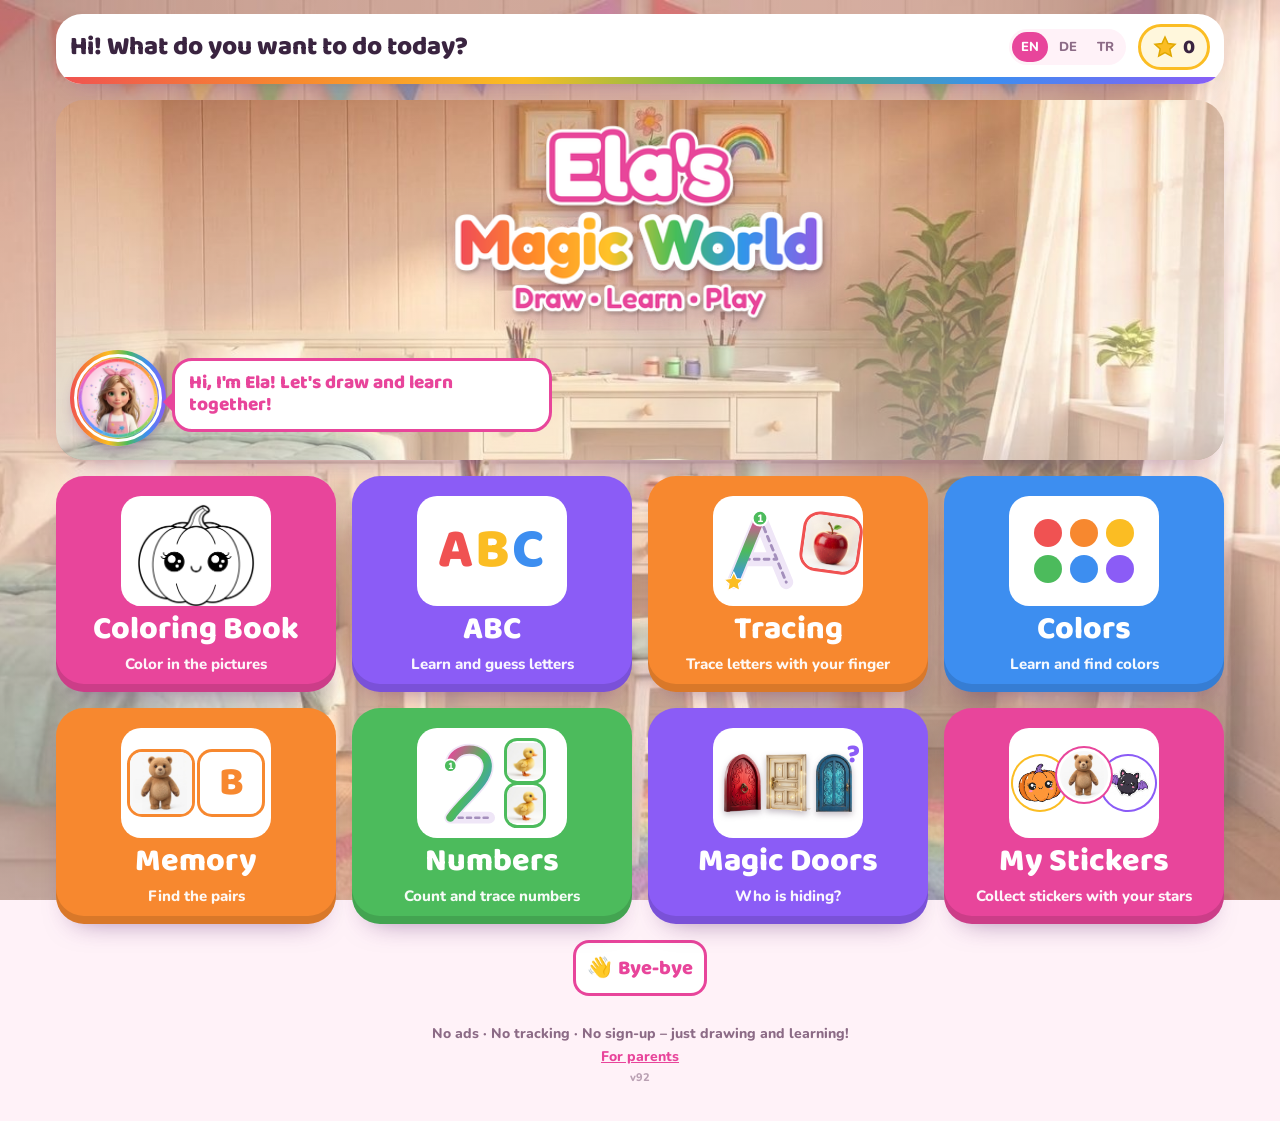
<file: index.html>
<!doctype html>
<html lang="en">
<head>
<meta charset="utf-8">
<meta name="viewport" content="width=device-width, initial-scale=1, viewport-fit=cover">
<title>Ela's Magic World</title>
<link rel="icon" href="bilder/ela-rund.png">
<link rel="stylesheet" href="schriften/schriften.css">
<link rel="stylesheet" href="gemeinsam.css?v=92">
<style>
/* Startseite: Intro-Video, dann Elas Zimmer mit Logo, Ela (mit Begrüßung), darunter große bunte Kacheln für jeden Bereich */
#intro{position:fixed;inset:0;z-index:60;background:#f6dccb;display:flex;align-items:center;justify-content:center}
#intro video{width:100%;height:100%;object-fit:cover}
@media (orientation:portrait){#intro video{height:64vh}}
#intro .go{position:absolute;left:50%;bottom:max(28px,env(safe-area-inset-bottom));transform:translateX(-50%);border:0;cursor:pointer;white-space:nowrap;
  font-family:var(--display);font-weight:800;font-size:clamp(24px,5vw,34px);color:#fff;background:var(--pink);border-radius:999px;padding:12px 34px;
  box-shadow:0 0 0 5px #fff,0 14px 30px -10px rgba(90,30,110,.6);animation:pulse 1.6s ease-in-out infinite}
#intro .skip{position:absolute;right:16px;top:max(16px,env(safe-area-inset-top));border:0;cursor:pointer;font:inherit;font-weight:800;font-size:15px;
  background:rgba(255,255,255,.85);color:var(--ink);border-radius:999px;padding:8px 16px}
@keyframes pulse{0%,100%{transform:translateX(-50%) scale(1)}50%{transform:translateX(-50%) scale(1.07)}}

.hero{position:relative;border-radius:28px;overflow:hidden;min-height:360px;display:flex;flex-direction:column;align-items:center;justify-content:space-between;gap:12px;
  padding:22px 14px 14px;background:#f6dccb url("bilder/zimmer.jpg") center 30%/cover;box-shadow:0 16px 34px -20px rgba(90,30,110,.55)}
.hero::before{content:"";position:absolute;inset:0;background:linear-gradient(180deg,rgba(255,255,255,.12),rgba(255,255,255,.5))}
.hero .logo-row{position:relative;display:flex;align-items:center;justify-content:center;gap:2px;width:100%}
.hero .logo-big{position:relative;width:min(380px,72%);height:auto;filter:drop-shadow(0 8px 14px rgba(90,30,110,.3));animation:float 3.5s ease-in-out infinite}
@keyframes float{0%,100%{transform:translateY(0) scale(1)}50%{transform:translateY(-6px) scale(1.03)}}
.hero .friends{position:relative;width:100%;display:flex;align-items:flex-end;justify-content:space-between;gap:10px}
.hero .ela{flex:1;min-width:0}
.hero .bubble{margin-bottom:14px;max-width:380px}
.friend{flex:none;border:0;padding:4px;cursor:pointer;border-radius:50%;background:var(--rainbow);box-shadow:0 8px 18px -8px rgba(90,30,110,.6)}
.hero .friend img,.hero .friend video{display:block;width:88px;height:88px;border-radius:50%;object-fit:cover;border:3px solid #fff;filter:none}
.friend.hop{animation:hop .6s ease}
@keyframes hop{0%,100%{transform:rotate(0)}25%{transform:rotate(-10deg)}75%{transform:rotate(10deg)}}
@media (max-width:600px){.hero{min-height:300px}.hero .friend img,.hero .friend video{width:62px;height:62px}.hero .bubble{font-size:15px;margin-bottom:8px}}
@media (prefers-reduced-motion:reduce){#intro .go,.hero .logo-big,.friend.hop{animation:none}}
.tiles{display:grid;grid-template-columns:repeat(auto-fill,minmax(240px,1fr));gap:16px}
.tile{position:relative;display:flex;flex-direction:column;align-items:center;gap:8px;text-decoration:none;color:#fff;border-radius:28px;padding:20px 16px 18px;
  background:var(--c);box-shadow:inset 0 -8px 0 rgba(0,0,0,.12),0 14px 28px -18px rgba(90,30,110,.6);transition:transform .15s}
.tile:hover{transform:translateY(-4px) rotate(-1deg)}
.tile .pic{width:150px;height:110px;border-radius:20px;background:#fff;display:grid;place-items:center;overflow:hidden}
.tile .pic img{max-width:90%;max-height:90%}
.tile b{font-family:var(--display);font-weight:800;font-size:32px;line-height:1}
.tile small{font-weight:800;font-size:15px;opacity:.95;text-align:center}
.tile.soon{filter:saturate(.55);cursor:default}
.tile.soon:hover{transform:none}
.badge{position:absolute;top:12px;right:12px;background:var(--yellow);color:var(--ink);font-weight:800;font-size:13px;border-radius:999px;padding:3px 10px}
.mini-abc{font-family:var(--display);font-weight:800;font-size:56px;color:var(--red);line-height:1;letter-spacing:2px}
.mini-abc span:nth-child(2){color:var(--yellow)} .mini-abc span:nth-child(3){color:var(--blue)}
.dots{display:grid;grid-template-columns:repeat(3,28px);gap:8px}
.dots i{width:28px;height:28px;border-radius:50%}
.mem-ico{display:flex;gap:8px;align-items:center}
.mini-sticker{display:flex;align-items:center}
.mini-sticker img{width:48px;height:48px;object-fit:contain;border-radius:50%;background:#fff;box-shadow:0 0 0 3px #fff,0 0 0 5px var(--yellow);margin:0 -2px}
.mini-sticker img:nth-child(1){transform:rotate(-10deg)} .mini-sticker img:nth-child(2){transform:translateY(-8px);z-index:1;box-shadow:0 0 0 3px #fff,0 0 0 5px var(--pink)} .mini-sticker img:nth-child(3){transform:rotate(9deg);box-shadow:0 0 0 3px #fff,0 0 0 5px var(--purple)}
.mini-tueren{position:relative;display:flex;gap:5px;align-items:flex-end}
.mini-tueren img{height:58px;width:auto;filter:drop-shadow(0 3px 3px rgba(58,36,64,.3))}
.mini-tueren b{position:absolute;right:-8px;top:-12px;font-size:26px;font-family:var(--display);font-weight:800;color:var(--purple);line-height:1}
.bye-box{display:flex;justify-content:center}
.bye{background:#fff;color:var(--pink);font-family:var(--display);font-size:20px;box-shadow:inset 0 0 0 3px var(--pink)}
.mem-ico img,.mem-ico b{width:62px;height:62px;border-radius:12px;box-shadow:0 0 0 3px var(--orange)}
.mem-ico b{display:grid;place-items:center;font-family:var(--display);font-size:40px;color:var(--orange);background:#fff}
.mini-spur{position:relative;display:flex;align-items:center;gap:2px}
/* Numbers-Kachel: halb nachgespurte 2 + zwei Enten zum Zählen (Zählen und Nachspuren) – bewusst ohne Bewegung */
.mini-zahl{display:flex;align-items:center;gap:6px}
.mini-zahl svg{width:64px;height:86px}
.mini-zahl .enten{display:flex;flex-direction:column;gap:4px}
.mini-zahl .enten img{width:40px;height:40px;object-fit:contain;border-radius:10px;box-shadow:0 0 0 3px var(--green);background:#fff}
.mini-spur svg{width:82px;height:82px}
.mini-spur img{width:54px;height:54px;object-fit:contain;border-radius:14px;box-shadow:0 0 0 3px var(--red);background:#fff;transform:rotate(8deg) translateY(-8px);animation:apfel-hupf 2.4s ease-in-out infinite}
@keyframes apfel-hupf{0%,100%{transform:rotate(8deg) translateY(-8px)}40%{transform:rotate(-4deg) translateY(-18px)}60%{transform:rotate(6deg) translateY(-4px)}}
/* Kürbis (Malbuch) und Bär (Memory) hüpfen sanft wie der Apfel beim Nachspuren – leicht versetzt, damit nicht alle im Takt wackeln */
.tile .pic img.hupf{animation:kachel-hupf 2.6s ease-in-out infinite;transform-origin:50% 90%}
.tile .pic img.hupf.spaet{animation-delay:-1.3s;animation-duration:2.9s}
@keyframes kachel-hupf{0%,100%{transform:rotate(-4deg) translateY(0)}40%{transform:rotate(4deg) translateY(-9px)}60%{transform:rotate(-2deg) translateY(-2px)}}
/* Sticker: nur der mittlere hüpft (er sitzt schon etwas höher, daher eigene Bewegung) */
.mini-sticker img:nth-child(2){animation:sticker-hupf 3.1s ease-in-out infinite;animation-delay:-.7s}
@keyframes sticker-hupf{0%,100%{transform:translateY(-8px) rotate(0)}40%{transform:translateY(-16px) rotate(-6deg)}60%{transform:translateY(-6px) rotate(3deg)}}
@media (prefers-reduced-motion:reduce){.mini-spur img,.tile .pic img.hupf,.mini-sticker img:nth-child(2){animation:none}}
.fuss .version{font-size:11px;opacity:.6}
</style>
</head>
<body>
<!-- Intro: Video läuft stumm, nach "Let's go!" mit Ton. Pro Besuch nur einmal (sessionStorage). -->
<div id="intro" hidden>
  <video id="intro-vid" muted loop playsinline preload="auto"></video>
  <button class="skip" id="intro-skip" type="button" data-t="intro_skip"></button>
  <button class="go" id="intro-go" type="button" data-t="intro_go"></button>
</div>

<div class="app">
  <header class="top">
    <h1 style="font-size:clamp(20px,3vw,26px)" data-t="home_title"></h1>
    <div class="lang" id="lang"></div>
    <div class="stars" data-t-label="stars"><svg viewBox="0 0 24 24"><path d="M12 2l3 6.5 7 .8-5.2 4.8 1.5 7L12 17.6 5.7 21l1.5-7L2 9.3l7-.8z"/></svg><span id="stars-n">0</span></div>
  </header>

  <section class="hero">
    <div class="logo-row">
      <img class="logo-big" src="bilder/logo.png" alt="Ela's Magic World – Draw, Learn, Play">
    </div>
    <div class="friends">
      <div class="ela">
        <button class="friend" id="ela-friend" type="button" aria-label="Ela"><img src="bilder/ela-rund.png" alt=""></button>
        <div class="bubble" id="bubble" role="status" data-t="home_hello"></div>
      </div>
    </div>
  </section>

  <nav class="tiles" aria-label="Areas">
    <a class="tile" href="malbuch.html?v=92" style="--c:var(--pink)">
      <div class="pic"><img class="hupf" src="bilder/halloween/P-Pumpkin.png" alt=""></div>
      <b data-t="t_malbuch"></b><small data-t="t_malbuch_s"></small>
    </a>
    <a class="tile" href="abc.html?v=92" style="--c:var(--purple)">
      <div class="pic"><div class="mini-abc"><span>A</span><span>B</span><span>C</span></div></div>
      <b data-t="t_abc"></b><small data-t="t_abc_s"></small>
    </a>
    <a class="tile" href="schreiben.html?v=92" style="--c:var(--orange)">
      <div class="pic"><div class="mini-spur"><svg viewBox="0 0 100 100" aria-hidden="true">
        <defs><linearGradient id="rb" x1="0" y1="1" x2="0" y2="0"><stop offset="0" stop-color="#3d8ef0"/><stop offset=".5" stop-color="#4cbb5c"/><stop offset="1" stop-color="#e8459b"/></linearGradient></defs>
        <path d="M18 88 L50 10 L82 88 M31 60 L69 60" fill="none" stroke="#efe6f7" stroke-width="17" stroke-linecap="round" stroke-linejoin="round"/>
        <path d="M50 10 L82 88 M31 60 L69 60" fill="none" stroke="#a48fbc" stroke-width="3.5" stroke-dasharray="6 6" stroke-linecap="round"/>
        <path d="M50 10 L18 88" fill="none" stroke="url(#rb)" stroke-width="12" stroke-linecap="round"/>
        <circle cx="50" cy="10" r="9" fill="#4cbb5c" stroke="#fff" stroke-width="2.5"/><text x="50" y="14.5" text-anchor="middle" font-family="Baloo 2,Nunito,sans-serif" font-weight="800" font-size="13" fill="#fff">1</text>
        <path d="M18 76l3.6 7.6 8.2 1.1-6 5.6 1.6 8-7.4-4-7.4 4 1.6-8-6-5.6 8.2-1.1z" fill="#fbbd23" stroke="#fff" stroke-width="1.5"/>
      </svg><img src="bilder/abc/A-Apple.jpg" alt=""></div></div>
      <b data-t="t_schreiben"></b><small data-t="t_schreiben_s"></small>
    </a>
    <a class="tile" href="farben.html?v=92" style="--c:var(--blue)">
      <div class="pic"><div class="dots"><i style="background:#f05252"></i><i style="background:#f7882f"></i><i style="background:#fbbd23"></i><i style="background:#4cbb5c"></i><i style="background:#3d8ef0"></i><i style="background:#8b5cf6"></i></div></div>
      <b data-t="t_farben"></b><small data-t="t_farben_s"></small>
    </a>
    <a class="tile" href="memory.html?v=92" style="--c:var(--orange)">
      <div class="pic"><div class="mem-ico"><img class="hupf spaet" src="bilder/abc/B-Bear.jpg" alt=""><b>B</b></div></div>
      <b data-t="t_memory"></b><small data-t="t_memory_s"></small>
    </a>
    <a class="tile" href="zahlen.html?v=92" style="--c:var(--green)">
      <div class="pic"><div class="mini-zahl"><svg viewBox="-8 -12 86 124" aria-hidden="true">
        <defs><linearGradient id="rb2" x1="0" y1="0" x2="1" y2="1"><stop offset="0" stop-color="#e8459b"/><stop offset=".5" stop-color="#4cbb5c"/><stop offset="1" stop-color="#3d8ef0"/></linearGradient></defs>
        <path d="M8 25 C10 -6 62 -6 62 26 C62 50 30 70 8 100 L64 100" fill="none" stroke="#efe6f7" stroke-width="17" stroke-linecap="round" stroke-linejoin="round"/>
        <path d="M8 100 L64 100" fill="none" stroke="#a48fbc" stroke-width="3.5" stroke-dasharray="6 6" stroke-linecap="round"/>
        <path d="M8 25 C10 -6 62 -6 62 26 C62 50 30 70 8 100" fill="none" stroke="url(#rb2)" stroke-width="12" stroke-linecap="round"/>
        <circle cx="8" cy="25" r="9" fill="#4cbb5c" stroke="#fff" stroke-width="2.5"/><text x="8" y="29.5" text-anchor="middle" font-family="Baloo 2,Nunito,sans-serif" font-weight="800" font-size="13" fill="#fff">1</text>
      </svg><span class="enten"><img src="bilder/zahlen/ente.jpg" alt=""><img src="bilder/zahlen/ente.jpg" alt=""></span></div></div>
      <b data-t="t_zahlen"></b><small data-t="t_zahlen_s"></small>
    </a>
    <a class="tile" href="tueren.html?v=92" style="--c:var(--purple)">
      <div class="pic"><div class="mini-tueren"><img src="bilder/tueren/tuer-rot.webp" alt=""><img src="bilder/tueren/tuer-gelb.webp" alt=""><img src="bilder/tueren/tuer-blau.webp" alt=""><b>?</b></div></div>
      <b data-t="t_tueren"></b><small data-t="t_tueren_s"></small>
    </a>
    <a class="tile" href="sticker.html?v=92" style="--c:var(--pink)">
      <div class="pic"><div class="mini-sticker"><img src="bilder/halloween/bunt/P-Pumpkin.jpg" alt=""><img src="bilder/abc/B-Bear.jpg" alt=""><img src="bilder/halloween/bunt/B-Bat.jpg" alt=""></div></div>
      <b data-t="t_sticker"></b><small data-t="t_sticker_s"></small>
    </a>
  </nav>

  <div class="bye-box"><button class="btn bye" id="bye" type="button">👋 <span data-t="bye"></span></button></div>

  <footer class="fuss">
    <p data-t="f_safe"></p>
    <p><a href="info.html?v=92" data-t="f_parents"></a></p>
    <p class="version">v92</p>
  </footer>
</div>
<script src="gemeinsam.js?v=92"></script>
<script src="daten.js?v=92"></script>
<script>
document.querySelectorAll(".tile.soon").forEach(tile => tile.addEventListener("click", e => {
  e.preventDefault(); say(t("home_soon", { x: t(tile.dataset.soon) }));
}));
/* Im Oktober: Hexen-Ela (Halloween-Look), sonst die normale Ela */
const halloween = new Date().getMonth() === 9;
const HALLO = halloween ? "hw_hello" : "home_hello";
let elaClip = null;
if (halloween) {
  // Hexen-Ela im Kreis: Standbild, sie schaut nach vorn (das "schaut zu"-Video blickte zur Seite, sah im Kreis komisch aus).
  // Beim Antippen sagt sie "Hallo" als kleines Video mit ihrer Stimme, danach wieder das Standbild.
  elaClip = document.createElement("video");
  Object.assign(elaClip, { poster: "bilder/ela-hexe-rund.jpg", playsInline: true });
  elaClip.setAttribute("playsinline", ""); elaClip.setAttribute("aria-hidden", "true");
  document.querySelector("#ela-friend img").replaceWith(elaClip);
  elaClip.addEventListener("ended", () => { elaClip.removeAttribute("src"); elaClip.load(); });
  document.querySelector(".hero").style.backgroundImage = 'url("bilder/zimmer-halloween.jpg")';   // Halloween-Zimmer
  say(t(HALLO));
}
// Keine Text-Meldung "You have 55 stars" – die Kinder können noch nicht lesen; die Sterne zeigt oben rechts das Sternchen-Feld.

/* Ela spricht, wenn man sie antippt */
function hop(el){ el.classList.remove("hop"); void el.offsetWidth; el.classList.add("hop"); }
document.getElementById("ela-friend").onclick = e => {
  hop(e.currentTarget); say(t(HALLO));
  if (!elaClip) return speak(t(HALLO));
  try { speechSynthesis.cancel(); } catch(err){}
  Object.assign(elaClip, { src: "bilder/ela-hexe-hallo.mp4", muted: false, loop: false });
  const p = elaClip.play(); if (p && p.catch) p.catch(() => speak(t(HALLO)));
};
let byeNr = 0;
/* Abschied: "Bye-bye, Magic World! See you next time!" mit Elas Stimme, Ela winkt */
document.getElementById("bye").onclick = () => {
  hop(document.getElementById("ela-friend"));
  say(t("bye_text"));
  // abwechselnd "Bye-bye, Magic World! See you next time!" und "Bye-bye, see you soon!"
  byeNr = (byeNr || 0) + 1;
  if (LANG === "en") elaSagt(byeNr % 2 ? STIMMEN.tschuess : STIMMEN.tschuess2, t("bye_text")); else speak(t("bye_text"));
};

/* Intro-Video: einmal pro Besuch, nicht bei jeder Rückkehr zur Startseite */
const intro = document.getElementById("intro"), vid = document.getElementById("intro-vid");
let introGesehen = false;
try { introGesehen = sessionStorage.getItem("ela-intro") === "1"; } catch(e){}
function introZu(){
  if (intro.hidden) return;
  intro.hidden = true;
  try { vid.pause(); sessionStorage.setItem("ela-intro", "1"); } catch(e){}
}
// Oktober: Hexen-Ela zaubert Glitzer ins Zimmer, sonst das Logo-Video
// Oktober: Logo im Halloween-Zimmer, sonst Logo in Elas Zimmer
const introListe = halloween ? ["bilder/intro-halloween"] : ["bilder/intro"];
let introNr = 0, introDatei = introListe[0];
vid.addEventListener("ended", () => {
  if (++introNr >= introListe.length) return introZu();
  introDatei = introListe[introNr]; vid.poster = introDatei + ".jpg"; vid.src = introDatei + ".mp4";
  const p = vid.play(); if (p && p.catch) p.catch(introZu);
});
vid.addEventListener("error", introZu);
if (!introGesehen) {   // Video nur laden, wenn das Intro auch gezeigt wird
  intro.hidden = false;
  vid.poster = introDatei + ".jpg"; vid.src = introDatei + ".mp4";
  const p = vid.play(); if (p && p.catch) p.catch(() => {});
}
document.getElementById("intro-skip").onclick = introZu;
document.getElementById("intro-go").onclick = e => {
  e.currentTarget.hidden = true;
  vid.loop = false; vid.muted = false; vid.currentTime = 0;
  const p = vid.play(); if (p && p.catch) p.catch(introZu);
};
</script>
</body>
</html>
</file>
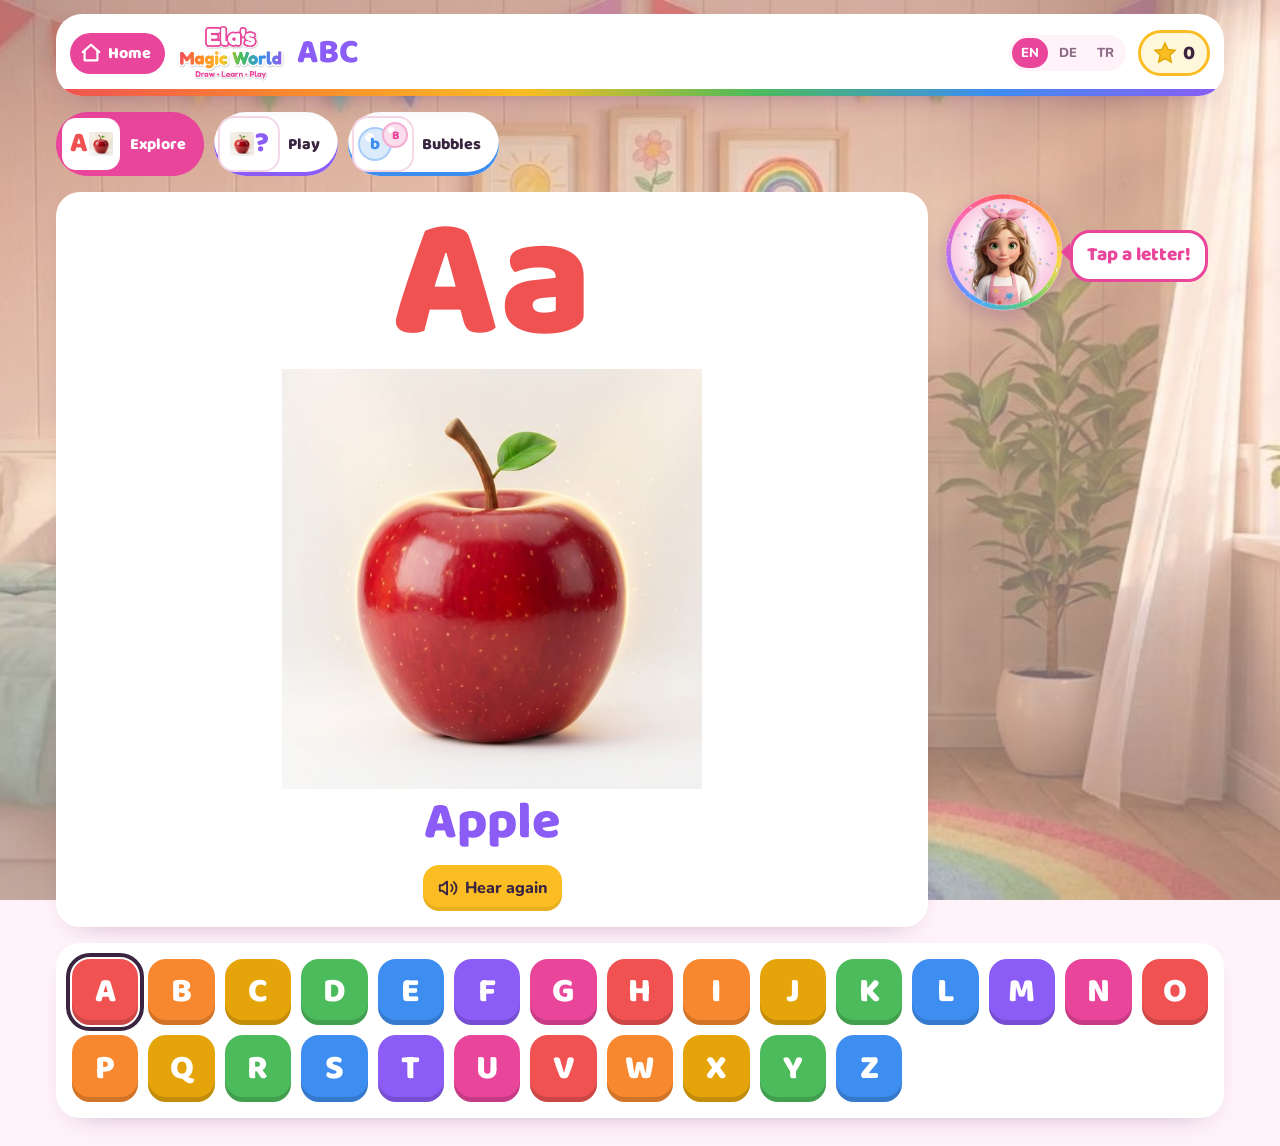
<file: abc.html>
<!doctype html>
<html lang="en">
<head>
<meta charset="utf-8">
<meta name="viewport" content="width=device-width, initial-scale=1, viewport-fit=cover">
<title>ABC – Ela's Magic World</title>
<link rel="icon" href="bilder/ela-rund.png">
<link rel="stylesheet" href="schriften/schriften.css">
<link rel="stylesheet" href="gemeinsam.css?v=92">
<style>
/* ABC: Tabs Entdecken/Spielen; links die große Buchstabenkarte bzw. das Rätsel, rechts Ela; darunter das Buchstaben-Raster */
.top h1{color:var(--purple)}
.main{display:grid;grid-template-columns:1fr 280px;gap:16px;align-items:start}
@media (max-width:860px){.main{grid-template-columns:1fr}}
.big{display:flex;flex-direction:column;align-items:center;gap:8px;text-align:center;min-width:0}
.big .letter{font-family:var(--display);font-weight:800;font-size:clamp(90px,16vw,170px);line-height:.9;color:var(--c,var(--orange))}
.big .bild{width:min(420px,100%);aspect-ratio:16/10;display:grid;place-items:center}
.big .bild img{max-width:100%;max-height:100%}
.big .word{font-family:var(--display);font-weight:800;font-size:clamp(32px,6vw,52px);line-height:1;color:var(--purple)}
.big .de{color:var(--muted);font-weight:800;font-size:18px}
.speaker{background:var(--yellow);color:var(--ink)}
.grid{display:grid;grid-template-columns:repeat(auto-fill,minmax(64px,1fr));gap:10px}
.grid button{font-family:var(--display);font-weight:800;font-size:34px;line-height:1;aspect-ratio:1;border:0;border-radius:18px;cursor:pointer;color:#fff;
  background:var(--c);box-shadow:inset 0 -5px 0 rgba(0,0,0,.15);padding:0}
.grid button[aria-pressed="true"]{outline:4px solid var(--ink);outline-offset:2px}

.q{font-family:var(--display);font-weight:800;font-size:clamp(22px,4vw,30px);color:var(--purple);text-align:center;margin:0}
.choices{display:grid;grid-template-columns:repeat(3,1fr);gap:14px;width:100%}
.choice{border:0;border-radius:22px;cursor:pointer;background:var(--bg);box-shadow:inset 0 -6px 0 rgba(0,0,0,.08);padding:10px;display:grid;place-items:center;min-height:120px}
.choice.l{font-family:var(--display);font-weight:800;font-size:clamp(56px,10vw,90px);line-height:1;color:#fff;background:var(--c)}
.choice img{max-width:100%;max-height:150px}
.choice.ok{background:var(--green);color:#fff}

/* Blasen: "Find the letter G!" – alle Blasen mit G/g antippen, sie platzen */
.ziel{display:flex;align-items:center;justify-content:center;gap:12px;flex-wrap:wrap}
.ziel .bl{width:84px;height:84px;font-size:46px}
.himmel{position:relative;width:100%;height:clamp(320px,52vh,500px);border-radius:22px;overflow:hidden;
  background:linear-gradient(#e6f3ff,#fdf0ff);box-shadow:inset 0 0 0 3px var(--line)}
.bl{position:absolute;display:grid;place-items:center;width:clamp(56px,13vw,90px);aspect-ratio:1;border-radius:50%;border:0;cursor:pointer;padding:0;
  font-family:var(--display);font-weight:800;font-size:clamp(28px,6vw,44px);line-height:1;color:var(--c);
  background:radial-gradient(circle at 32% 28%,#fff 0 12%,rgba(255,255,255,.55) 13% 30%,transparent 31%),
    radial-gradient(circle at 50% 50%,rgba(255,255,255,.85) 0 55%,color-mix(in srgb,var(--c) 28%,#fff) 70%,color-mix(in srgb,var(--c) 55%,#fff) 100%);
  box-shadow:0 0 0 3px color-mix(in srgb,var(--c) 45%,#fff),0 10px 18px -12px rgba(58,36,64,.6);animation:schweben var(--d,4s) ease-in-out infinite;animation-delay:var(--v,0s)}
.ziel .bl{position:static;animation:none}
@keyframes schweben{0%,100%{transform:translateY(0)}50%{transform:translateY(-12px)}}
.bl.platzt{animation:platzen .35s ease-out forwards;pointer-events:none}
@keyframes platzen{0%{transform:scale(1)}60%{transform:scale(1.35);opacity:.7}100%{transform:scale(1.6);opacity:0}}
.bl.nein{animation:wiggle .4s ease}
.fund{display:flex;gap:6px;justify-content:center;min-height:30px}
.fund i{width:26px;height:26px;border-radius:50%;background:var(--line)}
.fund i.ja{background:var(--yellow);box-shadow:0 0 0 3px #fff7dc}
@media (prefers-reduced-motion:reduce){.bl{animation:none}}
</style>
</head>
<body>
<div class="app">
  <header class="top">
    <a class="home" href="index.html"><svg viewBox="0 0 24 24" fill="none" stroke="currentColor" stroke-width="2.4" stroke-linecap="round" stroke-linejoin="round"><path d="M3 11l9-8 9 8"/><path d="M5 10v10h14V10"/></svg><span data-t="start"></span></a>
    <img class="logo" src="bilder/logo.png" alt="Ela's Magic World">
    <h1>ABC</h1>
    <div class="lang" id="lang"></div>
    <div class="stars" data-t-label="stars"><svg viewBox="0 0 24 24"><path d="M12 2l3 6.5 7 .8-5.2 4.8 1.5 7L12 17.6 5.7 21l1.5-7L2 9.3l7-.8z"/></svg><span id="stars-n">0</span></div>
  </header>

  <div class="tabs">
    <button class="tab bild" id="tab-lernen" type="button" style="--c:var(--pink)" aria-pressed="true"><span class="tab-bild" aria-hidden="true"><b class="tb-L" style="color:#f05252">A</b><img class="tb-mini" src="bilder/abc/A-Apple.jpg" alt=""></span><span data-t="explore"></span></button>
    <button class="tab bild" id="tab-spiel" type="button" style="--c:var(--purple)" aria-pressed="false"><span class="tab-bild" aria-hidden="true"><img class="tb-mini" src="bilder/abc/A-Apple.jpg" alt=""><b class="tb-L" style="color:var(--purple)">?</b></span><span data-t="play"></span></button>
    <button class="tab bild" id="tab-blasen" type="button" style="--c:var(--blue)" aria-pressed="false"><span class="tab-bild" aria-hidden="true"><i class="tb-blase" style="--c:#3d8ef0">b</i><i class="tb-blase klein" style="--c:#e8459b">B</i></span><span data-t="bl_tab"></span></button>
  </div>

  <div class="main">
    <section class="card">
      <!-- Entdecken -->
      <div id="lernen">
        <div class="big" id="karte">
          <div class="letter" id="k-letter">Aa</div>
          <div class="bild" id="k-bild"></div>
          <div class="word" id="k-word">Apple</div>
          <div class="de" id="k-de">Apfel</div>
          <button class="btn speaker" id="k-say" type="button"><svg viewBox="0 0 24 24" fill="none" stroke="currentColor" stroke-width="2" stroke-linecap="round" stroke-linejoin="round"><path d="M11 5L6 9H3v6h3l5 4z"/><path d="M15.5 8.5a5 5 0 0 1 0 7"/><path d="M18.5 5.5a9 9 0 0 1 0 13"/></svg><span data-t="hear"></span></button>
        </div>
      </div>
      <!-- Blasen -->
      <div id="blasen" hidden>
        <div class="big" style="gap:12px">
          <div class="ziel">
            <button class="bl" id="bl-ziel" type="button" style="--c:var(--blue)" data-t-label="hear_q">Bb</button>
          </div>
          <div class="fund" id="fund"></div>
          <div class="himmel" id="himmel"></div>
        </div>
      </div>
      <!-- Spielen -->
      <div id="spiel" hidden>
        <div class="big" style="gap:14px">
          <p class="q" id="frage"></p>
          <div class="bild" id="s-bild"></div>
          <div class="letter" id="s-letter" hidden></div>
          <div class="choices" id="choices"></div>
          <button class="btn speaker" id="s-say" type="button"><svg viewBox="0 0 24 24" fill="none" stroke="currentColor" stroke-width="2" stroke-linecap="round" stroke-linejoin="round"><path d="M11 5L6 9H3v6h3l5 4z"/><path d="M15.5 8.5a5 5 0 0 1 0 7"/><path d="M18.5 5.5a9 9 0 0 1 0 13"/></svg><span data-t="hear_q"></span></button>
        </div>
      </div>
    </section>
    <aside class="ela">
      <img class="round tippbar" id="ela-tipp" src="bilder/ela-rund.png" alt="Ela">
      <div class="bubble" id="bubble" role="status" data-t="a_tap"></div>
    </aside>
  </div>

  <section class="card" id="raster-box">
    <div class="grid" id="raster" aria-label="Alphabet"></div>
  </section>
</div>

<script src="gemeinsam.js?v=92"></script>
<script src="daten.js?v=92"></script>
<script>
/* Auf Ela tippen: ihre Videos der Reihe nach */
const elaBild = document.getElementById("ela-tipp");   // fest merken: beim Kreis-Video ist das Bild kurz nicht im DOM
elaTippen(elaBild, ELA_VIDEOS.seite.abc);
const BUNT = ["#f05252","#f7882f","#e5a50a","#4cbb5c","#3d8ef0","#8b5cf6","#e8459b"];
const farbe = L => BUNT[(L.charCodeAt(0) - 65) % BUNT.length];
const LETTERS = Object.keys(ABC_WOERTER);

/* ---------- Entdecken ---------- */
const raster = document.getElementById("raster");
LETTERS.forEach(L => {
  const b = document.createElement("button"); b.type = "button"; b.textContent = L; b.id = "abc-" + L;
  b.style.setProperty("--c", farbe(L)); b.setAttribute("aria-label", L);
  b.onclick = () => zeige(L, true);
  raster.appendChild(b);
});
let aktuell = "A", nr = 0, karteJetzt = null;
// Nochmal auf denselben Buchstaben tippen = nächste Karte (z. B. B: Bear → Bat)
function zeige(L, laut){
  nr = (L === aktuell && laut) ? nr + 1 : 0;
  aktuell = L;
  const alle = karten(L), k = alle[nr % alle.length], en = k.wort.en;
  karteJetzt = k;
  const karte = document.getElementById("karte"); karte.style.setProperty("--c", farbe(L));
  document.getElementById("k-letter").textContent = L + L.toLowerCase();
  document.getElementById("k-word").textContent = en;
  document.getElementById("k-de").textContent = LANG === "en" ? "" : tx(k.wort);
  document.getElementById("k-bild").innerHTML = k.bild ? `<img src="${k.bild}" alt="${en}">` : "";
  [...raster.children].forEach(b => b.setAttribute("aria-pressed", b.id === "abc-" + L));
  store.set("ela-abc", L);
  if (laut) { sprich(L, k); say(t(k.bild ? "a_is" : "a_nopic", { L, w: en })); }
}
function sprich(L, k){
  const en = k.wort.en, ersatz = `${L}. ${L} is for ${en}.`;
  const hauptwort = k.wort === ABC_WOERTER[L];   // Elas Aufnahmen gehören zum ABC-Hauptwort ("K is for Kite")
  if (ELA_VIDEOS.abc[en]) return elaKreisVideo(elaBild, ELA_VIDEOS.abc[en], ersatz);   // Ela sagt es im Kreis: "P is for Pumpkin"
  // Elas echte Stimme, wenn möglich mit "Can you say it with me?" und dem Wort zum Nachsprechen
  if (hauptwort && STIMMEN.abc[L]) elaSagt(STIMMEN.wort[L] ? [STIMMEN.abc[L], STIMMEN.mitsprechen, STIMMEN.wort[L]] : [STIMMEN.abc[L]], ersatz);
  else if (STIMMEN.buchstabe[L]) elaSagt([STIMMEN.buchstabe[L]], ersatz, `${L} is for ${en}.`);
  else speak(ersatz, "en-US");
}
document.getElementById("k-say").onclick = () => sprich(aktuell, karteJetzt);

/* ---------- Spielen ---------- */
// Zwei Rätselarten: Bild zeigen -> Buchstabe wählen, oder Buchstabe zeigen -> Bild wählen
// Spielbar sind alle Buchstaben mit Bild (Foto oder Ausmalbild); pro Runde wird je Buchstabe eine Karte gewählt
const MIT_BILD = LETTERS.filter(L => karten(L).some(k => k.bild));
const bildKarte = L => zufall(karten(L).filter(k => k.bild));
let richtig = null, art = 0, sperre = false, gewaehlt = {};
const mischen = a => a.map(v => [Math.random(), v]).sort((x, y) => x[0] - y[0]).map(v => v[1]);
function neueFrage(){
  sperre = false; gewaehlt = {};
  richtig = zufall(MIT_BILD.filter(L => L !== richtig));
  gewaehlt[richtig] = bildKarte(richtig);
  // Drei Rätselarten: 0 = Bild → Buchstabe, 1 = Buchstabe → Bild, 2 = "Find the letter G!" (nur wo Elas Aufnahme da ist)
  const arten = MIT_BILD.length >= 3 ? [0, 1] : [0];
  if (STIMMEN.finde[richtig] && LANG === "en") arten.push(2);
  art = zufall(arten);
  const choices = document.getElementById("choices"); choices.innerHTML = "";
  const sBild = document.getElementById("s-bild"), sLetter = document.getElementById("s-letter");
  if (art === 2) {
    document.getElementById("frage").textContent = t("a_q3", { L: richtig });
    sBild.hidden = true; sLetter.hidden = true;
    const opts = mischen([richtig, ...mischen(LETTERS.filter(L => L !== richtig)).slice(0, 2)]);
    opts.forEach(L => {
      const b = document.createElement("button"); b.type = "button"; b.className = "choice l";
      b.style.setProperty("--c", farbe(L)); b.textContent = L + L.toLowerCase(); b.setAttribute("aria-label", L);
      b.onclick = () => antwort(b, L); choices.appendChild(b);
    });
  } else if (art === 0) {
    document.getElementById("frage").textContent = t("a_q1");
    sBild.hidden = false; sLetter.hidden = true;
    sBild.innerHTML = `<img src="${gewaehlt[richtig].bild}" alt="?">`;
    const opts = mischen([richtig, ...mischen(LETTERS.filter(L => L !== richtig)).slice(0, 2)]);
    opts.forEach(L => {
      const b = document.createElement("button"); b.type = "button"; b.className = "choice l";
      b.style.setProperty("--c", farbe(L)); b.textContent = L; b.setAttribute("aria-label", L);
      b.onclick = () => antwort(b, L); choices.appendChild(b);
    });
  } else {
    document.getElementById("frage").textContent = t("a_q2", { L: richtig });
    sBild.hidden = true; sLetter.hidden = false;
    sLetter.textContent = richtig + richtig.toLowerCase(); sLetter.parentElement.style.setProperty("--c", farbe(richtig));
    const opts = mischen([richtig, ...mischen(MIT_BILD.filter(L => L !== richtig)).slice(0, 2)]);
    opts.forEach(L => {
      const b = document.createElement("button"); b.type = "button"; b.className = "choice";
      if (!gewaehlt[L]) gewaehlt[L] = bildKarte(L);
      b.innerHTML = `<img src="${gewaehlt[L].bild}" alt="${gewaehlt[L].wort.en}">`;
      b.onclick = () => antwort(b, L); choices.appendChild(b);
    });
  }
  frageVorlesen();
}
function frageVorlesen(){
  const text = art === 0 ? t("a_q1") : art === 1 ? t("a_q2", { L: richtig }) : t("a_q3", { L: richtig });
  if (art === 0 && LANG === "en") elaSagt([STIMMEN.raten], text);                                     // "Can you guess?"
  else if (art === 1 && LANG === "en" && STIMMEN.frage[richtig]) elaSagt([STIMMEN.frage[richtig]], text);   // "What starts with G?"
  else if (art === 1 && LANG === "en") elaSagt([STIMMEN.welches], text);                               // "Which picture starts with this letter?"
  else if (art === 2 && STIMMEN.finde[richtig]) elaSagt([STIMMEN.finde[richtig]], text);              // "Find the letter G!"
  else speak(text);
}
function antwort(btn, L){
  if (sperre) return;
  if (L === richtig) {
    sperre = true; btn.classList.add("ok", "yay");
    const k = gewaehlt[L], en = k.wort.en;
    say(`${lob()} ${t("a_is", { L, w: en })}`);
    // "Yes!" / "You did it!" mit Elas Stimme, dann "B is for Bat!"
    // Nächste Frage erst, wenn Ela ausgesprochen hat, dann eine ruhige Pause (sonst sprechen zwei Sätze übereinander)
    let weiterGeht = false;
    const naechste = () => { if (weiterGeht) return; weiterGeht = true; setTimeout(neueFrage, 1500); };
    if (STIMMEN.abc[L] && k.wort === ABC_WOERTER[L]) elaSagt([zufall(STIMMEN.lob), STIMMEN.abc[L]], `${L} is for ${en}!`, null, "en-US", naechste);
    else elaSagt([zufall(STIMMEN.lob)], `${L} is for ${en}!`, `${L} is for ${en}!`, "en-US", () => setTimeout(naechste, 1800));
    setTimeout(naechste, 9000);   // Sicherheitsnetz, falls ein Ton hängt
    sternDazu(); sternRegen();
  } else {
    btn.classList.remove("wiggle"); void btn.offsetWidth; btn.classList.add("wiggle");
    say(nochmal());
    if (LANG === "en") elaSagt([STIMMEN.denken]);   // "Think, think, think!"
  }
}
document.getElementById("s-say").onclick = frageVorlesen;

/* ---------- Blasen ----------
   Ela: "Find the letter G!" – 5 Blasen tragen G oder g, die anderen andere Buchstaben. Richtige Blase antippen = sie platzt.
   Nur Buchstaben mit Elas Aufnahme (STIMMEN.finde, A–L), damit keine Geräte-Stimme dazwischen spricht. Falsch = Blase wackelt nur. */
const BL_ZIELE = LETTERS.filter(L => STIMMEN.finde[L]);
const AEHNLICH = { B: "DPR", D: "BOP", E: "FB", F: "ET", C: "OGE", G: "CQO", I: "LJT", J: "IL", K: "XH", L: "IJT", A: "HV", H: "AK", M: "NW", N: "MH", O: "QCD", P: "BRD", Q: "OG", R: "PBK", S: "Z" };
let blZiel = null, blGefunden = 0, blRunden = 0, audioBl = null;
const BL_ANZAHL = 5;
function plopp(){
  try {
    if (!audioBl) audioBl = new (window.AudioContext || window.webkitAudioContext)();
    const o = audioBl.createOscillator(), g = audioBl.createGain(), t0 = audioBl.currentTime;
    o.type = "sine"; o.frequency.setValueAtTime(520, t0); o.frequency.exponentialRampToValueAtTime(1300, t0 + .09);
    g.gain.setValueAtTime(.0001, t0); g.gain.exponentialRampToValueAtTime(.12, t0 + .01); g.gain.exponentialRampToValueAtTime(.0001, t0 + .14);
    o.connect(g).connect(audioBl.destination); o.start(t0); o.stop(t0 + .16);
  } catch(e){}
}
function blasenRunde(){
  blZiel = zufall(BL_ZIELE.filter(L => L !== blZiel)); blGefunden = 0;
  const ziel = document.getElementById("bl-ziel");
  ziel.textContent = blZiel + blZiel.toLowerCase(); ziel.style.setProperty("--c", farbe(blZiel));
  document.getElementById("fund").innerHTML = "<i></i>".repeat(BL_ANZAHL);
  // 5 richtige (groß und klein gemischt) + 9 andere, gern ähnlich aussehende Buchstaben
  const richtige = [blZiel, blZiel.toLowerCase(), blZiel, blZiel.toLowerCase(), zufall([blZiel, blZiel.toLowerCase()])];
  const andereL = LETTERS.filter(L => L !== blZiel);
  const pool = [...(AEHNLICH[blZiel] || "").split(""), ...mischen(andereL)].filter(L => L !== blZiel);
  // Großes I und kleines l sehen in der Schrift gleich aus → nie als falsche Blasen (sonst unfair bei I oder L)
  const andere = [];
  for (const L of pool) {
    if (andere.length >= 9) break;
    const z = Math.random() < .5 ? L : L.toLowerCase();
    if (z === "I" || z === "l") continue;
    if (!andere.includes(z)) andere.push(z);
  }
  const alle = mischen([...richtige.map(z => ({ z, ok: true })), ...andere.map(z => ({ z, ok: false }))]);
  // Auf ein Raster mit leichtem Zufall verteilen, damit sich keine Blasen überdecken
  const himmel = document.getElementById("himmel"); himmel.innerHTML = "";
  const spalten = himmel.clientWidth < 500 ? 4 : 5, reihen = Math.ceil(alle.length / spalten);
  const zellen = mischen([...Array(spalten * reihen).keys()]).slice(0, alle.length);
  alle.forEach((b, i) => {
    const el = document.createElement("button"); el.type = "button"; el.className = "bl"; el.textContent = b.z;
    el.setAttribute("aria-label", b.z);
    const farbeB = farbe(String.fromCharCode(65 + Math.floor(Math.random() * 26)));
    el.style.setProperty("--c", farbeB);
    const zelle = zellen[i], sx = zelle % spalten, sy = Math.floor(zelle / spalten);
    el.style.left = `calc(${(sx + .5) / spalten * 100}% - clamp(28px,6.5vw,45px) + ${(Math.random() - .5) * 18}px)`;
    el.style.top = `calc(${(sy + .5) / reihen * 100}% - clamp(28px,6.5vw,45px) + ${(Math.random() - .5) * 16}px)`;
    el.style.setProperty("--d", (3 + Math.random() * 2.5).toFixed(2) + "s");
    el.style.setProperty("--v", (-Math.random() * 4).toFixed(2) + "s");
    el.onclick = () => blaseTippen(el, b.ok);
    himmel.appendChild(el);
  });
  say(t("a_q3", { L: blZiel }));
  elaSagt([STIMMEN.finde[blZiel]], `Find the letter ${blZiel}!`);
}
function blaseTippen(el, ok){
  if (!ok) { el.classList.remove("nein"); void el.offsetWidth; el.classList.add("nein"); return; }
  plopp(); el.classList.add("platzt"); setTimeout(() => el.remove(), 360);
  const punkte = document.getElementById("fund").children; if (punkte[blGefunden]) punkte[blGefunden].className = "ja";
  blGefunden++;
  if (blGefunden < BL_ANZAHL) return;
  // Alle gefunden: Elas Lob (nur bei jeder 2. Runde, sonst ihr Buchstabe), Stern, nächste Runde
  const mitLob = ++blRunden % 2 === 0;
  say(mitLob ? lob() : `${blZiel}! ${blZiel}!`);
  if (mitLob) elaSagt([zufall(STIMMEN.lob)], lob()); else if (STIMMEN.buchstabe[blZiel]) elaSagt([STIMMEN.buchstabe[blZiel]], blZiel);
  sternDazu(); sternRegen();
  setTimeout(() => { if (!document.getElementById("blasen").hidden) blasenRunde(); }, 2600);
}
document.getElementById("bl-ziel").onclick = () => { if (blZiel) elaSagt([STIMMEN.finde[blZiel]], `Find the letter ${blZiel}!`); };

/* ---------- Tabs ---------- */
function modus(m){
  ["lernen", "spiel", "blasen"].forEach(x => {
    document.getElementById("tab-" + x).setAttribute("aria-pressed", m === x);
    document.getElementById(x).hidden = m !== x;
  });
  document.getElementById("raster-box").hidden = m !== "lernen";
  if (m === "spiel") { say(t("a_play")); neueFrage(); }
  else if (m === "blasen") blasenRunde();
  else say(t("a_tap"));
}
document.getElementById("tab-lernen").onclick = () => modus("lernen");
document.getElementById("tab-spiel").onclick = () => modus("spiel");
document.getElementById("tab-blasen").onclick = () => modus("blasen");

zeige(store.get("ela-abc") || "A", false);
</script>
</body>
</html>
</file>
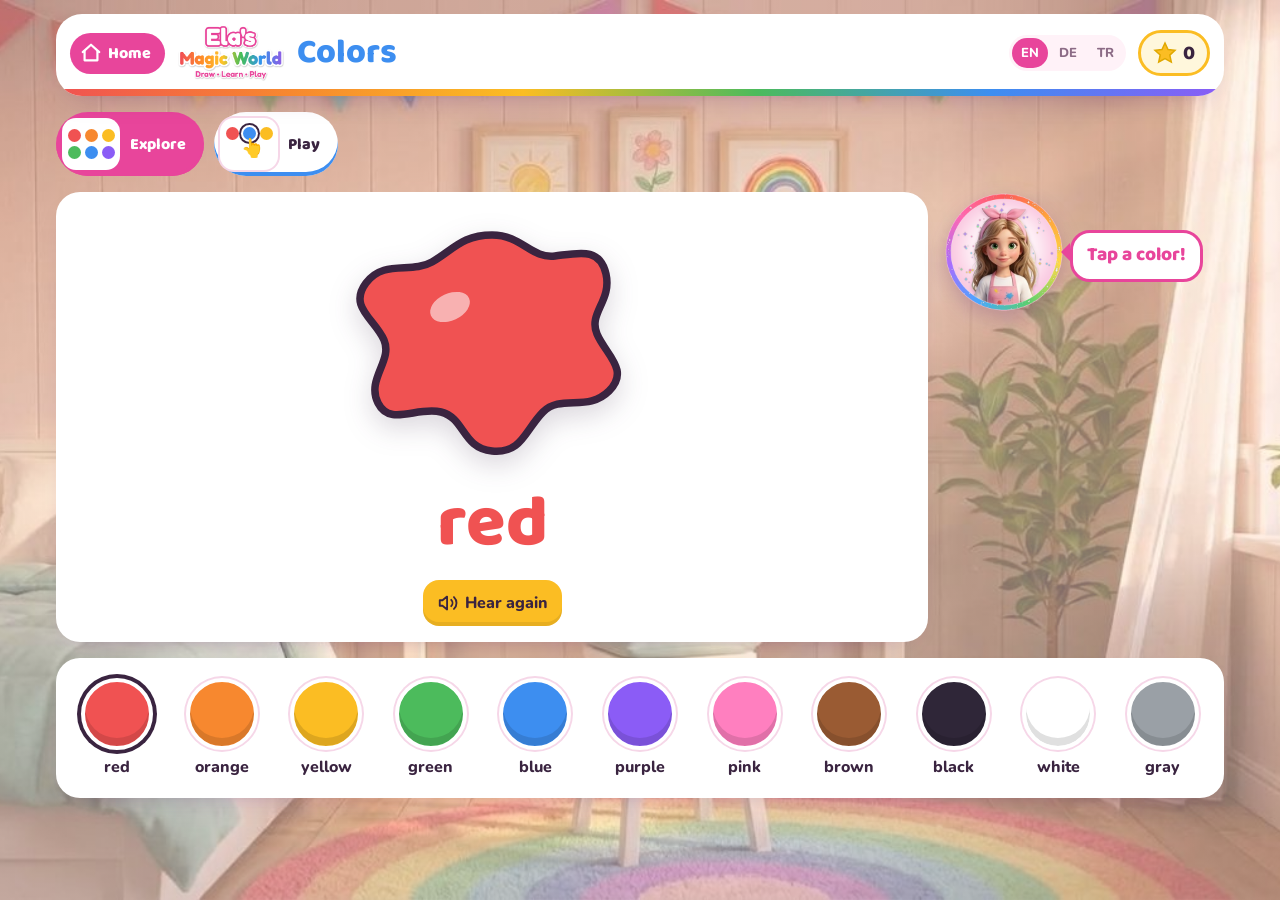
<file: farben.html>
<!doctype html>
<html lang="en">
<head>
<meta charset="utf-8">
<meta name="viewport" content="width=device-width, initial-scale=1, viewport-fit=cover">
<title>Colors – Ela's Magic World</title>
<link rel="icon" href="bilder/ela-rund.png">
<link rel="stylesheet" href="schriften/schriften.css">
<link rel="stylesheet" href="gemeinsam.css?v=92">
<style>
/* Farben: Tabs Entdecken/Spielen; links großer Farbklecks bzw. die Frage, rechts Ela; darunter die Farbtöpfe */
.top h1{color:var(--blue)}
.main{display:grid;grid-template-columns:1fr 280px;gap:16px;align-items:start}
@media (max-width:860px){.main{grid-template-columns:1fr}}
.big{display:flex;flex-direction:column;align-items:center;gap:10px;text-align:center;min-width:0}
.splash{width:min(300px,70vw);height:auto;filter:drop-shadow(0 10px 14px rgba(58,36,64,.18))}
.splash path{transition:fill .25s}
.cname{font-family:var(--display);font-weight:800;font-size:clamp(40px,8vw,72px);line-height:1;color:var(--ink)}
.cen{color:var(--muted);font-weight:800;font-size:20px}
.speaker{background:var(--yellow);color:var(--ink)}
.pots{display:grid;grid-template-columns:repeat(auto-fill,minmax(86px,1fr));gap:14px}
.pot{border:0;background:none;cursor:pointer;display:flex;flex-direction:column;align-items:center;gap:6px;font:inherit;font-weight:800;color:var(--ink);padding:4px;border-radius:18px}
.pot .blob{width:72px;height:72px;border-radius:50%;background:var(--c);border:4px solid #fff;box-shadow:0 0 0 2px var(--line),inset 0 -8px 0 rgba(0,0,0,.12)}
.pot[aria-pressed="true"] .blob{box-shadow:0 0 0 4px var(--ink),inset 0 -8px 0 rgba(0,0,0,.12)}
.q{font-family:var(--display);font-weight:800;font-size:clamp(26px,5vw,40px);color:var(--ink);margin:0;display:flex;align-items:center;gap:12px;flex-wrap:wrap;justify-content:center}
.choices{display:grid;grid-template-columns:repeat(2,1fr);gap:16px;width:min(460px,100%)}
.choices .pot .blob{width:min(130px,32vw);height:min(130px,32vw)}
</style>
</head>
<body>
<div class="app">
  <header class="top">
    <a class="home" href="index.html"><svg viewBox="0 0 24 24" fill="none" stroke="currentColor" stroke-width="2.4" stroke-linecap="round" stroke-linejoin="round"><path d="M3 11l9-8 9 8"/><path d="M5 10v10h14V10"/></svg><span data-t="start"></span></a>
    <img class="logo" src="bilder/logo.png" alt="Ela's Magic World">
    <h1 data-t="t_farben"></h1>
    <div class="lang" id="lang"></div>
    <div class="stars" data-t-label="stars"><svg viewBox="0 0 24 24"><path d="M12 2l3 6.5 7 .8-5.2 4.8 1.5 7L12 17.6 5.7 21l1.5-7L2 9.3l7-.8z"/></svg><span id="stars-n">0</span></div>
  </header>

  <div class="tabs">
    <button class="tab bild" id="tab-lernen" type="button" style="--c:var(--pink)" aria-pressed="true"><span class="tab-bild tb-punkte" aria-hidden="true"><i style="background:#f05252"></i><i style="background:#f7882f"></i><i style="background:#fbbd23"></i><i style="background:#4cbb5c"></i><i style="background:#3d8ef0"></i><i style="background:#8b5cf6"></i></span><span data-t="explore"></span></button>
    <button class="tab bild" id="tab-spiel" type="button" style="--c:var(--blue)" aria-pressed="false"><span class="tab-bild tb-punkte tb-finger" aria-hidden="true"><i style="background:#f05252"></i><i style="background:#3d8ef0" class="an"></i><i style="background:#fbbd23"></i><b>👆</b></span><span data-t="play"></span></button>
  </div>

  <div class="main">
    <section class="card">
      <div class="big" id="lernen">
        <svg class="splash" viewBox="0 0 200 180" aria-hidden="true"><path id="klecks" stroke="#3a2440" stroke-width="5" stroke-linejoin="round" fill="#f05252"
          d="M100 18c20 0 26 16 42 14s30-6 34 12-12 26-6 40 22 24 8 38-32 2-44 14-14 28-34 26-18-22-34-26-34 10-42-6 10-28 4-42-24-22-12-38 30-6 44-14 20-18 40-18z"/>
          <ellipse cx="72" cy="66" rx="14" ry="9" fill="#fff" opacity=".55" transform="rotate(-25 72 66)"/></svg>
        <div class="cname" id="cname">red</div>
        <div class="cen" id="cen"></div>
        <button class="btn speaker" id="say-color" type="button"><svg viewBox="0 0 24 24" fill="none" stroke="currentColor" stroke-width="2" stroke-linecap="round" stroke-linejoin="round"><path d="M11 5L6 9H3v6h3l5 4z"/><path d="M15.5 8.5a5 5 0 0 1 0 7"/><path d="M18.5 5.5a9 9 0 0 1 0 13"/></svg><span data-t="hear"></span></button>
      </div>
      <div class="big" id="spiel" hidden>
        <p class="q" id="frage"></p>
        <div class="choices" id="choices"></div>
        <button class="btn speaker" id="say-q" type="button"><svg viewBox="0 0 24 24" fill="none" stroke="currentColor" stroke-width="2" stroke-linecap="round" stroke-linejoin="round"><path d="M11 5L6 9H3v6h3l5 4z"/><path d="M15.5 8.5a5 5 0 0 1 0 7"/><path d="M18.5 5.5a9 9 0 0 1 0 13"/></svg><span data-t="hear_q"></span></button>
      </div>
    </section>
    <aside class="ela">
      <img class="round tippbar" id="ela-tipp" src="bilder/ela-rund.png" alt="Ela">
      <div class="bubble" id="bubble" role="status" data-t="f_tap"></div>
    </aside>
  </div>

  <section class="card" id="pots-box">
    <div class="pots" id="pots" aria-label="Colors"></div>
  </section>
</div>

<script src="gemeinsam.js?v=92"></script>
<script src="daten.js?v=92"></script>
<script>
/* Auf Ela tippen: ihre Videos der Reihe nach */
elaTippen(document.getElementById("ela-tipp"), ELA_VIDEOS.seite.farben);
/* ---------- Entdecken ---------- */
const pots = document.getElementById("pots");
const fname = f => tx(f.name);
LERNFARBEN.forEach((f, i) => {
  const b = document.createElement("button"); b.type = "button"; b.className = "pot"; b.id = "pot-" + i;
  b.style.setProperty("--c", f.hex);
  b.innerHTML = `<span class="blob"></span><span>${fname(f)}</span>`;
  b.onclick = () => zeige(i, true);
  pots.appendChild(b);
});
let aktuell = 0;
function zeige(i, laut){
  aktuell = i; const f = LERNFARBEN[i];
  document.getElementById("klecks").setAttribute("fill", f.hex);
  document.getElementById("cname").textContent = fname(f);
  document.getElementById("cname").style.color = f.hex === "#ffffff" ? "var(--ink)" : f.hex;
  document.getElementById("cen").textContent = LANG === "en" ? "" : f.name.en;
  [...pots.children].forEach((b, j) => b.setAttribute("aria-pressed", j === i));
  if (laut) { farbeSagen(f); say(t("f_this", { c: fname(f) })); }
}
/* Farbname mit Elas Stimme (red, orange, yellow, green, blue, purple), sonst Geräte-Stimme in der gewählten Sprache */
function farbeSagen(f){
  const datei = STIMMEN.farbe[f.name.en];
  if (datei && LANG === "en") elaSagt([datei], fname(f)); else speak(fname(f));
}
document.getElementById("say-color").onclick = () => farbeSagen(LERNFARBEN[aktuell]);

/* ---------- Spielen: "Tipp auf Blau!" ---------- */
let richtig = -1, sperre = false;
const mischen = a => a.map(v => [Math.random(), v]).sort((x, y) => x[0] - y[0]).map(v => v[1]);
function neueFrage(){
  sperre = false;
  const idx = LERNFARBEN.map((_, i) => i);
  richtig = zufall(idx.filter(i => i !== richtig));
  const f = LERNFARBEN[richtig];
  document.getElementById("frage").textContent = t("f_q", { c: fname(f) });
  const choices = document.getElementById("choices"); choices.innerHTML = "";
  mischen([richtig, ...mischen(idx.filter(i => i !== richtig)).slice(0, 3)]).forEach(i => {
    const c = LERNFARBEN[i], b = document.createElement("button");
    b.type = "button"; b.className = "pot"; b.style.setProperty("--c", c.hex);
    b.innerHTML = `<span class="blob"></span>`; b.setAttribute("aria-label", fname(c));
    b.onclick = () => antwort(b, i); choices.appendChild(b);
  });
  speak(t("f_q", { c: fname(f) }));
}
function antwort(btn, i){
  if (sperre) return;
  if (i === richtig) {
    sperre = true; btn.classList.add("yay");
    say(`${lob()} ${t("f_this", { c: fname(LERNFARBEN[i]) })}`);
    // Elas Lob, dann die Farbe: "Yes!" – "Blue!"
    const fd = STIMMEN.farbe[LERNFARBEN[i].name.en];
    if (LANG === "en") elaSagt(fd ? [zufall(STIMMEN.lob), fd] : [zufall(STIMMEN.lob)], lob()); else speak(lob());
    sternDazu(); sternRegen(); setTimeout(neueFrage, 2000);
  } else {
    btn.classList.remove("wiggle"); void btn.offsetWidth; btn.classList.add("wiggle");
    say(nochmal());
  }
}
document.getElementById("say-q").onclick = () => speak(t("f_q", { c: fname(LERNFARBEN[richtig]) }));

/* ---------- Tabs ---------- */
function modus(m){
  document.getElementById("tab-lernen").setAttribute("aria-pressed", m === "lernen");
  document.getElementById("tab-spiel").setAttribute("aria-pressed", m === "spiel");
  document.getElementById("lernen").hidden = m !== "lernen";
  document.getElementById("spiel").hidden = m !== "spiel";
  document.getElementById("pots-box").hidden = m !== "lernen";
  if (m === "spiel") { say(t("f_play")); neueFrage(); } else say(t("f_tap"));
}
document.getElementById("tab-lernen").onclick = () => modus("lernen");
document.getElementById("tab-spiel").onclick = () => modus("spiel");
zeige(0, false);
</script>
</body>
</html>
</file>
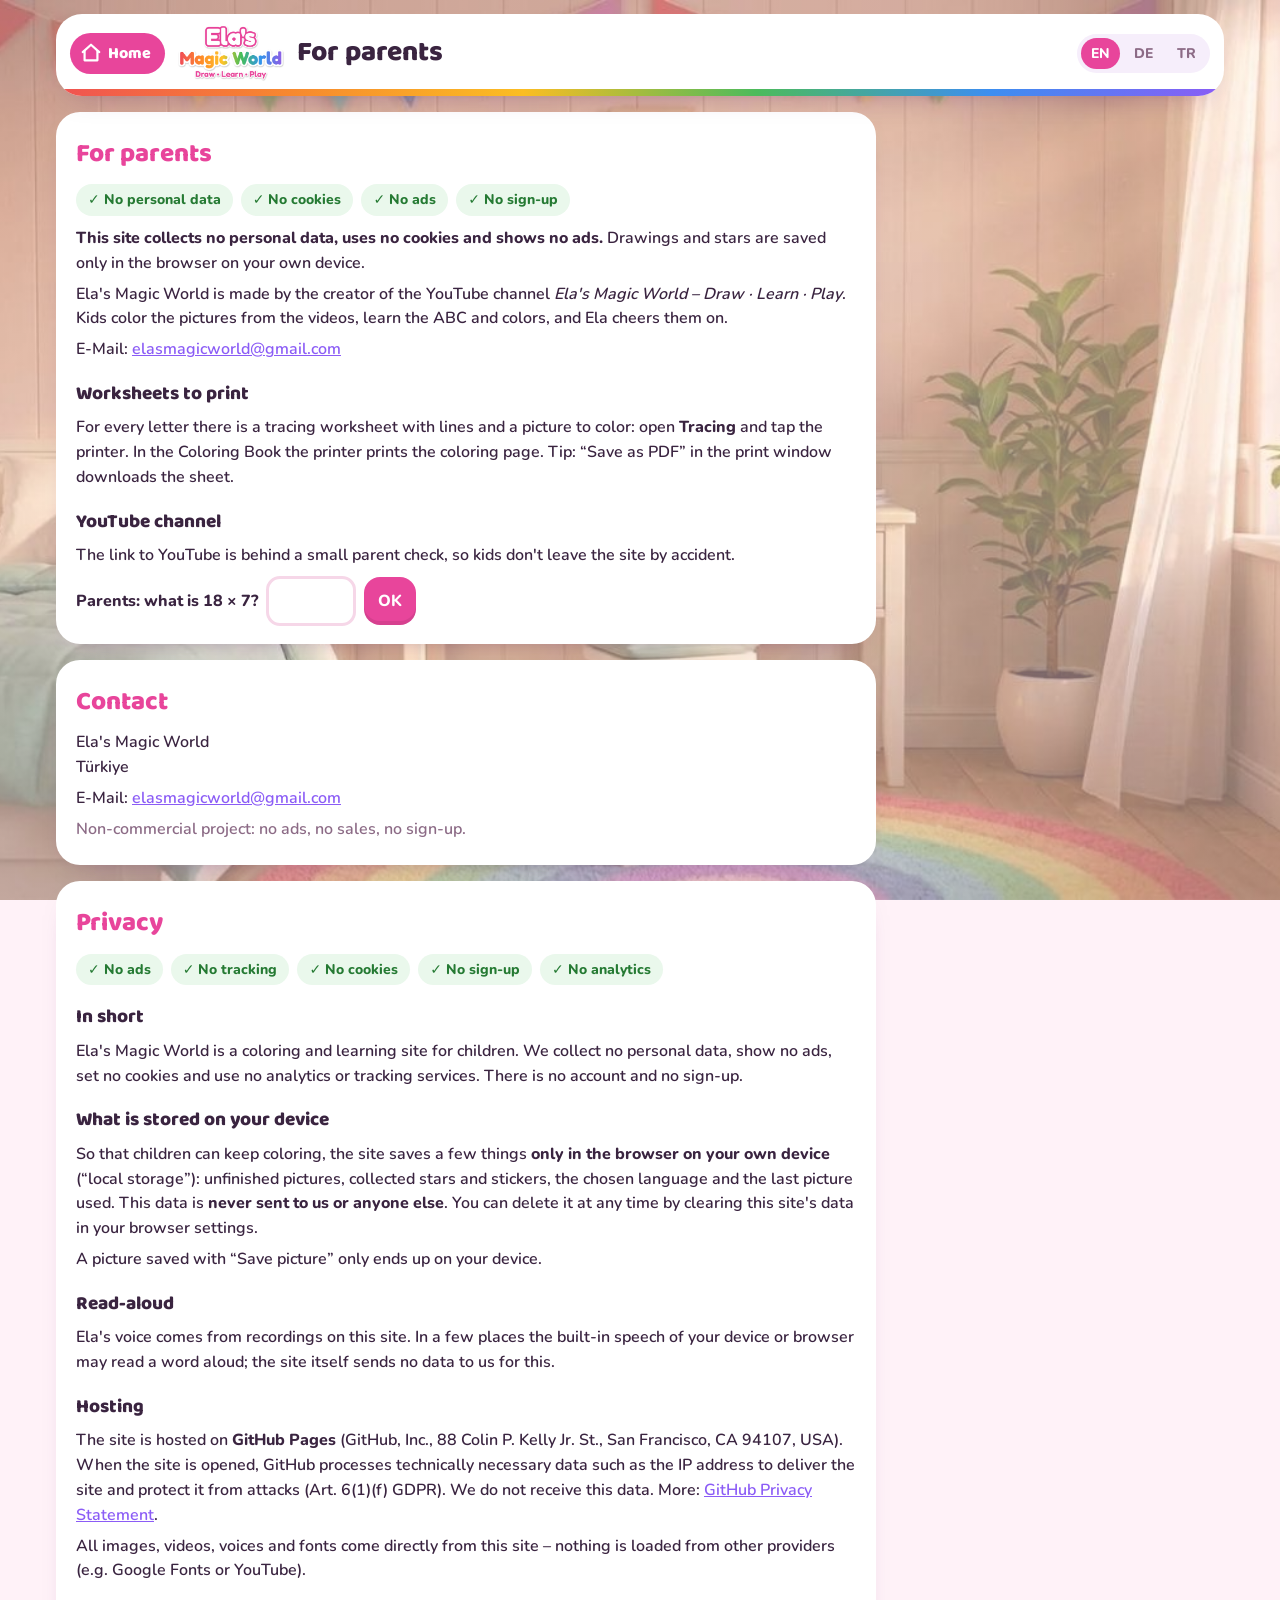
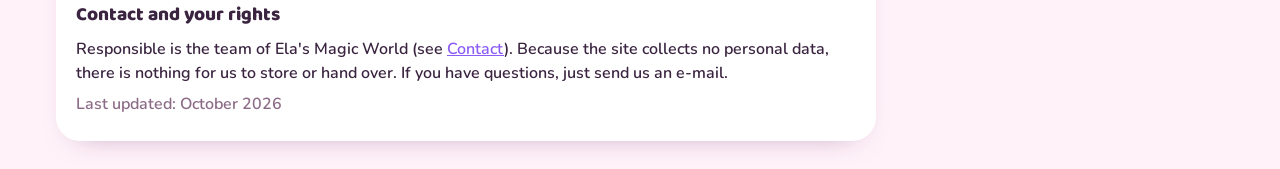
<file: info.html>
<!doctype html>
<html lang="en">
<head>
<meta charset="utf-8">
<meta name="viewport" content="width=device-width, initial-scale=1, viewport-fit=cover">
<title>For parents – Ela's Magic World</title>
<link rel="icon" href="bilder/ela-rund.png">
<link rel="stylesheet" href="schriften/schriften.css">
<link rel="stylesheet" href="gemeinsam.css?v=92">
<style>
/* Seite für Eltern: wer macht die Seite, Kontakt, Datenschutz – jede Sprache vollständig, angezeigt wird nur die gewählte (ela-sprache, Umschalter oben), YouTube hinter Elternsperre. Schlicht und gut lesbar. */
.text{background:var(--paper);border-radius:24px;padding:18px 20px;box-shadow:0 12px 30px -22px rgba(90,30,110,.55);line-height:1.55;max-width:820px}
.text h2{font-family:var(--display);font-weight:800;color:var(--pink);font-size:26px;margin:4px 0 8px}
.text h3{font-family:var(--display);font-weight:800;font-size:19px;margin:18px 0 4px}
.text p,.text li{font-weight:600;margin:6px 0}
.text ul{padding-left:20px;margin:6px 0}
.text a{color:var(--purple)}
.text .en{color:var(--muted)}
.gut{display:flex;flex-wrap:wrap;gap:8px;margin:10px 0}
.sperre{display:flex;flex-wrap:wrap;align-items:center;gap:8px;margin-top:8px}
.sperre input{font:inherit;font-weight:800;font-size:18px;width:90px;padding:8px 10px;border:3px solid var(--line);border-radius:14px}
.sperre .btn{background:var(--pink);color:#fff}
.yt{display:inline-flex;align-items:center;gap:8px;background:#ff0033;color:#fff!important;text-decoration:none;font-weight:800;border-radius:999px;padding:10px 18px}
.sprachen{display:flex;gap:4px;margin-left:auto;background:#f6eefb;border-radius:999px;padding:4px}
.sprachen button{font:inherit;font-weight:800;font-size:14px;border:0;background:none;border-radius:999px;padding:6px 10px;cursor:pointer;color:var(--muted)}
.sprachen button[aria-pressed="true"]{background:var(--pink);color:#fff}
[data-sp][hidden]{display:none!important}
.gut span{background:#eaf8ec;color:#257a33;border-radius:999px;padding:5px 12px;font-weight:800;font-size:14px}
</style>
</head>
<body>
<div class="app">
  <header class="top">
    <a class="home" href="index.html"><svg viewBox="0 0 24 24" fill="none" stroke="currentColor" stroke-width="2.4" stroke-linecap="round" stroke-linejoin="round"><path d="M3 11l9-8 9 8"/><path d="M5 10v10h14V10"/></svg><span>Home</span></a>
    <img class="logo" src="bilder/logo.png" alt="Ela's Magic World">
    <h1 style="font-size:clamp(20px,3.4vw,28px)"><span data-sp="en">For parents</span><span data-sp="de" hidden>Für Eltern</span><span data-sp="tr" hidden>Ebeveynler için</span></h1>
    <div class="sprachen" id="sprachen"><button type="button" data-l="en">EN</button><button type="button" data-l="de">DE</button><button type="button" data-l="tr">TR</button></div>
  </header>
  <section class="text" id="eltern">
    <div data-sp="en">
    <h2>For parents</h2>
    <div class="gut"><span>✓ No personal data</span><span>✓ No cookies</span><span>✓ No ads</span><span>✓ No sign-up</span></div>
    <p><b>This site collects no personal data, uses no cookies and shows no ads.</b> Drawings and stars are saved only in the browser on your own device.</p>
    <p>Ela's Magic World is made by the creator of the YouTube channel <i>Ela's Magic World – Draw · Learn · Play</i>. Kids color the pictures from the videos, learn the ABC and colors, and Ela cheers them on.</p>
    <p>E-Mail: <a href="mailto:elasmagicworld@gmail.com">elasmagicworld@gmail.com</a></p>
    <h3>Worksheets to print</h3>
    <p>For every letter there is a tracing worksheet with lines and a picture to color: open <b>Tracing</b> and tap the printer. In the Coloring Book the printer prints the coloring page. Tip: “Save as PDF” in the print window downloads the sheet.</p>
    <h3>YouTube channel</h3>
    <p>The link to YouTube is behind a small parent check, so kids don't leave the site by accident.</p>
    </div>
    <div data-sp="de" hidden>
    <h2>Für Eltern</h2>
    <div class="gut"><span>✓ Keine persönlichen Daten</span><span>✓ Keine Cookies</span><span>✓ Keine Werbung</span><span>✓ Keine Anmeldung</span></div>
    <p><b>Diese Seite sammelt keine persönlichen Daten, setzt keine Cookies und zeigt keine Werbung.</b> Gemalte Bilder und Sterne bleiben nur im Browser auf eurem Gerät.</p>
    <p>Ela's Magic World wird von der Macherin des YouTube-Kanals <i>Ela's Magic World – Draw · Learn · Play</i> gestaltet. Kinder malen die Bilder aus den Videos aus, lernen das ABC und die Farben, und Ela feuert sie an.</p>
    <p>E-Mail: <a href="mailto:elasmagicworld@gmail.com">elasmagicworld@gmail.com</a></p>
    <h3>Schreibblätter zum Ausdrucken</h3>
    <p>Zu jedem Buchstaben gibt es ein Schreibblatt mit Linien und Ausmalbild: <b>Nachspuren</b> öffnen und auf den Drucker tippen. Im Malbuch druckt der Drucker die Malvorlage. Tipp: „Als PDF speichern“ im Druckfenster lädt das Blatt herunter.</p>
    <h3>YouTube-Kanal</h3>
    <p>Der Link zu YouTube liegt hinter einer kleinen Eltern-Frage, damit Kinder die Seite nicht aus Versehen verlassen.</p>
    </div>
    <div data-sp="tr" hidden>
    <h2>Ebeveynler için</h2>
    <div class="gut"><span>✓ Kişisel veri yok</span><span>✓ Çerez yok</span><span>✓ Reklam yok</span><span>✓ Üyelik yok</span></div>
    <p><b>Bu site kişisel veri toplamaz, çerez kullanmaz ve reklam göstermez.</b> Çizimler ve yıldızlar yalnızca kendi cihazınızdaki tarayıcıda saklanır.</p>
    <p>Ela's Magic World, <i>Ela's Magic World – Draw · Learn · Play</i> YouTube kanalının yapımcısı tarafından hazırlanır. Çocuklar videolardaki resimleri boyar, ABC'yi ve renkleri öğrenir, Ela da onları cesaretlendirir.</p>
    <p>E-Mail: <a href="mailto:elasmagicworld@gmail.com">elasmagicworld@gmail.com</a></p>
    <h3>Yazdırılabilir çalışma sayfaları</h3>
    <p>Her harf için çizgili ve boyama resimli bir yazı çalışma sayfası var: <b>İz Sürme</b>'yi açın ve yazıcıya dokunun. Boyama kitabında yazıcı boyama sayfasını yazdırır. İpucu: Yazdırma penceresinde “PDF olarak kaydet” sayfayı indirir.</p>
    <h3>YouTube kanalı</h3>
    <p>YouTube bağlantısı küçük bir ebeveyn sorusunun arkasındadır; böylece çocuklar siteden yanlışlıkla çıkmaz.</p>
    </div>
    <div id="sperre" class="sperre">
      <label for="antwort"><b id="aufgabe"></b></label>
      <input id="antwort" inputmode="numeric" autocomplete="off" aria-label="Answer">
      <button class="btn" type="button" id="pruefen">OK</button>
      <span id="falsch" hidden></span>
    </div>
    <p id="yt-link" hidden><a class="yt" href="https://www.youtube.com/@ElasMagicPhonics" rel="noopener" target="_blank">▶ youtube.com/@ElasMagicPhonics</a></p>
  </section>

  <section class="text" id="kontakt">
    <div data-sp="en">
    <h2>Contact</h2>
    <p>Ela's Magic World<br>Türkiye</p>
    <p>E-Mail: <a href="mailto:elasmagicworld@gmail.com">elasmagicworld@gmail.com</a></p>
    <p class="en">Non-commercial project: no ads, no sales, no sign-up.</p>
    </div>
    <div data-sp="de" hidden>
    <h2>Kontakt</h2>
    <p>Ela's Magic World<br>Türkiye</p>
    <p>E-Mail: <a href="mailto:elasmagicworld@gmail.com">elasmagicworld@gmail.com</a></p>
    <p class="en">Nicht-kommerzielles Projekt: keine Werbung, kein Verkauf, keine Anmeldung.</p>
    </div>
    <div data-sp="tr" hidden>
    <h2>İletişim</h2>
    <p>Ela's Magic World<br>Türkiye</p>
    <p>E-Mail: <a href="mailto:elasmagicworld@gmail.com">elasmagicworld@gmail.com</a></p>
    <p class="en">Ticari olmayan proje: reklam yok, satış yok, üyelik yok.</p>
    </div>
  </section>

  <section class="text" id="datenschutz">
    <div data-sp="en">
    <h2>Privacy</h2>
    <div class="gut"><span>✓ No ads</span><span>✓ No tracking</span><span>✓ No cookies</span><span>✓ No sign-up</span><span>✓ No analytics</span></div>
    <h3>In short</h3>
    <p>Ela's Magic World is a coloring and learning site for children. We collect no personal data, show no ads, set no cookies and use no analytics or tracking services. There is no account and no sign-up.</p>
    <h3>What is stored on your device</h3>
    <p>So that children can keep coloring, the site saves a few things <b>only in the browser on your own device</b> (“local storage”): unfinished pictures, collected stars and stickers, the chosen language and the last picture used. This data is <b>never sent to us or anyone else</b>. You can delete it at any time by clearing this site's data in your browser settings.</p>
    <p>A picture saved with “Save picture” only ends up on your device.</p>
    <h3>Read-aloud</h3>
    <p>Ela's voice comes from recordings on this site. In a few places the built-in speech of your device or browser may read a word aloud; the site itself sends no data to us for this.</p>
    <h3>Hosting</h3>
    <p>The site is hosted on <b>GitHub Pages</b> (GitHub, Inc., 88 Colin P. Kelly Jr. St., San Francisco, CA 94107, USA). When the site is opened, GitHub processes technically necessary data such as the IP address to deliver the site and protect it from attacks (Art. 6(1)(f) GDPR). We do not receive this data. More: <a href="https://docs.github.com/site-policy/privacy-policies/github-general-privacy-statement" rel="noopener">GitHub Privacy Statement</a>.</p>
    <p>All images, videos, voices and fonts come directly from this site – nothing is loaded from other providers (e.g. Google Fonts or YouTube).</p>
    <h3>Contact and your rights</h3>
    <p>Responsible is the team of Ela's Magic World (see <a href="#kontakt">Contact</a>). Because the site collects no personal data, there is nothing for us to store or hand over. If you have questions, just send us an e-mail.</p>
    <p class="en">Last updated: October 2026</p>
    </div>
    <div data-sp="de" hidden>
    <h2>Datenschutz</h2>
    <div class="gut"><span>✓ Keine Werbung</span><span>✓ Kein Tracking</span><span>✓ Keine Cookies</span><span>✓ Keine Anmeldung</span><span>✓ Keine Analyse-Tools</span></div>
    <h3>Kurz gesagt</h3>
    <p>Ela's Magic World ist eine Mal- und Lernseite für Kinder. Wir sammeln keine persönlichen Daten, zeigen keine Werbung, setzen keine Cookies und verwenden keine Analyse- oder Tracking-Dienste. Es gibt kein Konto und keine Anmeldung.</p>
    <h3>Was auf deinem Gerät gespeichert wird</h3>
    <p>Damit Kinder weitermalen können, speichert die Seite einige Dinge <b>nur im Browser auf eurem eigenen Gerät</b> („Local Storage“): angefangene Ausmalbilder, gesammelte Sterne und Sticker, die gewählte Sprache und das zuletzt benutzte Bild. Diese Daten werden <b>nicht an uns oder andere übertragen</b>. Ihr könnt sie jederzeit löschen, indem ihr in den Browser-Einstellungen die Website-Daten dieser Seite löscht.</p>
    <p>Wenn ein Bild mit „Save picture“ gespeichert wird, landet es nur auf eurem Gerät.</p>
    <h3>Vorlesen</h3>
    <p>Elas Stimme kommt aus Aufnahmen auf dieser Seite. An wenigen Stellen kann die eingebaute Sprachausgabe eures Geräts bzw. Browsers ein Wort vorlesen; die Seite selbst schickt dafür keine Daten an uns.</p>
    <h3>Hosting</h3>
    <p>Die Seite liegt bei <b>GitHub Pages</b> (GitHub, Inc., 88 Colin P. Kelly Jr. St., San Francisco, CA 94107, USA). Beim Aufruf verarbeitet GitHub technisch notwendige Daten wie die IP-Adresse, um die Seite auszuliefern und vor Angriffen zu schützen (Art. 6 Abs. 1 lit. f DSGVO). Wir selbst bekommen diese Daten nicht. Mehr dazu: <a href="https://docs.github.com/site-policy/privacy-policies/github-general-privacy-statement" rel="noopener">GitHub-Datenschutzerklärung</a>.</p>
    <p>Alle Bilder, Videos, Stimmen und Schriften kommen direkt von dieser Seite – es werden keine Inhalte von anderen Anbietern (z. B. Google Fonts oder YouTube) nachgeladen.</p>
    <h3>Kontakt und eure Rechte</h3>
    <p>Verantwortlich ist das Team von Ela's Magic World (siehe <a href="#kontakt">Kontakt</a>). Weil die Seite keine persönlichen Daten erhebt, gibt es bei uns nichts zu speichern oder herauszugeben. Bei Fragen schreibt uns gern eine E-Mail.</p>
    <p class="en">Stand: Oktober 2026</p>
    </div>
    <div data-sp="tr" hidden>
    <h2>Gizlilik</h2>
    <div class="gut"><span>✓ Reklam yok</span><span>✓ Takip yok</span><span>✓ Çerez yok</span><span>✓ Üyelik yok</span><span>✓ Analiz aracı yok</span></div>
    <h3>Kısaca</h3>
    <p>Ela's Magic World, çocuklar için bir boyama ve öğrenme sitesidir. Kişisel veri toplamıyoruz, reklam göstermiyoruz, çerez kullanmıyoruz ve analiz ya da takip hizmetleri kullanmıyoruz. Hesap ve üyelik yoktur.</p>
    <h3>Cihazınızda ne saklanır</h3>
    <p>Çocuklar boyamaya devam edebilsin diye site bazı bilgileri <b>yalnızca kendi cihazınızdaki tarayıcıda</b> saklar (“local storage”): yarım kalan resimler, toplanan yıldızlar ve çıkartmalar, seçilen dil ve son kullanılan resim. Bu veriler <b>bize veya başkasına gönderilmez</b>. Tarayıcı ayarlarından bu sitenin verilerini silerek istediğiniz zaman silebilirsiniz.</p>
    <p>“Save picture” ile kaydedilen bir resim yalnızca sizin cihazınıza kaydedilir.</p>
    <h3>Sesli okuma</h3>
    <p>Ela'nın sesi bu sitedeki kayıtlardan gelir. Birkaç yerde cihazınızın veya tarayıcınızın yerleşik sesi bir kelimeyi okuyabilir; site bunun için bize veri göndermez.</p>
    <h3>Barındırma</h3>
    <p>Site <b>GitHub Pages</b>'te barındırılır (GitHub, Inc., 88 Colin P. Kelly Jr. St., San Francisco, CA 94107, ABD). Site açıldığında GitHub, siteyi sunmak ve saldırılardan korumak için IP adresi gibi teknik olarak gerekli verileri işler (GDPR md. 6(1)(f)). Bu veriler bize ulaşmaz. Daha fazlası: <a href="https://docs.github.com/site-policy/privacy-policies/github-general-privacy-statement" rel="noopener">GitHub Gizlilik Bildirimi</a>.</p>
    <p>Tüm resimler, videolar, sesler ve yazı tipleri doğrudan bu siteden gelir – başka sağlayıcılardan (ör. Google Fonts veya YouTube) hiçbir içerik yüklenmez.</p>
    <h3>İletişim ve haklarınız</h3>
    <p>Sorumlu, Ela's Magic World ekibidir (bkz. <a href="#kontakt">İletişim</a>). Site kişisel veri toplamadığı için bizde saklanacak veya verilecek bir şey yoktur. Sorularınız için bize e-posta gönderebilirsiniz.</p>
    <p class="en">Son güncelleme: Ekim 2026</p>
    </div>
  </section>
</div>
<script>
/* Ganze Seite in einer Sprache: wie in der App eingestellt ("ela-sprache"), oben umschaltbar (wird mitgespeichert) */
const TX = {"en": {"frage": "Parents: what is {a} × {b}?", "falsch": "Not quite – please try again."}, "de": {"frage": "Für Eltern: Wie viel ist {a} × {b}?", "falsch": "Nicht ganz – bitte nochmal."}, "tr": {"frage": "Ebeveynler için: {a} × {b} kaç eder?", "falsch": "Tam değil – lütfen tekrar deneyin."}};
const a = 11 + Math.floor(Math.random() * 8), b = 3 + Math.floor(Math.random() * 6);   // Elternsperre: zweistellig mal einstellig
let sp = "en"; try { sp = localStorage.getItem("ela-sprache") || "en"; } catch(e){}
function sprache(l){
  sp = TX[l] ? l : "en";
  document.documentElement.lang = sp;
  document.querySelectorAll("[data-sp]").forEach(el => el.hidden = el.dataset.sp !== sp);
  document.querySelectorAll("#sprachen button").forEach(x => x.setAttribute("aria-pressed", x.dataset.l === sp));
  document.getElementById("aufgabe").textContent = TX[sp].frage.replace("{a}", a).replace("{b}", b);
  document.getElementById("falsch").textContent = TX[sp].falsch;
}
document.querySelectorAll("#sprachen button").forEach(x => x.onclick = () => { sprache(x.dataset.l); try { localStorage.setItem("ela-sprache", sp); } catch(e){} });
sprache(sp);
function pruefen(){
  const ok = parseInt(document.getElementById("antwort").value, 10) === a * b;
  document.getElementById("falsch").hidden = ok;
  if (ok) { document.getElementById("sperre").hidden = true; document.getElementById("yt-link").hidden = false; }
}
document.getElementById("pruefen").onclick = pruefen;
document.getElementById("antwort").addEventListener("keydown", e => { if (e.key === "Enter") pruefen(); });
</script>
</body>
</html>
</file>
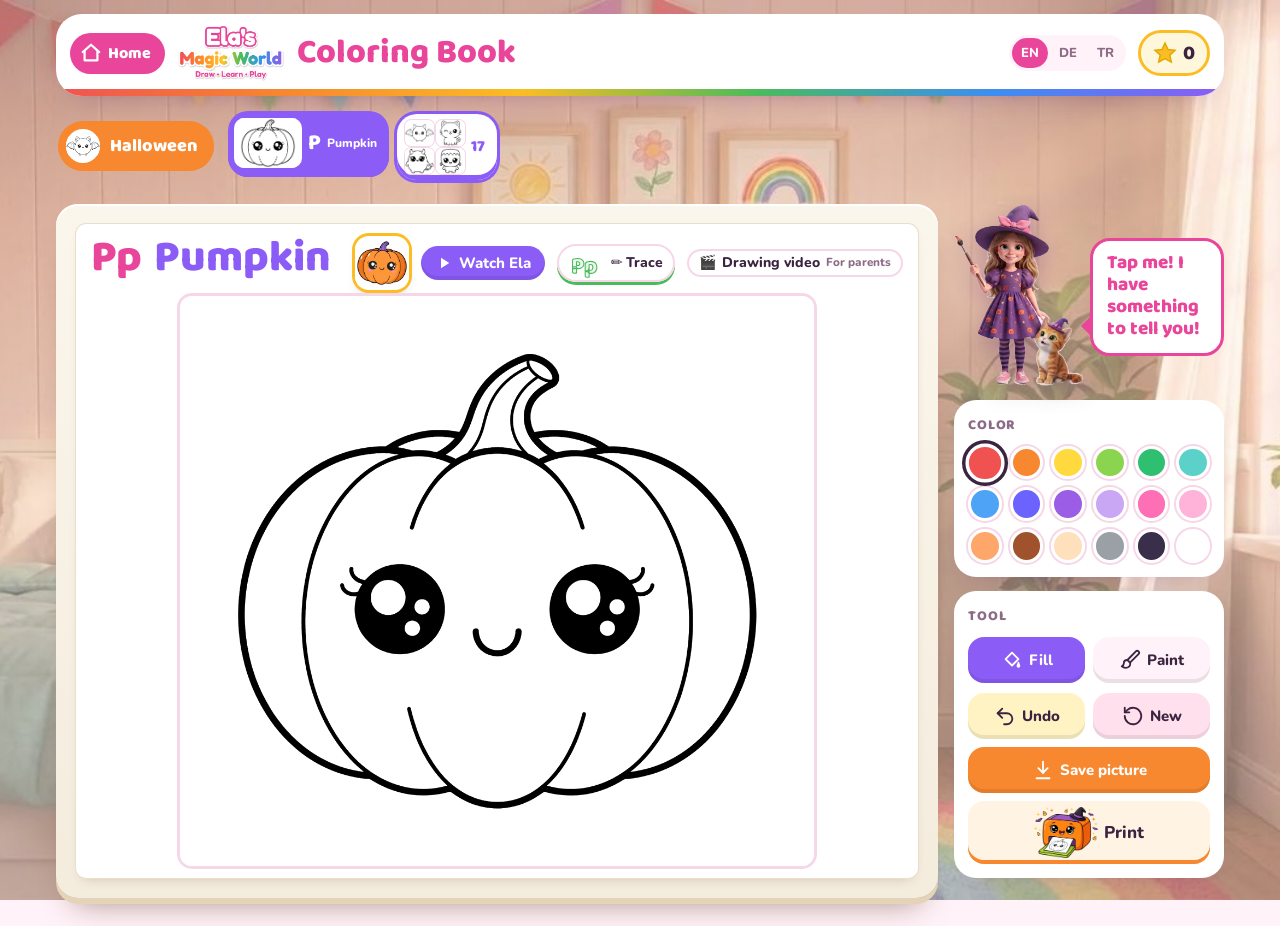
<file: malbuch.html>
<!doctype html>
<html lang="en">
<head>
<meta charset="utf-8">
<meta name="viewport" content="width=device-width, initial-scale=1, viewport-fit=cover">
<title>Coloring Book – Ela's Magic World</title>
<link rel="stylesheet" href="schriften/schriften.css">
<link rel="stylesheet" href="gemeinsam.css?v=92">
<style>
/* Thema + Bilder in einer Zeile (zugeklappt), damit das ganze Ausmalbild auch am PC ohne Scrollen auf den Bildschirm passt */
.leiste{display:flex;flex-wrap:wrap;align-items:center;gap:6px 10px;margin-bottom:6px}
.leiste .pics.zu{display:flex;gap:8px;padding:2px}
.leiste .pics:not(.zu){flex-basis:100%}
.leiste .pics.zu .pic{flex-direction:row;padding:6px 12px 9px 6px;gap:6px}
.leiste .pics.zu .alle{flex-direction:row;padding:6px 12px 6px 8px;gap:6px}
@media (min-width:861px) and (max-height:820px){.side .ela img{width:96px}.side .bubble{font-size:16px}}
/* Layout: Themenleiste, Bilderleiste, Malfläche mit Regenbogenrahmen, rechts Ela + Farben + Werkzeuge. */
/* Grundfarben, Kopfzeile, Ela und Knöpfe kommen aus gemeinsam.css */
.top h1 .m{color:var(--pink)}
.themes{display:flex;gap:10px;overflow-x:auto;padding:2px 2px 4px}
.theme{flex:none;display:flex;align-items:center;gap:8px;border:0;border-radius:999px;padding:6px 16px 6px 6px;cursor:pointer;
  font-family:var(--display);font-weight:800;font-size:18px;color:var(--ink);background:var(--paper);box-shadow:inset 0 -4px 0 var(--c)}
.theme img{width:38px;height:38px;object-fit:contain;border-radius:50%;background:#fff;border:2px solid var(--c)}
.theme em{font-style:normal;font-size:12px;background:var(--yellow);color:var(--ink);border-radius:999px;padding:2px 8px}
.theme[aria-pressed="true"]{background:var(--c);color:#fff}
.theme.soon{opacity:.75}
.theme .icon{width:38px;height:38px;border-radius:50%;background:#fff;border:2px solid var(--c);display:grid;place-items:center;font-style:normal;font-size:22px}
.theme:focus-visible{outline:3px solid var(--orange);outline-offset:2px}
/* Alle Bilder auf einen Blick (kein Wischen zur Seite): Raster, das umbricht */
.pics{display:grid;grid-template-columns:repeat(auto-fill,minmax(84px,1fr));gap:8px;padding:4px 2px 10px}
@media (max-width:520px){.pics{grid-template-columns:repeat(auto-fill,minmax(64px,1fr));gap:6px}
  .pic img{width:52px!important;height:40px!important} .pic b{font-size:18px!important} .pic small{font-size:10px!important}}
/* Zugeklappt: nur das gewählte Bild + Knopf "Alle Bilder" (Malfläche bleibt oben, besonders am Handy) */
.pics.zu .pic:not([aria-pressed="true"]){display:none}
.pics .alle{display:none}
.pics.zu .alle{display:flex;flex-direction:column;align-items:center;justify-content:center;gap:2px;border:0;border-radius:20px;cursor:pointer;
  background:#fff;box-shadow:inset 0 -5px 0 var(--purple),0 0 0 3px var(--purple);padding:6px;font:inherit;animation:wackeln-alle 3s ease-in-out infinite}
.pics .alle .mini{display:grid;grid-template-columns:1fr 1fr;gap:2px;width:60px}
.pics .alle .mini img{width:29px;height:26px;object-fit:contain;background:#fff;border-radius:6px;box-shadow:0 0 0 1px var(--line)}
.pics .alle small{font-family:var(--display);font-weight:800;font-size:16px;color:var(--purple);line-height:1}
@keyframes wackeln-alle{0%,90%,100%{transform:rotate(0)}94%{transform:rotate(-5deg)}97%{transform:rotate(5deg)}}
@media (prefers-reduced-motion:reduce){.pics .alle{animation:none!important}}
.pic{min-width:0;border:0;border-radius:20px;background:var(--paper);
  padding:7px 6px 8px;cursor:pointer;display:flex;flex-direction:column;align-items:center;gap:2px;font:inherit;color:var(--ink);
  box-shadow:inset 0 -5px 0 var(--c,var(--orange))}
.pic img{width:68px;height:50px;object-fit:contain}
.pic b{font-family:var(--display);font-size:22px;line-height:1;color:var(--c,var(--orange))}
.pic small{font-size:12px;font-weight:800;max-width:100%;overflow:hidden;text-overflow:ellipsis;white-space:nowrap}
.pic[aria-pressed="true"]{background:var(--c,var(--orange));color:#fff;transform:translateY(-3px)}
.pic[aria-pressed="true"] b{color:#fff}
.pic[aria-pressed="true"] img{background:#fff;border-radius:10px}

.main{display:grid;grid-template-columns:1fr 270px;gap:16px;align-items:start}
@media (max-width:860px){.main{grid-template-columns:1fr}}
/* Maltisch wie im Video: cremeweiße Tischplatte mit Kante, darauf das Blatt Papier */
.frame{background:linear-gradient(#fbf6ec,#f4ecdd);padding:clamp(10px,2.2vw,20px);border-radius:22px;min-width:0;
  box-shadow:inset 0 2px 0 #fff,0 6px 0 #e4d3b6,0 22px 30px -18px rgba(90,50,30,.55)}   /* rundum gleicher Rand, Tischkante außen */
.stage{background:var(--paper);border-radius:10px;padding:12px;display:flex;flex-direction:column;align-items:center;gap:6px;
  box-shadow:0 0 0 1px #eadfcd,0 6px 14px -8px rgba(90,50,30,.35)}
.word{font-family:var(--display);font-weight:800;font-size:clamp(28px,5vw,44px);line-height:1;display:flex;gap:12px;align-items:baseline;flex-wrap:wrap;justify-content:center}
.word .L{color:var(--pink)} .word #word{color:var(--purple)}
.word .de{font-family:var(--body);font-size:15px;color:var(--muted);font-weight:800}
canvas{display:block;max-width:100%;max-height:max(300px,calc(100vh - 330px));max-height:max(300px,calc(100dvh - 330px));width:auto;height:auto;touch-action:none;cursor:crosshair;border-radius:12px;
  box-shadow:0 0 0 3px var(--line)}   /* zeigt, wo die Malfläche aufhört */

.side{display:flex;flex-direction:column;gap:14px}
@media (max-width:860px){.ela{order:3}}
.box{background:var(--paper);border-radius:22px;padding:14px;display:flex;flex-direction:column;gap:10px;box-shadow:0 10px 26px -20px rgba(90,30,110,.5)}
.label{font-family:var(--display);font-weight:800;font-size:14px;letter-spacing:.06em;text-transform:uppercase;color:var(--muted)}
.palette{display:grid;grid-template-columns:repeat(6,1fr);gap:8px}
@media (max-width:860px){.palette{grid-template-columns:repeat(9,1fr)}}
.sw{aspect-ratio:1;max-width:100%;border-radius:50%;border:3px solid #fff;box-shadow:0 0 0 2px var(--line);cursor:pointer;padding:0;transition:transform .12s}
.sw[aria-pressed="true"]{box-shadow:0 0 0 3px var(--ink);transform:scale(1.15)}
.tools{display:grid;grid-template-columns:1fr 1fr;gap:8px}
.btn{font:inherit;font-weight:800;font-size:15px;border:0;border-radius:16px;padding:12px 8px;cursor:pointer;display:flex;align-items:center;justify-content:center;gap:6px;
  background:var(--bg);color:var(--ink);box-shadow:inset 0 -4px 0 rgba(0,0,0,.08)}
.btn svg{width:22px;height:22px}
#t-fill[aria-pressed="true"]{background:var(--purple);color:#fff}
#t-brush[aria-pressed="true"]{background:var(--blue);color:#fff}
.sizes .btn[aria-pressed="true"]{background:var(--blue);color:#fff}
#undo{background:#fff3c4} #clear{background:#ffe0ec}
.btn.wide{grid-column:1/-1}
.btn.go{background:var(--orange);color:#fff}
.btn:focus-visible,.sw:focus-visible,.pic:focus-visible{outline:3px solid var(--orange);outline-offset:2px}
.sizes{display:flex;gap:8px}
.sizes .btn{flex:1}
.dot{display:inline-block;border-radius:50%;background:currentColor}
/* Elas buntes Bild als Vorschau: kleines Bild neben dem Wort, antippen = groß */
.word .bunt{align-self:center;border:0;padding:0;cursor:pointer;width:54px;height:54px;border-radius:14px;overflow:hidden;background:#fff;
  box-shadow:0 0 0 3px var(--yellow),0 6px 12px -6px rgba(90,30,110,.5);animation:wackeln 2.6s ease-in-out infinite}
.word .bunt img{width:100%;height:100%;object-fit:contain}
@keyframes wackeln{0%,88%,100%{transform:rotate(0)}92%{transform:rotate(-8deg)}96%{transform:rotate(8deg)}}
.bunt-show{position:fixed;inset:0;z-index:60;display:grid;place-items:center;background:rgba(58,36,64,.45);cursor:pointer}
.bunt-show img{width:min(520px,86vw);height:auto;border-radius:24px;background:#fff;padding:12px;box-shadow:0 18px 30px -10px rgba(58,36,64,.6);animation:aufpoppen .35s ease-out}
@keyframes aufpoppen{from{transform:scale(.6);opacity:0}to{transform:scale(1);opacity:1}}
@media (prefers-reduced-motion:reduce){.word .bunt,.bunt-show img{animation:none}}
.word .watch{align-self:center;font-family:var(--body);font-size:15px;padding:8px 14px;background:var(--purple);color:#fff;border-radius:999px}
.word .watch svg{width:18px;height:18px}
/* Link zu Elas Mal-Video auf YouTube – für Eltern, unauffällig, hinter der Eltern-Sperre */
.word .yt{align-self:center;font-family:var(--body);font-size:14px;padding:7px 12px;background:#fff;color:var(--ink);border-radius:999px;box-shadow:inset 0 0 0 2px var(--line)}
/* "Trace B": gleicher Buchstabe direkt zum Nachspuren (gestrichelter Buchstabe wie auf dem Schreibblatt) */
.word .spuren{align-self:center;display:inline-flex;align-items:center;gap:4px;font-family:var(--body);font-size:14px;padding:4px 12px 4px 6px;background:#fff;color:var(--ink);border-radius:999px;box-shadow:inset 0 0 0 2px var(--line),0 3px 0 var(--green);text-decoration:none}
.word .spuren svg{width:44px;height:30px}
.word .spuren text{font:800 34px var(--display);fill:#e8f8ec;stroke:var(--green);stroke-width:1.6}
.word .yt small{color:var(--muted);font-weight:700}
/* Ela schaut oben rechts zu (sie blickt im Video nach unten rechts aufs Bild) */
.stage{position:relative}
.ela-ecke{position:absolute;top:clamp(46px,9vw,64px);right:-14px;z-index:5;width:clamp(96px,22%,150px);aspect-ratio:1;object-fit:cover;border-radius:50%;
  border:4px solid #fff;box-shadow:0 0 0 3px var(--pink),0 10px 20px -8px rgba(90,30,110,.6);cursor:pointer;animation:ecke .4s ease}
@keyframes ecke{from{transform:scale(.3);opacity:0}to{transform:scale(1);opacity:1}}
@media (prefers-reduced-motion:reduce){.ela-ecke{animation:none}}
#print{background:#fff3e3;color:var(--ink);font-size:17px;padding:6px 8px;box-shadow:inset 0 -4px 0 var(--orange)}
#print img{width:64px;height:auto}
/* Beim Drucken: der Halloween-Drucker druckt genau dieses Bild (bilder/drucker/drucker-<L>.webp), kurz groß in der Mitte */
.druck-show{position:fixed;inset:0;z-index:60;display:grid;place-items:center;background:rgba(58,36,64,.35)}
.druck-show img{width:min(420px,78vw);height:auto;filter:drop-shadow(0 18px 24px rgba(58,36,64,.45));animation:druckt 1.6s ease-in-out}
@keyframes druckt{0%{transform:scale(.4) rotate(-6deg);opacity:0}25%{transform:scale(1.05) rotate(2deg);opacity:1}40%,60%,80%{transform:scale(1) translateY(-4px)}50%,70%,90%{transform:scale(1) translateY(3px)}100%{transform:scale(1)}}
@media (prefers-reduced-motion:reduce){.druck-show img{animation:none}}
#ela-img.tippbar{cursor:pointer}

/* Druckblatt im Stil der "Free Coloring Page"-PDFs: Buchstabe zum Ausmalen, Bild, "P is for Pumpkin", Name, Kanal.
   Immer Englisch (wie das ABC). Nur beim Drucken sichtbar. */
#druckblatt{display:none}
@page{size:A4 portrait;margin:12mm}
@media print{
  body{background:#fff!important;padding:0}
  .app{display:none!important}
  #druckblatt{display:flex;flex-direction:column;align-items:center;justify-content:space-between;height:268mm;color:#000;font-family:var(--display);font-weight:800;
    -webkit-print-color-adjust:exact;print-color-adjust:exact}   /* sonst färbt der Browser die hohlen Buchstaben grau */
  .d-hohl{color:#fff;-webkit-text-stroke:8px #000;paint-order:stroke fill;line-height:1}
  .d-L{font-size:150px}
  .d-bild{width:100%;height:140mm;object-fit:contain}
  .d-satz{font-size:46px;-webkit-text-stroke-width:5px}
  .d-name{align-self:stretch;display:flex;align-items:flex-end;gap:10px;font-family:var(--body);font-size:18px;margin:0 6mm}
  .d-name i{flex:1;border-bottom:2px solid #000}
  .d-fuss{display:flex;align-items:center;gap:10px;font-family:var(--body);font-size:14px;color:#8b5cf6}
  .d-fuss img{height:34px;width:auto}
}
</style>
</head>
<body>
<div class="app">
  <header class="top">
    <a class="home" href="index.html"><svg viewBox="0 0 24 24" fill="none" stroke="currentColor" stroke-width="2.4" stroke-linecap="round" stroke-linejoin="round"><path d="M3 11l9-8 9 8"/><path d="M5 10v10h14V10"/></svg><span data-t="start">Home</span></a>
    <img class="logo" src="bilder/logo.png" alt="Ela's Magic World">
    <h1><span class="m" data-t="t_malbuch">Coloring Book</span></h1>
    <div class="lang" id="lang"></div>
    <div class="stars" data-t-label="stars"><svg viewBox="0 0 24 24"><path d="M12 2l3 6.5 7 .8-5.2 4.8 1.5 7L12 17.6 5.7 21l1.5-7L2 9.3l7-.8z"/></svg><span id="stars-n">0</span></div>
  </header>

  <div class="leiste">
    <nav class="themes" id="themes" aria-label="Themes"></nav>
    <nav class="pics" id="pics" aria-label="Pictures"></nav>
  </div>

  <div class="main">
    <div class="frame"><section class="stage">
      <video class="ela-ecke" id="ela-ecke" playsinline hidden></video>
      <div class="word"><span class="L" id="bigL">P</span><span id="word">Pumpkin</span><span class="de" id="de"></span>
        <button class="bunt" id="bunt" type="button" hidden aria-label="Ela's picture"><img alt=""></button>
        <button class="btn watch" id="watch" type="button" hidden><svg viewBox="0 0 24 24" fill="currentColor"><path d="M8 5v14l11-7z"/></svg><span data-t="watch"></span></button>
        <a class="btn spuren" id="spuren" href="schreiben.html"><svg viewBox="0 0 64 44" aria-hidden="true"><text id="spuren-L" x="32" y="37" text-anchor="middle">B</text></svg><span>✏️</span><span data-t="n_tab_trace"></span></a>
        <button class="btn yt" id="yt" type="button" hidden>🎬 <span data-t="m_yt"></span> <small data-t="m_yt_s"></small></button></div>
      <canvas id="cv" aria-label="Canvas"></canvas>
    </section></div>

    <aside class="side">
      <div class="ela">
        <img id="ela-img" src="bilder/ela-rund.png" alt="Ela">
        <div class="bubble" id="bubble" role="status" data-t="m_start"></div>
      </div>
      <div class="box">
        <div class="label" data-t="color"></div>
        <div class="palette" id="palette"></div>
      </div>
      <div class="box">
        <div class="label" data-t="tool"></div>
        <div class="tools">
          <button class="btn" id="t-fill" type="button" aria-pressed="true">
            <svg viewBox="0 0 24 24" fill="none" stroke="currentColor" stroke-width="2" stroke-linecap="round" stroke-linejoin="round"><path d="M5 11l7-7 7 7-7 7z"/><path d="M19 15c0 1.5 1 2.5 1 3.5a1 1 0 0 1-2 0c0-1 1-2 1-3.5z"/></svg><span data-t="fill"></span></button>
          <button class="btn" id="t-brush" type="button" aria-pressed="false">
            <svg viewBox="0 0 24 24" fill="none" stroke="currentColor" stroke-width="2" stroke-linecap="round" stroke-linejoin="round"><path d="M18.4 2.6a2 2 0 0 1 2.9 2.9L12 14.8 9.2 12z"/><path d="M9.2 12c-2.3 0-3.9 1.6-3.9 3.6 0 1.6-.9 2.8-2.3 3.4 1.2 1 2.8 1.5 4.3 1.5 2.9 0 5-2 5-4.7"/></svg><span data-t="paint"></span></button>
        </div>
        <div class="sizes" id="sizes" hidden>
          <button class="btn" type="button" data-s="10" aria-pressed="false" data-t-label="thin"><span class="dot" style="width:8px;height:8px"></span></button>
          <button class="btn" type="button" data-s="24" aria-pressed="true" data-t-label="medium"><span class="dot" style="width:14px;height:14px"></span></button>
          <button class="btn" type="button" data-s="46" aria-pressed="false" data-t-label="thick"><span class="dot" style="width:22px;height:22px"></span></button>
        </div>
        <div class="tools">
          <button class="btn" id="undo" type="button">
            <svg viewBox="0 0 24 24" fill="none" stroke="currentColor" stroke-width="2" stroke-linecap="round" stroke-linejoin="round"><path d="M9 14L4 9l5-5"/><path d="M4 9h10a6 6 0 0 1 0 12h-3"/></svg><span data-t="undo"></span></button>
          <button class="btn" id="clear" type="button">
            <svg viewBox="0 0 24 24" fill="none" stroke="currentColor" stroke-width="2" stroke-linecap="round" stroke-linejoin="round"><path d="M3 12a9 9 0 1 0 3-6.7L3 8"/><path d="M3 3v5h5"/></svg><span data-t="neu"></span></button>
          <button class="btn go wide" id="save" type="button">
            <svg viewBox="0 0 24 24" fill="none" stroke="currentColor" stroke-width="2" stroke-linecap="round" stroke-linejoin="round"><path d="M12 3v12"/><path d="M7 10l5 5 5-5"/><path d="M5 21h14"/></svg><span data-t="save"></span></button>
          <button class="btn wide" id="print" type="button"><img src="bilder/drucker.png" alt=""><span data-t="print"></span></button>
        </div>
      </div>
    </aside>
  </div>
</div>

<div id="druckblatt" aria-hidden="true">
  <div class="d-hohl d-L" id="d-L"></div>
  <img class="d-bild" id="d-bild" alt="">
  <div class="d-hohl d-satz" id="d-satz"></div>
  <div class="d-name">My name: <i></i></div>
  <div class="d-fuss"><img src="bilder/logo.png" alt=""><span>Ela's Magic World · youtube.com/@ElasMagicPhonics</span></div>
</div>

<script src="gemeinsam.js?v=92"></script>
<script src="daten.js?v=92"></script>
<script>
let thema = THEMEN[0], BILDER = thema.bilder;

/* Regenbogen- und Pastellfarben; Weiß dient als Radiergummi */
const FARBEN = ["#f05252","#f7882f","#ffd93d","#8bd450","#2fbf71","#5bd1c9",
                "#4fa3f7","#6c63ff","#9b5de5","#c9a7f5","#ff6fb5","#ffb3d9",
                "#ffa66b","#a0522d","#ffe0bd","#9aa0a6","#3a2f4b","#ffffff"];

const cv = document.getElementById("cv"), ctx = cv.getContext("2d");
const colorCv = document.createElement("canvas"), cctx = colorCv.getContext("2d", { willReadFrequently: true });
let lineImg = null, wall = null, W = 0, H = 0;
let current = null, color = FARBEN[0], tool = "fill", brush = 24;
let undoStack = [];



/* ---------- Oberfläche aufbauen ---------- */
const pics = document.getElementById("pics"), themesNav = document.getElementById("themes");
// Nur fertige Themen zeigen; Themen ohne Bilder (Christmas, Animals …) bleiben ausgeblendet, bis Bilder da sind
THEMEN.filter(th => th.bilder.length).forEach(th => {
  const el = document.createElement("button");
  el.className = "theme"; el.type = "button"; el.id = "thema-" + th.id;
  el.style.setProperty("--c", th.farbe);
  const leer = th.bilder.length === 0;
  // Thema ohne Bilder: eigenes Symbol (🎄 🐾 …) statt Bild
  const symbol = leer ? `<i class="icon">${th.icon || "✨"}</i>` : `<img alt="" src="${th.bilder[0].datei}">`;
  el.innerHTML = `${symbol}<span>${txm(th.name)}</span>${leer ? `<em>${tm("soon")}</em>` : ""}`;
  if (leer) { el.classList.add("soon"); el.onclick = () => say(t("m_soon", { x: tx(th.name) })); }
  else el.onclick = () => openTheme(th.id);
  themesNav.appendChild(el);
});
function openTheme(id, letter){
  thema = THEMEN.find(t => t.id === id) || THEMEN[0]; BILDER = thema.bilder;
  [...themesNav.children].forEach(b => b.setAttribute("aria-pressed", b.id === "thema-" + thema.id));
  store.set("ela-thema", thema.id);
  const ei = document.getElementById("ela-img"); ei.src = thema.ela || (HALLOWEEN ? "bilder/ela-hexe-rund.jpg" : "bilder/ela-rund.png"); ei.classList.toggle("round", !thema.ela);
  // Auf Ela tippen: ihr Video zum Thema ("Do you want to color with me?")
  const tv = ELA_VIDEOS.thema[thema.id];
  ei.classList.toggle("tippbar", !!tv);
  ei.onclick = tv ? () => elaVideo(tv) : null;
  pics.innerHTML = "";
  BILDER.forEach((b, i) => {
    const el = document.createElement("button");
    el.className = "pic"; el.type = "button"; el.id = "pic-" + b.L;
    el.style.setProperty("--c", ["#f05252","#f7882f","#e8459b","#4cbb5c","#3d8ef0","#8b5cf6"][i % 6]);
    el.innerHTML = `<img alt="" src="${b.datei}"><b>${b.L}</b><small>${b.wort.en}</small>`;
    el.onclick = () => { open(i); pics.classList.add("zu"); };   // Bild gewählt → Liste klappt zu
    pics.appendChild(el);
  });
  // Knopf "Alle Bilder": kleine Vorschau von 4 Bildern + Anzahl, antippen = Liste aufklappen
  const alle = document.createElement("button"); alle.type = "button"; alle.className = "alle";
  alle.setAttribute("aria-label", tm("m_alle"));
  alle.innerHTML = `<span class="mini">${BILDER.slice(0, 4).map(b => `<img alt="" src="${b.datei}">`).join("")}</span><small>${BILDER.length}</small>`;
  alle.onclick = () => pics.classList.remove("zu");
  pics.appendChild(alle);
  pics.classList.add("zu");
  const i = BILDER.findIndex(b => b.L === letter);
  open(i >= 0 ? i : 0);
  if (tv && !elaHinweis) { elaHinweis = true; say(t("m_tapela")); }   // einmal pro Besuch: "Tap me!"
}
let elaHinweis = false;
const pal = document.getElementById("palette");
FARBEN.forEach(f => {
  const s = document.createElement("button");
  s.className = "sw"; s.type = "button"; s.style.background = f;
  s.setAttribute("aria-label", f === "#ffffff" ? t("eraser") : t("color") + " " + f);
  s.onclick = () => { color = f; markPalette(); };
  pal.appendChild(s);
});
function markPalette(){ [...pal.children].forEach((s,i)=>s.setAttribute("aria-pressed", FARBEN[i]===color)); }
markPalette();

const tFill = document.getElementById("t-fill"), tBrush = document.getElementById("t-brush"), sizes = document.getElementById("sizes");
function setTool(tl){
  tool = tl;
  tFill.setAttribute("aria-pressed", tl==="fill"); tBrush.setAttribute("aria-pressed", tl==="brush");
  sizes.hidden = tl !== "brush";
  say(t(tl==="fill" ? "m_fill" : "m_paint"));
}
tFill.onclick = () => setTool("fill"); tBrush.onclick = () => setTool("brush");
sizes.querySelectorAll("button").forEach(b => b.onclick = () => {
  brush = +b.dataset.s; sizes.querySelectorAll("button").forEach(x => x.setAttribute("aria-pressed", x===b));
});

/* ---------- Ela lobt (say, LOB aus gemeinsam.js) ---------- */
let lobCount = 0;
function praise(){ lobCount++; if (lobCount % 3 === 1) say(lob()); if (lobCount % 5 === 0) { sternDazu(); sternRegen(); say(t("m_star")); } }

/* ---------- Bild laden ---------- */
/* Nach der 4. Fläche schaut Ela oben rechts zu ("Look how spooky!"), einmal pro Bild */
let flaechen = 0;
const ecke = document.getElementById("ela-ecke");
function eckeZu(){ ecke.pause(); ecke.hidden = true; }
ecke.onended = eckeZu; ecke.onerror = eckeZu; ecke.onclick = eckeZu;
function zuschauen(){
  const src = ELA_VIDEOS.zuschauen[thema.id];
  if (++flaechen !== 4 || !src) return;
  try { if ("speechSynthesis" in window) speechSynthesis.cancel(); } catch(e){}
  ecke.src = src; ecke.hidden = false;
  const p = ecke.play(); if (p && p.catch) p.catch(eckeZu);
}

function open(i){
  current = BILDER[i]; flaechen = 0; eckeZu();
  document.querySelector("#print img").src = druckerBild();   // Drucker, der genau dieses Bild druckt (wenn vorhanden)
  [...pics.children].forEach((p,j)=>p.setAttribute("aria-pressed", j===i));
  document.getElementById("bigL").textContent = current.L + current.L.toLowerCase();
  document.getElementById("word").textContent = current.wort.en;
  document.getElementById("de").textContent = LANG === "en" ? "" : tx(current.wort);
  store.set("ela-letztes-" + thema.id, current.L);
  say(t("m_lets", { w: tx(current.wort) }));
  // "Watch Ela": Elas Videos zu diesem Bild, bei mehreren der Reihe nach
  const vids = ELA_VIDEOS.bild[thema.id + "-" + current.L] || [], watch = document.getElementById("watch");
  let vNr = 0;
  watch.hidden = !vids.length;
  watch.onclick = () => elaVideo(vids[vNr++ % vids.length]);
  // Elas Mal-Video auf YouTube (Feld "youtube" in daten.js) – nur über die Eltern-Sperre, neues Fenster
  document.getElementById("spuren-L").textContent = current.L + current.L.toLowerCase();
  document.getElementById("spuren").href = "schreiben.html?L=" + current.L + "&v=" + ((document.querySelector("script[src*=\"gemeinsam.js\"]").src.match(/v=(\d+)/) || [])[1] || "");
  const yt = document.getElementById("yt");
  yt.hidden = !current.youtube;
  yt.onclick = () => elternSperre(current.youtube);
  // Elas fertig ausgemaltes Bild als Vorschau (Feld "bunt" in daten.js), antippen = groß, nochmal tippen = zu
  const bunt = document.getElementById("bunt");
  bunt.hidden = !current.bunt;
  if (current.bunt) {
    bunt.querySelector("img").src = current.bunt;
    bunt.onclick = () => {
      const show = document.createElement("div"); show.className = "bunt-show";
      show.innerHTML = `<img src="${current.bunt}" alt="">`; show.onclick = () => show.remove();
      document.body.appendChild(show);
    };
  }
  const img = new Image();
  img.onload = () => {
    // Weißer Rand rund ums Bild, damit man auch neben der Figur malen kann (die PNGs sind eng zugeschnitten)
    const PAD = Math.round(Math.max(img.naturalWidth, img.naturalHeight) * 0.08);
    W = cv.width = colorCv.width = img.naturalWidth + 2*PAD; H = cv.height = colorCv.height = img.naturalHeight + 2*PAD;
    const tmp = document.createElement("canvas"); tmp.width = W; tmp.height = H;
    const tc = tmp.getContext("2d"); tc.fillStyle = "#fff"; tc.fillRect(0, 0, W, H); tc.drawImage(img, PAD, PAD);
    lineImg = tmp;
    // Linienmaske: dunkle Pixel sind Wände für das Füllen
    const d = tc.getImageData(0, 0, W, H).data; wall = new Uint8Array(W*H);
    for (let p = 0; p < W*H; p++) { const a = d[p*4+3]; const lum = a < 10 ? 255 : (d[p*4]*.3 + d[p*4+1]*.59 + d[p*4+2]*.11); wall[p] = lum < 170 ? 1 : 0; }
    cctx.fillStyle = "#fff"; cctx.fillRect(0, 0, W, H);
    undoStack = [];
    const saved = store.get("ela-bild-" + thema.id + "-" + current.L);
    // Ältere Speicherstände haben noch keinen Rand → um PAD verschoben einsetzen.
    // Passt die Größe gar nicht (Bild wurde durch eine neue Zeichnung ersetzt), alten Stand verwerfen.
    if (saved) { const s = new Image(); s.onload = () => {
      const neu = s.naturalWidth === W && s.naturalHeight === H, alt = s.naturalWidth === img.naturalWidth && s.naturalHeight === img.naturalHeight;
      if (neu || alt) { cctx.drawImage(s, alt ? PAD : 0, alt ? PAD : 0); render(); }
    }; s.src = saved; }
    render();
  };
  img.src = current.datei;
}

function render(){
  ctx.globalCompositeOperation = "source-over";
  ctx.drawImage(colorCv, 0, 0);
  ctx.globalCompositeOperation = "multiply";   // Linien liegen immer oben
  ctx.drawImage(lineImg, 0, 0);
  ctx.globalCompositeOperation = "source-over";
}
let saveTimer;
function remember(){ clearTimeout(saveTimer); saveTimer = setTimeout(() => store.set("ela-bild-" + thema.id + "-" + current.L, colorCv.toDataURL("image/png")), 400); }
function pushUndo(){ undoStack.push(cctx.getImageData(0, 0, W, H)); if (undoStack.length > 20) undoStack.shift(); }

/* ---------- Füllen (Flood Fill an den Linien entlang) ---------- */
function hex(c){ return [parseInt(c.slice(1,3),16), parseInt(c.slice(3,5),16), parseInt(c.slice(5,7),16)]; }
function fill(x, y){
  let start = y*W + x;
  if (wall[start]) { // auf eine Linie getippt: nächste freie Stelle suchen
    let found = -1;
    for (let r = 1; r < 10 && found < 0; r++)
      for (let dy = -r; dy <= r && found < 0; dy++)
        for (let dx = -r; dx <= r; dx++) {
          const nx = x+dx, ny = y+dy;
          if (nx>=0 && ny>=0 && nx<W && ny<H && !wall[ny*W+nx]) { found = ny*W+nx; break; }
        }
    if (found < 0) return; start = found;
  }
  pushUndo();
  const region = new Uint8Array(W*H), stack = [start]; region[start] = 1;
  while (stack.length) {
    const p = stack.pop(), px = p % W;
    if (px > 0     && !region[p-1] && !wall[p-1]) { region[p-1] = 1; stack.push(p-1); }
    if (px < W-1   && !region[p+1] && !wall[p+1]) { region[p+1] = 1; stack.push(p+1); }
    if (p >= W     && !region[p-W] && !wall[p-W]) { region[p-W] = 1; stack.push(p-W); }
    if (p < W*(H-1)&& !region[p+W] && !wall[p+W]) { region[p+W] = 1; stack.push(p+W); }
  }
  // 3 Pixel unter die Linien hineinmalen, damit keine weißen Ränder bleiben
  for (let it = 0; it < 3; it++) {
    const add = [];
    for (let p = 0; p < W*H; p++) if (!region[p] && wall[p]) {
      const px = p % W;
      if ((px>0 && region[p-1]===1) || (px<W-1 && region[p+1]===1) || (p>=W && region[p-W]===1) || (p<W*(H-1) && region[p+W]===1)) add.push(p);
    }
    add.forEach(p => region[p] = 1);
  }
  const img = cctx.getImageData(0, 0, W, H), d = img.data, [r,g,b] = hex(color);
  for (let p = 0; p < W*H; p++) if (region[p]) { d[p*4]=r; d[p*4+1]=g; d[p*4+2]=b; d[p*4+3]=255; }
  cctx.putImageData(img, 0, 0);
  render(); remember(); praise(); zuschauen();
}

/* ---------- Malen mit Pinsel ---------- */
let drawing = false, last = null;
function pos(e){ const r = cv.getBoundingClientRect(); return [Math.floor((e.clientX - r.left) * W / r.width), Math.floor((e.clientY - r.top) * H / r.height)]; }
cv.addEventListener("pointerdown", e => {
  if (!lineImg) return;
  const [x, y] = pos(e);
  if (tool === "fill") { fill(Math.max(0,Math.min(W-1,x)), Math.max(0,Math.min(H-1,y))); return; }
  pushUndo(); drawing = true; last = [x, y]; cv.setPointerCapture(e.pointerId); stroke(x, y);
});
cv.addEventListener("pointermove", e => { if (drawing) { const [x, y] = pos(e); stroke(x, y); } });
const stop = () => { if (drawing) { drawing = false; remember(); } };
cv.addEventListener("pointerup", stop); cv.addEventListener("pointercancel", stop);
function stroke(x, y){
  cctx.strokeStyle = color; cctx.lineWidth = brush; cctx.lineCap = "round"; cctx.lineJoin = "round";
  cctx.beginPath(); cctx.moveTo(last[0], last[1]); cctx.lineTo(x + 0.01, y); cctx.stroke();
  last = [x, y]; render();
}

/* ---------- Knöpfe ---------- */
document.getElementById("undo").onclick = () => { const s = undoStack.pop(); if (s) { cctx.putImageData(s, 0, 0); render(); remember(); } };
let clearArmed = false;
document.getElementById("clear").onclick = e => {
  const b = e.currentTarget;
  if (!clearArmed) { clearArmed = true; b.lastChild.textContent = t("sure"); setTimeout(() => { clearArmed = false; b.lastChild.textContent = t("neu"); }, 2500); return; }
  clearArmed = false; b.lastChild.textContent = t("neu");
  pushUndo(); cctx.fillStyle = "#fff"; cctx.fillRect(0, 0, W, H); render(); store.del("ela-bild-" + thema.id + "-" + current.L);
  say(t("m_new"));
};
document.getElementById("save").onclick = () => {
  const a = document.createElement("a");
  a.download = `Ela-Coloring-${current.L}-${current.wort.en}.png`; a.href = cv.toDataURL("image/png"); a.click();
  say(t("m_saved"));
  const gv = ELA_VIDEOS.gespeichert[thema.id]; if (gv) setTimeout(() => elaVideo(gv), 600);   // "It's alive! It's blinking!"
};
/* Halloween-Drucker, der das jeweilige Bild druckt (Bat, Ghost, Hat, Pumpkin); sonst der normale Drucker */
const DRUCKER = { B: "bilder/drucker/drucker-B.webp", G: "bilder/drucker/drucker-G.webp", H: "bilder/drucker/drucker-H.webp", P: "bilder/drucker/drucker-P.webp" };
function druckerBild(){ return (thema.id === "halloween" && DRUCKER[current.L]) || "bilder/drucker.png"; }
/* Ausdrucken: leeres Ausmalbild als Druckblatt (siehe #druckblatt) */
document.getElementById("print").onclick = () => {
  const bild = document.getElementById("d-bild"), w = current.wort.en;
  document.getElementById("d-L").textContent = current.L + current.L.toLowerCase();
  document.getElementById("d-satz").textContent = `${current.L} is for ${w}`;
  say(t("m_print"));
  // erst kurz den Drucker zeigen, der "druckt", dann das Druckfenster
  const show = document.createElement("div"); show.className = "druck-show"; show.innerHTML = `<img src="${druckerBild()}" alt="">`;
  document.body.appendChild(show); show.onclick = () => show.remove();
  const los = () => setTimeout(() => { show.remove(); window.print(); }, 1600);
  if (bild.getAttribute("src") === current.datei && bild.complete) los();
  else { bild.onload = los; bild.src = current.datei; }
};

/* Start mit dem zuletzt benutzten Thema und Bild */
// ?thema=halloween&L=B (Knopf "Color it" beim Nachspuren) öffnet genau dieses Bild
const q = new URLSearchParams(location.search), qThema = q.get("thema"), qL = (q.get("L") || "").toUpperCase();
const startThema = (qThema && THEMEN.some(x => x.id === qThema && x.bilder.length)) ? qThema : (store.get("ela-thema") || "halloween");
openTheme(startThema, (qL && THEMEN.find(x => x.id === startThema).bilder.some(b => b.L === qL)) ? qL : (store.get("ela-letztes-" + startThema) || "P"));
</script>
</body>
</html>
</file>
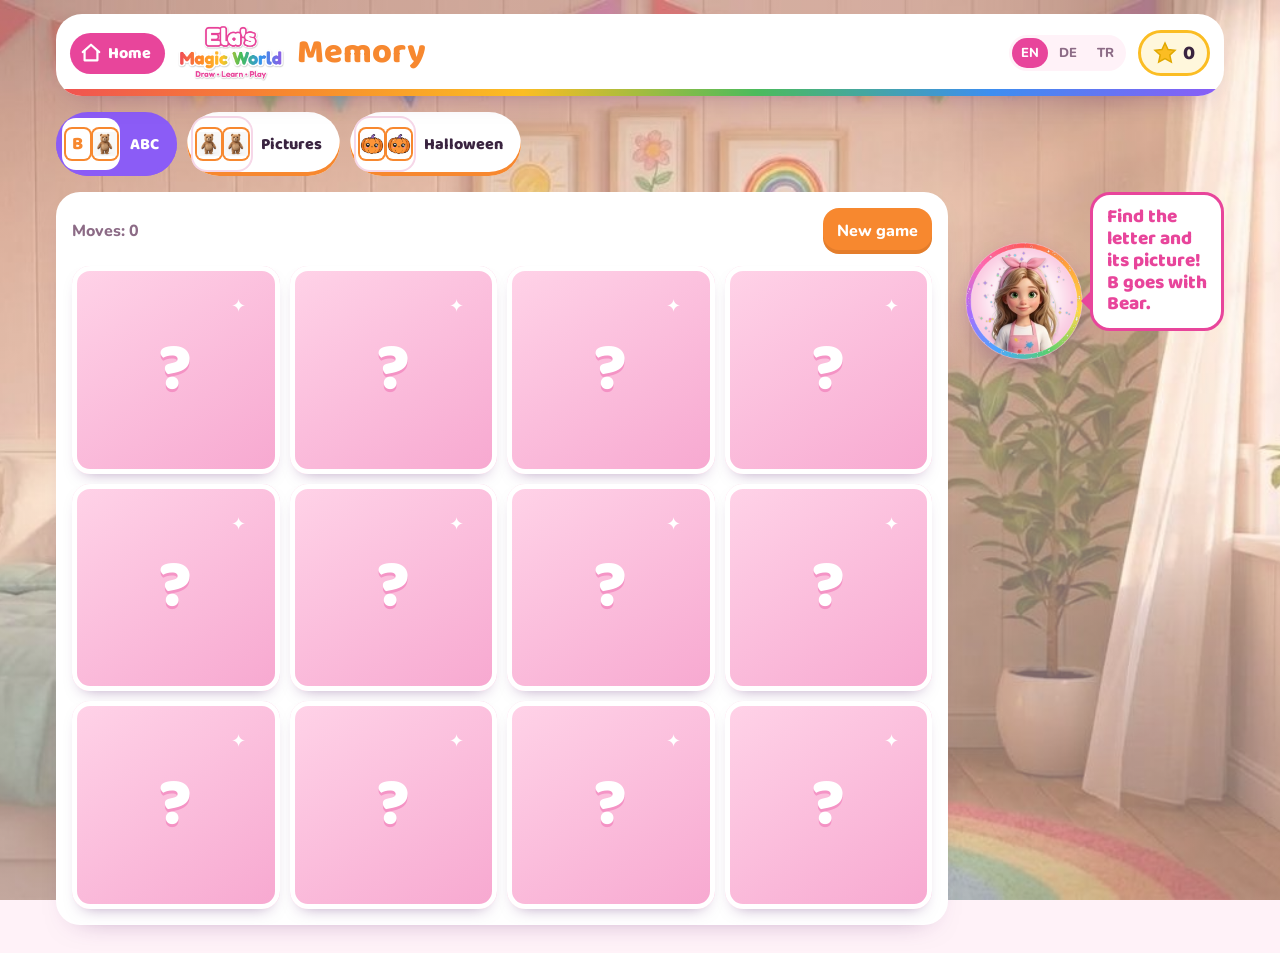
<file: memory.html>
<!doctype html>
<html lang="en">
<head>
<meta charset="utf-8">
<meta name="viewport" content="width=device-width, initial-scale=1, viewport-fit=cover">
<title>Memory – Ela's Magic World</title>
<link rel="icon" href="bilder/ela-rund.png">
<link rel="stylesheet" href="schriften/schriften.css">
<link rel="stylesheet" href="gemeinsam.css?v=92">
<style>
/* ABC-Memory: Karten umdrehen, Buchstabe + passendes Bild finden ("B" ↔ Bear). Modus "Pictures": zwei gleiche Bilder. */
.top h1{color:var(--orange)}
.main{display:grid;grid-template-columns:1fr 260px;gap:16px;align-items:start}
@media (max-width:860px){.main{grid-template-columns:1fr}.main .ela{order:-1}}
.feld{display:grid;grid-template-columns:repeat(4,1fr);gap:10px}
@media (max-width:560px){.feld{grid-template-columns:repeat(3,1fr);gap:8px}}
.karte{position:relative;aspect-ratio:1;border:0;padding:0;background:none;cursor:pointer;perspective:700px}
.karte .innen{position:absolute;inset:0;transition:transform .45s;transform-style:preserve-3d}
.karte.offen .innen,.karte.weg .innen{transform:rotateY(180deg)}
.karte .seite{position:absolute;inset:0;border-radius:18px;backface-visibility:hidden;-webkit-backface-visibility:hidden;display:grid;place-items:center;overflow:hidden}
/* Rückseite bewusst ruhig: zartes Rosa, weißes Fragezeichen, kleiner Glitzerstern */
.karte .rueck{background:linear-gradient(145deg,#ffd3e8,#f7a8d0);box-shadow:inset 0 0 0 5px #fff,0 8px 16px -10px rgba(90,30,110,.5)}
.karte .rueck b{font-family:var(--display);font-weight:800;font-size:clamp(46px,12vw,66px);color:#fff;text-shadow:0 3px 0 rgba(232,69,155,.35)}
.karte .rueck i{position:absolute;top:14%;right:16%;font-style:normal;font-size:clamp(12px,3vw,18px);color:#fff}
.karte .vorn{transform:rotateY(180deg);background:#fff;box-shadow:inset 0 0 0 4px var(--c,var(--line))}
.karte .vorn img{width:100%;height:100%;object-fit:contain;background:#fff}   /* Motiv immer ganz zeigen, nie abschneiden */
.feld.hw .karte .vorn img{padding:6%}   /* bunte Halloween-Bilder sind nicht quadratisch: etwas Rand */
.karte .vorn b{font-family:var(--display);font-weight:800;font-size:clamp(40px,10vw,72px);line-height:1;color:var(--c)}
.karte.weg .vorn{box-shadow:inset 0 0 0 5px var(--green)}
.karte.weg{animation:yay .5s ease}
.karte:focus-visible{outline:3px solid var(--orange);outline-offset:3px;border-radius:18px}
.leiste{display:flex;flex-wrap:wrap;gap:10px;align-items:center;justify-content:space-between;margin-bottom:12px}
.zuege{font-weight:800;color:var(--muted)}
.nochmal{background:var(--orange);color:#fff}
@media (prefers-reduced-motion:reduce){.karte .innen{transition:none}}
</style>
</head>
<body>
<div class="app">
  <header class="top">
    <a class="home" href="index.html"><svg viewBox="0 0 24 24" fill="none" stroke="currentColor" stroke-width="2.4" stroke-linecap="round" stroke-linejoin="round"><path d="M3 11l9-8 9 8"/><path d="M5 10v10h14V10"/></svg><span data-t="start"></span></a>
    <img class="logo" src="bilder/logo.png" alt="Ela's Magic World">
    <h1 data-t="t_memory"></h1>
    <div class="lang" id="lang"></div>
    <div class="stars" data-t-label="stars"><svg viewBox="0 0 24 24"><path d="M12 2l3 6.5 7 .8-5.2 4.8 1.5 7L12 17.6 5.7 21l1.5-7L2 9.3l7-.8z"/></svg><span id="stars-n">0</span></div>
  </header>

  <div class="tabs">
    <button class="tab bild" id="tab-abc" type="button" style="--c:var(--purple)" aria-pressed="true"><span class="tab-bild tb-karten" aria-hidden="true"><b class="tb-karte">B</b><img class="tb-karte" src="bilder/abc/B-Bear.jpg" alt=""></span><span data-t="mem_abc"></span></button>
    <button class="tab bild" id="tab-bild" type="button" style="--c:var(--orange)" aria-pressed="false"><span class="tab-bild tb-karten" aria-hidden="true"><img class="tb-karte" src="bilder/abc/B-Bear.jpg" alt=""><img class="tb-karte" src="bilder/abc/B-Bear.jpg" alt=""></span><span data-t="mem_pics"></span></button>
    <button class="tab bild" id="tab-hw" type="button" style="--c:#f7882f" aria-pressed="false" hidden><span class="tab-bild tb-karten" aria-hidden="true"><img class="tb-karte" src="bilder/halloween/bunt/P-Pumpkin.jpg" alt=""><img class="tb-karte" src="bilder/halloween/bunt/P-Pumpkin.jpg" alt=""></span><span data-t="mem_hw"></span></button>
  </div>

  <div class="main">
    <section class="card">
      <div class="leiste">
        <span class="zuege" id="zuege"></span>
        <button class="btn nochmal" id="neu" type="button" data-t="mem_new"></button>
      </div>
      <div class="feld" id="feld"></div>
    </section>
    <aside class="ela">
      <img class="round tippbar" id="ela-tipp" src="bilder/ela-rund.png" alt="Ela">
      <div class="bubble" id="bubble" role="status"></div>
    </aside>
  </div>
</div>

<script src="gemeinsam.js?v=92"></script>
<script src="daten.js?v=92"></script>
<script>
elaTippen(document.getElementById("ela-tipp"), ELA_VIDEOS.seite.abc);

const PAARE = 6;   // 12 Karten – gut für Kinder von 6–10
const BUNT = ["#f05252","#f7882f","#e5a50a","#4cbb5c","#3d8ef0","#8b5cf6","#e8459b"];
const farbe = L => BUNT[(L.charCodeAt(0) - 65) % BUNT.length];
const mischen = a => a.map(v => [Math.random(), v]).sort((x, y) => x[0] - y[0]).map(v => v[1]);
// Alle Buchstaben mit 3D-Bild aus den Videos (bilder/abc/…)
const MIT_FOTO = Object.keys(ABC_WOERTER).filter(L => ABC_WOERTER[L].foto);
// Alle Karten-Motive: id → { L, en, foto, wort (Elas Wort), abc (Elas "B is for Bear") }
const MOTIV = {};
MIT_FOTO.forEach(L => { MOTIV[L] = { L, en: ABC_WOERTER[L].en, foto: ABC_WOERTER[L].foto, wort: STIMMEN.wort[L], abc: STIMMEN.abc[L] }; });
// Halloween-Memory: Elas bunt ausgemalte Halloween-Bilder (Feld "bunt" in daten.js), zwei gleiche Bilder
const HW = [];
(THEMEN.find(th => th.id === "halloween") || { bilder: [] }).bilder.filter(b => b.bunt).forEach(b => {
  const id = "hw-" + b.L; MOTIV[id] = { L: b.L, en: b.wort.en, foto: b.bunt }; HW.push(id);
});
document.getElementById("tab-hw").hidden = HW.length < 3;   // erst ab 3 bunten Bildern
let paare = PAARE;

let modus = "abc", offen = [], sperre = false, gefunden = 0, zuege = 0;
const feld = document.getElementById("feld");

function zeigeZuege(){ document.getElementById("zuege").textContent = tm("mem_moves", { n: zuege }); }

function neuesSpiel(){
  offen = []; sperre = false; gefunden = 0; zuege = 0; zeigeZuege();
  const auswahl = mischen(modus === "hw" ? HW : MIT_FOTO).slice(0, PAARE);
  paare = auswahl.length;
  const karten = [];
  auswahl.forEach(id => {
    karten.push({ id, L: MOTIV[id].L, art: "bild" });
    karten.push({ id, L: MOTIV[id].L, art: modus === "abc" ? "buchstabe" : "bild" });
  });
  feld.innerHTML = "";
  feld.classList.toggle("hw", modus === "hw");
  mischen(karten).forEach(k => {
    const w = MOTIV[k.id];
    const b = document.createElement("button");
    b.type = "button"; b.className = "karte"; b.dataset.id = k.id;
    b.style.setProperty("--c", farbe(k.L));
    b.setAttribute("aria-label", "?");
    b.innerHTML = `<span class="innen"><span class="seite rueck"><b>?</b><i>✦</i></span>` +
      `<span class="seite vorn">${k.art === "bild" ? `<img src="${w.foto}" alt="">` : `<b>${k.L}${k.L.toLowerCase()}</b>`}</span></span>`;
    b.onclick = () => umdrehen(b, k);
    feld.appendChild(b);
  });
  say(t(modus === "abc" ? "mem_hint_abc" : "mem_hint_pics"));
}

function umdrehen(b, k){
  if (sperre || b.classList.contains("offen") || b.classList.contains("weg")) return;
  b.classList.add("offen");
  const m = MOTIV[k.id];
  b.setAttribute("aria-label", k.art === "bild" ? m.en : k.L);
  offen.push(b);
  const paar = offen.length === 2 && offen[0].dataset.id === offen[1].dataset.id;
  // Beim Umdrehen Wort bzw. Buchstabe mit Elas Stimme ("Bear" / "Letter B"), sonst Geräte-Stimme.
  // Bei einem Paar gleich das Lob + "B is for Bear", damit nichts abgeschnitten wird.
  if (!paar) {
    const datei = k.art === "bild" ? m.wort : STIMMEN.buchstabe[k.L];
    const text = k.art === "bild" ? m.en : k.L;
    if (datei) elaSagt([datei], text); else speak(text, "en-US");
  }
  if (offen.length < 2) return;
  zuege++; zeigeZuege();
  const [a, c] = offen; offen = [];
  if (paar) {
    const { L, en, abc } = MOTIV[a.dataset.id];
    say(`${lob()} ${t("a_is", { L, w: en })}`);
    if (abc) elaSagt([zufall(STIMMEN.lob), abc], `${L} is for ${en}!`);
    else elaSagt([zufall(STIMMEN.lob)], `${L} is for ${en}!`, `${L} is for ${en}!`);
    setTimeout(() => {
      a.classList.add("weg"); c.classList.add("weg");
      if (++gefunden === paare) fertig();
    }, 900);
  } else {
    sperre = true;
    setTimeout(() => {
      a.classList.remove("offen"); c.classList.remove("offen");
      a.setAttribute("aria-label", "?"); c.setAttribute("aria-label", "?");
      sperre = false; say(nochmal());
    }, 1200);
  }
}

function fertig(){
  sternDazu(3); sternRegen();
  setTimeout(() => say(t("mem_done", { n: zuege })), 1800);
}

function setzeModus(m){
  modus = m;
  document.getElementById("tab-abc").setAttribute("aria-pressed", m === "abc");
  document.getElementById("tab-bild").setAttribute("aria-pressed", m === "bild");
  document.getElementById("tab-hw").setAttribute("aria-pressed", m === "hw");
  neuesSpiel();
}
document.getElementById("tab-abc").onclick = () => setzeModus("abc");
document.getElementById("tab-bild").onclick = () => setzeModus("bild");
document.getElementById("tab-hw").onclick = () => setzeModus("hw");
document.getElementById("neu").onclick = neuesSpiel;
neuesSpiel();
</script>
</body>
</html>
</file>
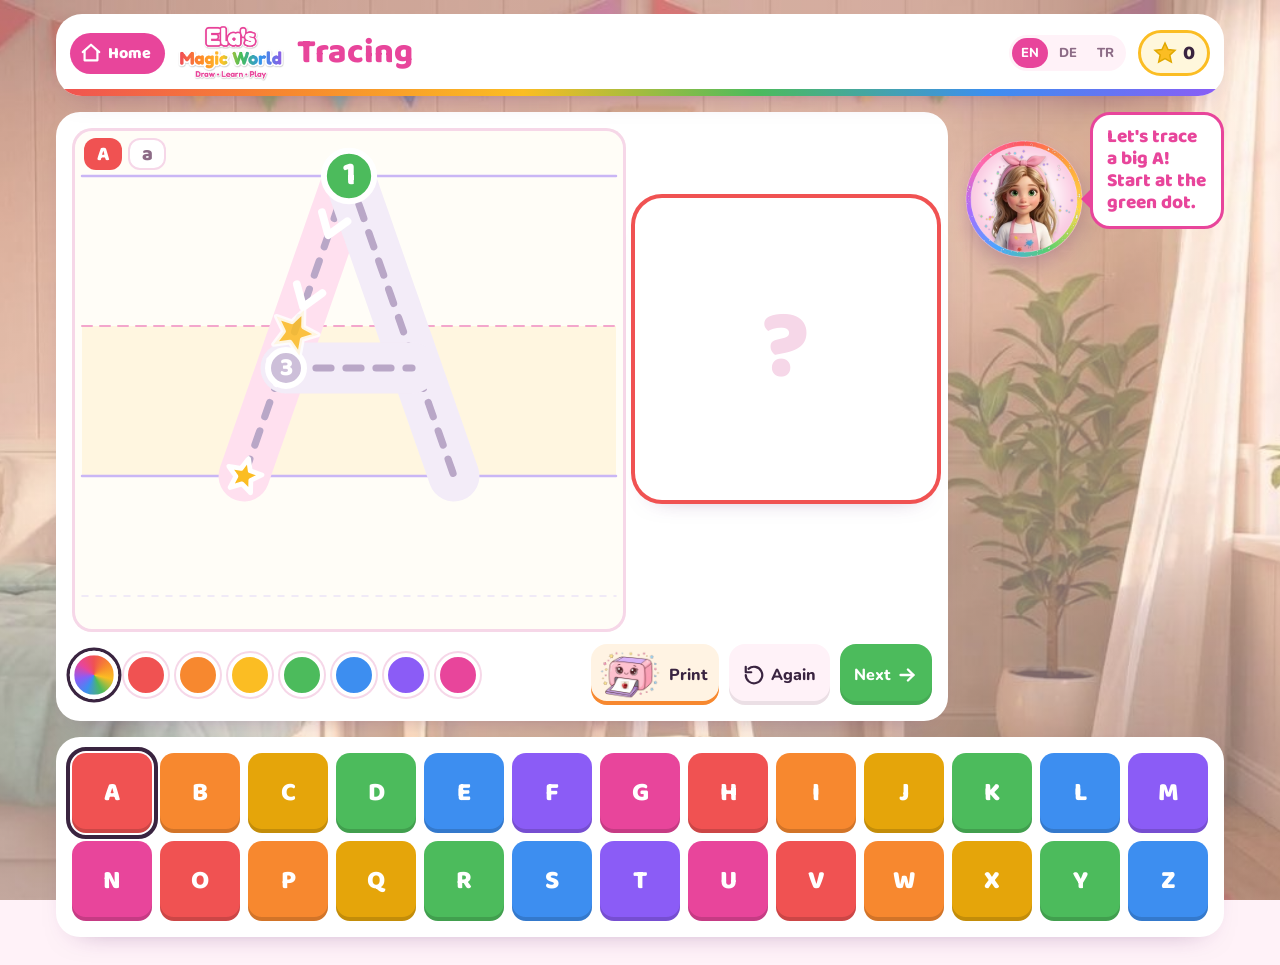
<file: schreiben.html>
<!doctype html>
<html lang="en">
<head>
<meta charset="utf-8">
<meta name="viewport" content="width=device-width, initial-scale=1, viewport-fit=cover">
<title>Tracing – Ela's Magic World</title>
<link rel="icon" href="bilder/ela-rund.png">
<link rel="stylesheet" href="schriften/schriften.css">
<link rel="stylesheet" href="gemeinsam.css?v=92">
<style>
/* Nachspuren: links die Schreibfläche (Buchstabe mit Startpunkt, Nummern, Pfeilen), rechts der Bilderrahmen,
   in den nach dem Nachspuren das Bild hüpft (A: Apfel). Darunter Stifte, unten die ABC-Leiste. */
.top h1{color:var(--pink)}
.main{display:grid;grid-template-columns:1fr 260px;gap:16px;align-items:start}
@media (max-width:860px){.main{grid-template-columns:1fr}}
.spur{display:grid;grid-template-columns:1fr minmax(150px,34%);gap:14px;align-items:center}
.flaeche{position:relative;background:#fffdf7;border-radius:20px;box-shadow:inset 0 0 0 3px var(--line)}
#cv{display:block;width:100%;height:clamp(280px,56vh,520px);touch-action:none;cursor:crosshair;border-radius:20px}
.formen{position:absolute;top:10px;left:12px;display:flex;gap:6px;pointer-events:none}   /* darf den grünen Startpunkt nie verdecken (Handy!) */
.formen i{font-style:normal;font-family:var(--display);font-weight:800;font-size:20px;line-height:1;min-width:38px;text-align:center;
  padding:6px 8px;border-radius:12px;background:#fff;color:var(--muted);box-shadow:inset 0 0 0 2px var(--line)}
.formen i.jetzt{background:var(--c);color:#fff;box-shadow:none}
.formen i.ok{background:var(--green);color:#fff;box-shadow:none}

/* Bilderrahmen: erst ein Fragezeichen, dann hüpft das Bild hinein */
.rahmen{display:flex;flex-direction:column;align-items:center;gap:8px;text-align:center}
.rahmen .feld{position:relative;width:100%;aspect-ratio:1;border-radius:22px;background:#fff;display:grid;place-items:center;
  box-shadow:0 0 0 5px #fff,0 0 0 9px var(--c,var(--orange)),0 14px 26px -16px rgba(90,30,110,.6)}
.rahmen .feld img{width:88%;height:88%;object-fit:contain;position:relative;z-index:2}
.rahmen .feld .frage{font-family:var(--display);font-weight:800;font-size:clamp(60px,9vw,96px);color:var(--line);line-height:1;animation:wackel 2.4s ease-in-out infinite}
@keyframes wackel{0%,100%{transform:rotate(-6deg)}50%{transform:rotate(6deg) scale(1.06)}}
.rahmen .wort{font-family:var(--display);font-weight:800;font-size:clamp(20px,3.4vw,30px);line-height:1.05;color:var(--purple);min-height:1.1em}
.rahmen .wort b{color:var(--c)}
.rahmen .yt{font-family:var(--body);font-size:13px;padding:6px 11px;background:#fff;color:var(--ink);border-radius:999px;box-shadow:inset 0 0 0 2px var(--line)}
.rahmen .yt small{color:var(--muted);font-weight:700}
.rahmen .yt[hidden]{display:none}
.rahmen .de{color:var(--muted);font-weight:800;font-size:15px;min-height:1.1em;margin-top:-4px}
.feld.tanz img{animation:tanz .9s ease 2}
@keyframes tanz{0%,100%{transform:rotate(0) scale(1)}25%{transform:rotate(-12deg) scale(1.12)}75%{transform:rotate(12deg) scale(1.12)}}
@media (prefers-reduced-motion:reduce){.rahmen .feld .frage,.feld.tanz img{animation:none}}

.werkzeug{display:flex;flex-wrap:wrap;align-items:center;gap:10px;margin-top:12px}
.stifte{display:flex;gap:8px;flex-wrap:wrap;flex:0 1 auto}
.knoepfe{display:flex;gap:10px;flex-wrap:wrap;margin-left:auto}
.stift{width:44px;height:44px;border-radius:50%;border:4px solid #fff;cursor:pointer;background:var(--c);box-shadow:0 0 0 2px var(--line)}
.stift.regenbogen{background:conic-gradient(#f05252,#f7882f,#fbbd23,#4cbb5c,#3d8ef0,#8b5cf6,#e8459b,#f05252)}
.stift[aria-pressed="true"]{box-shadow:0 0 0 3px var(--ink);transform:scale(1.1)}
.btn.weiter{background:var(--green);color:#fff}
.btn.weiter.lockt{animation:lockt 1.1s ease-in-out infinite}
@keyframes lockt{0%,100%{transform:scale(1)}50%{transform:scale(1.1)}}

/* ABC-Leiste: am PC bunte Kacheln (2 Reihen à 13), am Handy ein ruhiges ABC-Band wie auf dem Arbeitsblatt
   (bunte Buchstaben, der aktuelle im farbigen Kreis, geschaffte mit Sternchen) */
.leiste{display:grid;grid-template-columns:repeat(13,1fr);gap:8px}
.leiste button{position:relative;font-family:var(--display);font-weight:800;font-size:clamp(18px,2.6vw,26px);line-height:1;aspect-ratio:1;border:0;border-radius:14px;cursor:pointer;color:#fff;
  background:var(--c);box-shadow:inset 0 -4px 0 rgba(0,0,0,.15);padding:0}
.leiste button[aria-pressed="true"]{outline:4px solid var(--ink);outline-offset:2px}
.leiste button.kuerbis::before{content:"🎃";position:absolute;top:-9px;left:-6px;font-size:15px;line-height:1}
.leiste button.geschafft::after{content:"★";position:absolute;top:-8px;right:-6px;font-size:16px;color:var(--yellow);text-shadow:0 0 2px #b88400,0 1px 0 #b88400}
@media (max-width:560px){
  .leiste{gap:0;row-gap:8px}
  .leiste button{background:none;box-shadow:none;color:var(--c);border-radius:50%;font-size:21px;display:grid;place-items:center}
  .leiste button[aria-pressed="true"]{outline:0;background:var(--c);color:#fff;transform:scale(1.15);box-shadow:0 4px 10px -4px rgba(58,36,64,.5)}
  .leiste button.kuerbis::before{top:-6px;left:50%;transform:translateX(-50%);font-size:10px}
  .leiste button.geschafft::after{top:auto;right:auto;bottom:-9px;left:50%;transform:translateX(-50%);font-size:12px}
}
/* Zahlen: die gezählten Dinge hüpfen einzeln in den Rahmen */
.feld .menge{position:relative;z-index:2;width:90%;height:90%;display:grid;gap:4%;place-content:center;place-items:center}
.feld .menge img,.feld .menge svg{width:100%;aspect-ratio:1;object-fit:contain;border-radius:12px}
.feld .menge img.da{animation:rein .55s cubic-bezier(.2,1.5,.4,1)}
@keyframes rein{0%{transform:translateY(-60px) scale(.2);opacity:0}100%{transform:none;opacity:1}}
.leiste.zahlen{grid-template-columns:repeat(10,minmax(0,78px));justify-content:center}
@media (max-width:560px){.leiste.zahlen{grid-template-columns:repeat(10,1fr)}}
.druck-show{position:fixed;inset:0;z-index:60;display:grid;place-items:center;background:rgba(58,36,64,.35)}
.druck-show .gross{filter:drop-shadow(0 18px 24px rgba(58,36,64,.45))}
/* Print-Knopf (wie im Malbuch, mit Elas Halloween-Drucker) */
.btn.druck{background:#fff3e3;color:var(--ink);padding:6px 12px 6px 6px;box-shadow:inset 0 -4px 0 var(--orange)}
.btn.druck img{width:46px;height:auto}
/* Neutraler Drucker (ohne Kürbis), oben schaut das Schreibblatt mit dem Bild des Buchstabens heraus */
.btn.druck .drucker-ico{display:block;width:66px;height:49px}
.btn.druck .drucker-ico svg,.druck-show svg{display:block;width:100%;height:100%;overflow:visible}
.druck-show .gross{width:min(420px,80vw);aspect-ratio:1200/896;animation:pop .45s ease}
.druck-show .gross .blatt{animation:blattRaus .8s .3s ease-out both;transform-box:fill-box;transform-origin:center}
@keyframes blattRaus{from{opacity:0;transform:translateY(-30px) scale(.6)}to{opacity:1;transform:none}}
@media (prefers-reduced-motion:reduce){.druck-show .gross,.druck-show .gross .blatt{animation:none}}
/* "Color it": dasselbe Bild im Malbuch ausmalen */
.btn.malen{background:#fff;color:var(--ink);padding:6px 12px 6px 6px;box-shadow:inset 0 -4px 0 var(--pink);text-decoration:none}
.btn.malen img{width:46px;height:46px;object-fit:contain;background:#fff;border-radius:10px}
.btn.malen[hidden]{display:none}
/* Nachspur-Blatt zum Ausdrucken (A4): großer Buchstabe mit Nummern + Pfeilen, Bild zum Ausmalen (oder Feld zum Selbermalen),
   "A is for Apple", Reihen zum Nachspuren, Name, Logo + Kanal. Immer Englisch. Nur beim Drucken sichtbar. */
#druckblatt{display:none}
@page{size:A4 portrait;margin:11mm}
@media print{
  body{background:#fff!important;padding:0}
  body::before{display:none}
  .app,.confetti,.ela-video,.eltern,.sticker-neu{display:none!important}
  #druckblatt{display:flex;flex-direction:column;gap:3mm;height:272mm;color:#000;font-family:var(--display);font-weight:800;
    -webkit-print-color-adjust:exact;print-color-adjust:exact}
  #druckblatt .d-titel{align-self:center;font-size:20px;border:2px solid #000;border-radius:999px;padding:1mm 7mm}
  #druckblatt .d-oben{display:grid;grid-template-columns:1fr 1fr;gap:6mm;align-items:center;height:78mm}
  #druckblatt .d-oben > svg{width:100%;height:78mm}
  #druckblatt .d-sterne svg{width:var(--g);height:var(--g)}
  #druckblatt .d-bild{width:100%;height:74mm;object-fit:contain}
  #druckblatt .d-malen{height:72mm;border:3px dashed #999;border-radius:6mm;display:grid;place-items:center;text-align:center;font-size:24px;color:#777}
  #druckblatt .d-satz{align-self:center;font-size:40px;line-height:1;color:#8a8a8a;font-weight:700}   /* klare Schrift wie auf den Arbeitsblättern: Buchstabe dunkel, Rest grau */
  #druckblatt .d-satz b{color:#222;font-weight:800}
  #druckblatt .d-reihen{flex:1;width:100%}
  #druckblatt .d-name{display:flex;align-items:flex-end;gap:10px;font-family:var(--body);font-size:17px}
  #druckblatt .d-name i{flex:1;border-bottom:2px solid #000}
  #druckblatt .d-fuss{align-self:center;display:flex;align-items:center;gap:10px;font-family:var(--body);font-size:13px;color:#8b5cf6}
  #druckblatt .d-fuss img{height:30px;width:auto}
}
/* Unsichtbares SVG zum Vermessen der Strich-Pfade */
#mess{position:absolute;width:0;height:0;overflow:hidden}
/* Handy: Bilderrahmen klein oben (Bild links, Wort rechts daneben), darunter die Schreibfläche in voller Breite */
@media (max-width:600px){
  .spur{grid-template-columns:1fr;gap:10px}
  .rahmen{order:-1;display:grid;grid-template-columns:96px 1fr;column-gap:14px;row-gap:2px;align-items:center;text-align:left;padding:6px 6px 0}
  .rahmen .feld{grid-row:span 2;width:96px;border-radius:16px;box-shadow:0 0 0 4px #fff,0 0 0 7px var(--c,var(--orange))}
  .rahmen .feld .frage{font-size:52px}
  .rahmen .de{margin-top:0}
  .rahmen .feld{grid-row:span 3}
  .rahmen .yt{grid-column:2;justify-self:start;white-space:nowrap}
  #cv{height:clamp(300px,52vh,460px)}
}
</style>
</head>
<body>
<div class="app">
  <header class="top">
    <a class="home" href="index.html"><svg viewBox="0 0 24 24" fill="none" stroke="currentColor" stroke-width="2.4" stroke-linecap="round" stroke-linejoin="round"><path d="M3 11l9-8 9 8"/><path d="M5 10v10h14V10"/></svg><span data-t="start"></span></a>
    <img class="logo" src="bilder/logo.png" alt="Ela's Magic World">
    <h1 data-t="t_schreiben"></h1>
    <div class="lang" id="lang"></div>
    <div class="stars" data-t-label="stars"><svg viewBox="0 0 24 24"><path d="M12 2l3 6.5 7 .8-5.2 4.8 1.5 7L12 17.6 5.7 21l1.5-7L2 9.3l7-.8z"/></svg><span id="stars-n">0</span></div>
  </header>

  <!-- Nur bei Zahlen (?nur=zahl, von der Seite "Numbers"): Tabs Zählen | Nachspuren -->
  <div class="tabs" id="zahl-tabs" hidden>
    <a class="tab bild" href="zahlen.html" style="--c:var(--green);text-decoration:none" aria-pressed="false"><span class="tab-bild enten3" aria-hidden="true"><img src="bilder/zahlen/ente.jpg" alt=""><img src="bilder/zahlen/ente.jpg" alt=""><img src="bilder/zahlen/ente.jpg" alt=""></span><span data-t="n_tab_count"></span></a>
    <button class="tab bild" type="button" style="--c:var(--orange)" aria-pressed="true"><span class="tab-bild" aria-hidden="true"><svg viewBox="-8 -12 86 124"><path d="M8 25 C10 -6 62 -6 62 26 C62 50 30 70 8 100 L64 100" fill="none" stroke="#efe6f7" stroke-width="17" stroke-linecap="round" stroke-linejoin="round"/><path d="M8 100 L64 100" fill="none" stroke="#a48fbc" stroke-width="4" stroke-dasharray="6 6" stroke-linecap="round"/><path d="M8 25 C10 -6 62 -6 62 26 C62 50 30 70 8 100" fill="none" stroke="#f7882f" stroke-width="12" stroke-linecap="round"/><circle cx="8" cy="25" r="10" fill="#4cbb5c" stroke="#fff" stroke-width="3"/></svg></span><span data-t="n_tab_trace"></span></button>
  </div>

  <div class="main">
    <section class="card" id="spur-karte">
      <div class="spur">
        <div class="flaeche">
          <canvas id="cv" aria-label="Trace"></canvas>
          <div class="formen" id="formen"><i id="f-gross">A</i><i id="f-klein">a</i></div>
        </div>
        <div class="rahmen" id="rahmen">
          <div class="feld" id="feld"><span class="frage" id="frage">?</span></div>
          <div class="wort" id="wort"></div>
          <div class="de" id="de"></div>
          <button class="btn yt" id="yt" type="button" hidden>🎬 <span data-t="m_yt"></span> <small data-t="m_yt_s"></small></button>
        </div>
      </div>
      <div class="werkzeug">
        <div class="stifte" id="stifte" data-t-label="tr_pen"></div>
        <div class="knoepfe">
        <a class="btn malen" id="malen" href="malbuch.html" hidden><img id="malen-bild" alt=""><span>🖍️</span><span data-t="tr_color"></span></a>
        <button class="btn druck" id="drucken" type="button"><span class="drucker-ico" id="drucker-ico" aria-hidden="true"></span><span data-t="print"></span></button>
        <button class="btn" id="nochmal" type="button"><svg viewBox="0 0 24 24" fill="none" stroke="currentColor" stroke-width="2.4" stroke-linecap="round" stroke-linejoin="round"><path d="M3 12a9 9 0 1 0 3-6.7"/><path d="M3 3v6h6"/></svg><span data-t="tr_again"></span></button>
        <button class="btn weiter" id="weiter" type="button"><span data-t="tr_next"></span><svg viewBox="0 0 24 24" fill="none" stroke="currentColor" stroke-width="2.6" stroke-linecap="round" stroke-linejoin="round"><path d="M5 12h14"/><path d="M13 6l6 6-6 6"/></svg></button>
        </div>
      </div>
    </section>
    <aside class="ela">
      <img class="round tippbar" id="ela-tipp" src="bilder/ela-rund.png" alt="Ela">
      <div class="bubble" id="bubble" role="status" data-t="tr_start"></div>
    </aside>
  </div>

  <section class="card">
    <div class="leiste" id="leiste" aria-label="Alphabet"></div>
  </section>
</div>
<svg id="mess" aria-hidden="true"><path id="mess-pfad"/></svg>
<div id="druckblatt" aria-hidden="true"></div>

<script src="gemeinsam.js?v=92"></script>
<script src="daten.js?v=92"></script>
<script>
const elaBild = document.getElementById("ela-tipp");   // fest merken: beim Kreis-Video ist das Bild kurz nicht im DOM
elaTippen(elaBild, ELA_VIDEOS.seite.abc);

/* ===== Schrift: jeder Buchstabe als Liste von Strichen (SVG-Pfade) in Schreib-Reihenfolge =====
   Koordinaten: 0 = obere Linie, 50 = Mittellinie, 100 = Grundlinie, 140 = Unterlänge.
   Ein Strich kürzer als 3 Einheiten ist ein Punkt (i, j) – den tippt man nur an. */
const SCHRIFT = {
  A: ["M40 0 L5 100", "M40 0 L75 100", "M19 64 L61 64"],
  B: ["M10 0 L10 100", "M10 0 L42 0 C70 0 70 50 42 50 L10 50", "M10 50 L46 50 C78 50 78 100 46 100 L10 100"],
  C: ["M74 18 A40 50 0 1 0 74 82"],
  D: ["M10 0 L10 100", "M10 0 L32 0 A42 50 0 0 1 32 100 L10 100"],
  E: ["M10 0 L10 100", "M10 0 L62 0", "M10 50 L52 50", "M10 100 L62 100"],
  F: ["M10 0 L10 100", "M10 0 L62 0", "M10 50 L52 50"],
  G: ["M74 18 A40 50 0 1 0 80 60", "M50 60 L80 60"],
  H: ["M10 0 L10 100", "M65 0 L65 100", "M10 50 L65 50"],
  I: ["M35 0 L35 100", "M12 0 L58 0", "M12 100 L58 100"],
  J: ["M55 0 L55 72 A25 26 0 0 1 5 74"],
  K: ["M10 0 L10 100", "M62 0 L10 58", "M27 40 L65 100"],
  L: ["M10 0 L10 100 L60 100"],
  M: ["M10 0 L10 100", "M10 0 L45 70 L80 0", "M80 0 L80 100"],
  N: ["M10 0 L10 100", "M10 0 L65 100", "M65 100 L65 0"],
  O: ["M42 0 A34 50 0 0 0 42 100 A34 50 0 0 0 42 0"],
  P: ["M10 0 L10 100", "M10 0 L38 0 A25 25 0 0 1 38 50 L10 50"],
  Q: ["M42 0 A34 50 0 0 0 42 100 A34 50 0 0 0 42 0", "M48 72 L76 104"],
  R: ["M10 0 L10 100", "M10 0 L38 0 A25 25 0 0 1 38 50 L10 50", "M32 50 L64 100"],
  S: ["M66 14 C58 -2 14 -6 14 24 C14 50 70 44 70 74 C70 106 18 106 8 84"],
  T: ["M37 0 L37 100", "M5 0 L70 0"],
  U: ["M10 0 L10 64 A28 36 0 0 0 66 64 L66 0"],
  V: ["M5 0 L37 100 L70 0"],
  W: ["M5 0 L25 100 L45 30 L65 100 L85 0"],
  X: ["M10 0 L65 100", "M65 0 L10 100"],
  Y: ["M10 0 L37 50", "M65 0 L37 50", "M37 50 L37 100"],
  Z: ["M10 0 L65 0 L10 100 L65 100"],
  a: ["M56.6 62.5 A25 25 0 1 0 60 75", "M60 50 L60 100"],
  b: ["M10 0 L10 100", "M10 75 A25 25 0 0 1 60 75 A25 25 0 0 1 10 75"],
  c: ["M57 62 A25 25 0 1 0 57 88"],
  d: ["M56.6 62.5 A25 25 0 1 0 60 75", "M60 0 L60 100"],
  e: ["M11 75 L59 75 A24 25 0 1 0 54 90"],
  f: ["M58 10 C50 -3 25 -3 25 22 L25 100", "M8 50 L46 50"],
  g: ["M56.6 62.5 A25 25 0 1 0 60 75", "M60 50 L60 118 C60 145 22 145 14 126"],
  h: ["M10 0 L10 100", "M10 74 C14 44 60 44 60 74 L60 100"],
  i: ["M30 50 L30 100", "M30 28 L30 28.5"],
  j: ["M40 50 L40 118 C40 144 10 144 4 124", "M40 28 L40 28.5"],
  k: ["M10 0 L10 100", "M52 50 L10 80", "M25 70 L55 100"],
  l: ["M30 0 L30 100"],
  m: ["M10 50 L10 100", "M10 74 C12 46 42 46 42 74 L42 100", "M42 74 C44 46 74 46 74 74 L74 100"],
  n: ["M10 50 L10 100", "M10 74 C12 46 58 46 58 74 L58 100"],
  o: ["M35 50 A25 25 0 0 0 35 100 A25 25 0 0 0 35 50"],
  p: ["M10 50 L10 140", "M10 75 A25 25 0 0 1 60 75 A25 25 0 0 1 10 75"],
  q: ["M56.6 62.5 A25 25 0 1 0 60 75", "M60 50 L60 140"],
  r: ["M10 50 L10 100", "M10 74 C14 48 40 46 55 56"],
  s: ["M54 58 C48 47 15 46 15 63 C15 78 55 72 55 87 C55 104 18 104 10 92"],
  t: ["M30 12 L30 100", "M10 50 L52 50"],
  u: ["M10 50 L10 78 A24 22 0 0 0 58 78", "M58 50 L58 100"],
  v: ["M8 50 L33 100 L58 50"],
  w: ["M5 50 L20 100 L37 62 L54 100 L69 50"],
  x: ["M10 50 L55 100", "M55 50 L10 100"],
  y: ["M8 50 L33 98", "M58 50 L18 140"],
  z: ["M10 50 L55 50 L10 100 L55 100"],
  /* Ziffern (ganze Höhe 0–100); die 10 wird aus "1" und "0" zusammengesetzt (siehe aufgabe) */
  "0": ["M35 0 C-8 0 -8 100 35 100 C78 100 78 0 35 0"],
  "1": ["M14 20 L36 0 L36 100"],
  "2": ["M8 25 C10 -6 62 -6 62 26 C62 50 30 70 8 100 L64 100"],
  "3": ["M10 12 C24 -6 62 -2 60 24 C58 44 40 48 30 48 C46 48 64 56 62 76 C60 104 18 106 8 86"],
  "4": ["M38 0 L8 64 L68 64", "M52 0 L52 100"],
  "5": ["M14 0 L14 44 C30 32 64 36 64 68 C64 104 20 106 8 86", "M14 0 L60 0"],
  "6": ["M56 6 C40 -6 8 10 8 60 C8 106 62 106 62 70 C62 40 20 38 10 62"],
  "7": ["M8 0 L64 0 L26 100"],
  "8": ["M56 18 C56 -6 12 -6 12 20 C12 44 60 50 60 76 C60 106 8 106 8 76 C8 50 56 44 56 18"],
  "9": ["M58 28 C58 -6 8 -6 8 28 C8 58 58 56 58 28 L58 100"]
};

const BUNT = ["#f05252","#f7882f","#e5a50a","#4cbb5c","#3d8ef0","#8b5cf6","#e8459b"];
const farbe = L => BUNT[(L.charCodeAt(0) - 65) % BUNT.length];
let LETTERS = Object.keys(ABC_WOERTER);
const STIFTE = ["regenbogen", "#f05252", "#f7882f", "#fbbd23", "#4cbb5c", "#3d8ef0", "#8b5cf6", "#e8459b"];

/* ---------- Strich-Pfade vermessen: Punkte im Abstand von ca. 1,5 Einheiten ---------- */
const messPfad = document.getElementById("mess-pfad");
function abtasten(d){
  messPfad.setAttribute("d", d);
  const len = messPfad.getTotalLength(), n = Math.max(1, Math.ceil(len / 1.5)), pts = [];
  for (let i = 0; i <= n; i++) { const p = messPfad.getPointAtLength(len * i / n); pts.push({ x: p.x, y: p.y }); }
  return { pts, len, punkt: len < 3 };
}
/* Aufgabe = ein Buchstabe (groß oder klein), waagerecht auf 0 zentriert */
function aufgabe(z){
  const teile = z === "10" ? [["1", -34], ["0", 30]] : [[z, 0]];
  const striche = [];
  teile.forEach(([zz, dx]) => SCHRIFT[zz].forEach(d => { const st = abtasten(d); st.pts.forEach(p => p.x += dx); striche.push(st); }));
  let min = Infinity, max = -Infinity;
  striche.forEach(s => s.pts.forEach(p => { min = Math.min(min, p.x); max = Math.max(max, p.x); }));
  const dx = -(min + max) / 2;
  striche.forEach((s, i) => { s.pts.forEach(p => p.x += dx); s.nr = i + 1; s.k = 0; s.fertig = false; s.farbe = null; });
  return { z, striche, breite: max - min, aktiv: 0, fertig: false };
}

/* ---------- Zustand ---------- */
let L = "A", form = 0, A = null, stift = store.get("ela-stift") || "regenbogen";
if (!STIFTE.includes(stift)) stift = "regenbogen";
let geschafft = (store.get("ela-spur-fertig") || "").split("").filter(x => LETTERS.includes(x));
/* Schreiben und Rechnen getrennt: die Kachel "Tracing" = nur Buchstaben; "Numbers" → Tab "Trace" = schreiben.html?nur=zahl */
const NUR_ZAHL = new URLSearchParams(location.search).get("nur") === "zahl";
let modus = NUR_ZAHL ? "zahl" : "abc", Z = 1;
if (NUR_ZAHL) {
  document.getElementById("zahl-tabs").hidden = false;
  const h1 = document.querySelector(".top h1"); h1.dataset.t = "t_zahlen"; h1.textContent = tm("t_zahlen"); h1.style.color = "var(--green)";
  document.title = "Numbers – Ela's Magic World";
}
let zahlenGeschafft = (store.get("ela-spur-zahlen") || "").split(",").map(Number).filter(n => n >= 1 && n <= 10);
const ZAHLWORT = ["", "one", "two", "three", "four", "five", "six", "seven", "eight", "nine", "ten"];
/* Dinge zum Zählen (wie auf der Zahlen-Seite) */
const DINGE = [
  { bild: ABC_WOERTER.A.foto, en: "apples" }, { bild: ABC_WOERTER.I.foto, en: "ice creams" },
  { bild: ABC_WOERTER.K.foto, en: "kites" }, { bild: "bilder/zahlen/ente.jpg", en: "ducks" }, { bild: ABC_WOERTER.B.foto, en: "bears" }
];
const zahlFarbe = n => BUNT[(n - 1) % BUNT.length];
let buchstabenFertig = 0;   // wie viele Buchstaben in diesem Besuch geschafft (für das seltene Lob)
let falscheStarts = 0, letzterHinweis = -Infinity;
let zugOk = false;   // zählt dieser Fingerzug? Nur wenn er am grünen Punkt (oder da, wo man aufgehört hat) beginnt
let zeigeStart = 0, finger = false, spur = [], funken = [], weiterTimer = null, gesprochen = false;

/* ---------- Zeichenfläche ---------- */
const cv = document.getElementById("cv"), ctx = cv.getContext("2d");
let W = 0, H = 0, dpr = 1, S = 1, ox = 0, oy = 0;
const Y_OBEN = -16, Y_UNTEN = 152, TOL = 17;   // sichtbarer Bereich (mit Unterlänge) und Toleranz in Einheiten
function groesse(){
  dpr = Math.min(window.devicePixelRatio || 1, 2.5);
  W = cv.clientWidth; H = cv.clientHeight;
  cv.width = Math.round(W * dpr); cv.height = Math.round(H * dpr);
  const breite = Math.max(110, (A ? A.breite : 80) + 60);
  S = Math.min(W / breite, H / (Y_UNTEN - Y_OBEN));
  ox = W / 2; oy = (H - (Y_UNTEN - Y_OBEN) * S) / 2 - Y_OBEN * S;
}
const einheit = () => ctx.setTransform(dpr * S, 0, 0, dpr * S, dpr * ox, dpr * oy);
function zuEinheit(e){ const r = cv.getBoundingClientRect(); return { x: (e.clientX - r.left - ox) / S, y: (e.clientY - r.top - oy) / S }; }

function linien(){
  ctx.setTransform(dpr, 0, 0, dpr, 0, 0);
  const y = v => oy + v * S, links = 10, rechts = W - 10;
  // Bereich der kleinen Buchstaben ganz leicht gelb
  ctx.fillStyle = "rgba(251,189,35,.10)"; ctx.fillRect(links, y(50), rechts - links, 50 * S);
  const linie = (v, farbe, dash, breite) => {
    ctx.beginPath(); ctx.setLineDash(dash); ctx.strokeStyle = farbe; ctx.lineWidth = breite;
    ctx.moveTo(links, y(v)); ctx.lineTo(rechts, y(v)); ctx.stroke();
  };
  linie(0, "#c9b6f5", [], 2.5); linie(50, "#f3a6cc", [10, 8], 2); linie(100, "#c9b6f5", [], 2.5); linie(140, "#ece3f7", [6, 8], 1.5);
  ctx.setLineDash([]);
}
function polylinie(pts, bis){
  ctx.beginPath(); ctx.moveTo(pts[0].x, pts[0].y);
  for (let i = 1; i <= bis; i++) ctx.lineTo(pts[i].x, pts[i].y);
}
const regenbogenFarbe = (i, nr) => `hsl(${(i * 2.4 + nr * 70) % 360} 88% 58%)`;
function malStrich(s, bis){
  if (s.punkt) { ctx.beginPath(); ctx.arc(s.pts[0].x, s.pts[0].y, 7, 0, 7); ctx.fillStyle = s.farbe === "regenbogen" ? regenbogenFarbe(0, s.nr) : s.farbe; ctx.fill(); return; }
  ctx.lineWidth = 12; ctx.lineCap = "round"; ctx.lineJoin = "round";
  if (s.farbe !== "regenbogen") { polylinie(s.pts, bis); ctx.strokeStyle = s.farbe; ctx.stroke(); return; }
  for (let i = 1; i <= bis; i++) {
    ctx.beginPath(); ctx.moveTo(s.pts[i - 1].x, s.pts[i - 1].y); ctx.lineTo(s.pts[i].x, s.pts[i].y);
    ctx.strokeStyle = regenbogenFarbe(i, s.nr); ctx.stroke();
  }
}
function stern(x, y, r, farbe, dreh = 0){
  ctx.beginPath();
  for (let i = 0; i < 10; i++) {
    const w = dreh - Math.PI / 2 + i * Math.PI / 5, rr = i % 2 ? r * .45 : r;
    ctx.lineTo(x + Math.cos(w) * rr, y + Math.sin(w) * rr);
  }
  ctx.closePath(); ctx.fillStyle = farbe; ctx.fill(); ctx.lineWidth = 1.6; ctx.strokeStyle = "#fff"; ctx.stroke();
}
function pfeile(s){
  // kleine Pfeilspitzen entlang des aktuellen Strichs (Richtung!)
  const abstand = 26, schritt = s.len / (s.pts.length - 1);
  for (let d = 18; d < s.len - 12; d += abstand) {
    const i = Math.round(d / schritt); if (i <= s.k + 2) continue;
    const a = s.pts[Math.max(0, i - 2)], b = s.pts[Math.min(s.pts.length - 1, i + 2)];
    const w = Math.atan2(b.y - a.y, b.x - a.x), p = s.pts[i];
    ctx.save(); ctx.translate(p.x, p.y); ctx.rotate(w);
    ctx.beginPath(); ctx.moveTo(-3.5, -4.5); ctx.lineTo(3, 0); ctx.lineTo(-3.5, 4.5);
    ctx.lineWidth = 2.6; ctx.lineCap = "round"; ctx.lineJoin = "round"; ctx.strokeStyle = "#fff"; ctx.stroke(); ctx.restore();
  }
}
function nummer(s, aktiv, t){
  const p = s.pts[0], r = aktiv ? 8.5 + Math.sin(t / 220) * 1.2 : 6;
  ctx.beginPath(); ctx.arc(p.x, p.y, r, 0, 7);
  ctx.fillStyle = aktiv ? "#4cbb5c" : "#cdbfd9"; ctx.fill();
  ctx.lineWidth = 2; ctx.strokeStyle = "#fff"; ctx.stroke();
  ctx.fillStyle = "#fff"; ctx.font = `800 ${aktiv ? 11 : 8.5}px "Baloo 2", Nunito, sans-serif`;
  ctx.textAlign = "center"; ctx.textBaseline = "middle"; ctx.fillText(s.nr, p.x, p.y + .8);
}

function zeichnen(t){
  ctx.setTransform(1, 0, 0, 1, 0, 0); ctx.clearRect(0, 0, cv.width, cv.height);
  linien(); if (!A) return;
  einheit();
  const s = A.striche[A.aktiv];
  // 1. Spur aller Striche: breite helle Straße mit gestrichelter Mitte
  A.striche.forEach((st, i) => {
    if (st.punkt) { ctx.beginPath(); ctx.arc(st.pts[0].x, st.pts[0].y, 7, 0, 7); ctx.fillStyle = "#efe6f7"; ctx.fill(); return; }
    polylinie(st.pts, st.pts.length - 1);
    ctx.lineCap = "round"; ctx.lineJoin = "round";
    ctx.lineWidth = 17; ctx.strokeStyle = (i === A.aktiv && !A.fertig) ? "#ffe0ef" : "#f3ecf8"; ctx.stroke();
    ctx.setLineDash([5, 5]); ctx.lineWidth = 2.4; ctx.strokeStyle = "#b9a7c7"; ctx.stroke(); ctx.setLineDash([]);
  });
  // 2. Fertige Striche und der Teil des aktuellen Strichs, der schon nachgespurt ist
  A.striche.forEach(st => { if (st.fertig) malStrich(st, st.pts.length - 1); });
  if (s && !A.fertig && s.k > 0) { s.farbe = stift; malStrich(s, s.k); }
  // 3. Eigene Fingerspur (dünn, durchsichtig) – damit man sieht, dass man malt
  if (spur.length > 1) {
    ctx.beginPath(); ctx.moveTo(spur[0].x, spur[0].y); spur.forEach(p => ctx.lineTo(p.x, p.y));
    ctx.lineWidth = 3; ctx.lineCap = "round"; ctx.strokeStyle = "rgba(140,107,134,.35)"; ctx.stroke();
  }
  if (!A.fertig && s) {
    if (!s.punkt) pfeile(s);
    // Ziel-Sternchen am Ende des Strichs
    const ende = s.pts[s.pts.length - 1];
    if (!s.punkt) stern(ende.x, ende.y, 6, "#fbbd23", t / 900);
    // Nummern an den Startpunkten (aktueller Strich groß und grün)
    A.striche.forEach((st, i) => { if (!st.fertig && i !== A.aktiv) nummer(st, false, t); });
    nummer(s, true, t);
    // Kopf des Stifts beim Nachspuren
    if (s.k > 0) { const p = s.pts[s.k]; stern(p.x, p.y, 7.5, stift === "regenbogen" ? regenbogenFarbe(s.k, s.nr) : stift, t / 300); }
    // Glitzerstern zeigt den Weg vor: läuft vom Start zum Ziel (solange noch nicht angefangen)
    if (!finger && s.k < 3 && !s.punkt) {
      const dauer = Math.max(900, s.len * 22), pause = 700, lauf = Math.max(0, t - zeigeStart) % (dauer + pause);
      if (lauf < dauer) {
        const i = Math.round(lauf / dauer * (s.pts.length - 1)), p = s.pts[i];
        ctx.globalAlpha = .85; stern(p.x, p.y, 8, "#fbbd23", t / 250); ctx.globalAlpha = 1;
      }
    }
  }
  // 4. Funken (kleine Sterne), wenn ein Strich fertig ist
  funken = funken.filter(f => t - f.t0 < 900);
  funken.forEach(f => {
    const a = (t - f.t0) / 900;
    ctx.globalAlpha = 1 - a; stern(f.x + f.vx * a * 30, f.y + f.vy * a * 30, 4.5 * (1 - a * .5), f.c, a * 4); ctx.globalAlpha = 1;
  });
}
function schleife(t){ zeichnen(t); requestAnimationFrame(schleife); }

/* ---------- Nachspuren mit dem Finger ----------
   Fortschritt k wandert nur vorwärts entlang des Strichs, und nur wenn der Finger nah an den nächsten Punkten ist.
   So muss man am Startpunkt anfangen und der Richtung folgen – ein falscher Weg zählt einfach nicht (keine Strafe). */
const VORAUS = 16;   // so viele Punkte darf der Finger vorausspringen (ca. 24 Einheiten)
function bewegt(p){
  const s = A && A.striche[A.aktiv]; if (!s || A.fertig) return;
  if (s.punkt) { if (Math.hypot(p.x - s.pts[0].x, p.y - s.pts[0].y) < TOL * 1.4) strichFertig(s); return; }
  if (!zugOk) return;
  let best = s.k;
  for (let j = s.k; j <= Math.min(s.k + VORAUS, s.pts.length - 1); j++)
    if (Math.hypot(p.x - s.pts[j].x, p.y - s.pts[j].y) < TOL) best = j;
  s.k = best;
  if (s.k >= s.pts.length - 3) { s.k = s.pts.length - 1; strichFertig(s); }
}
cv.addEventListener("pointerdown", e => {
  e.preventDefault(); cv.setPointerCapture(e.pointerId); finger = true; spur = [];
  ton(0); const p = zuEinheit(e); spur.push(p);
  const s = A && A.striche[A.aktiv];
  const nah = q => Math.hypot(p.x - q.x, p.y - q.y) < TOL * 1.4;
  zugOk = !!s && (s.punkt || nah(s.pts[s.k]) || nah(s.pts[0]));
  // Falsch angesetzt: nach 2 Versuchen hintereinander sagt Ela sanft "Start at the green dot!" (höchstens alle 10 s)
  if (s && !zugOk) {
    if (++falscheStarts >= 2 && STIMMEN.gruenerPunkt && performance.now() - letzterHinweis > 10000) {
      letzterHinweis = performance.now(); falscheStarts = 0; elaSagt([STIMMEN.gruenerPunkt]);
    }
  } else falscheStarts = 0;
  bewegt(p);
});
cv.addEventListener("pointermove", e => {
  if (!finger) return;
  const liste = e.getCoalescedEvents ? e.getCoalescedEvents() : [e];
  (liste.length ? liste : [e]).forEach(ev => { const p = zuEinheit(ev); spur.push(p); bewegt(p); });
  if (spur.length > 400) spur = spur.slice(-400);
});
const los = () => { finger = false; zugOk = false; spur = []; zeigeStart = performance.now(); };
cv.addEventListener("pointerup", los); cv.addEventListener("pointercancel", los);

/* Kleiner "Pling" (im Browser erzeugt, nichts wird nachgeladen) */
let audio = null;
function ton(art){
  try {
    if (!audio) audio = new (window.AudioContext || window.webkitAudioContext)();
    if (audio.state === "suspended") audio.resume();
    if (!art) return;
    const noten = art === 2 ? [784, 988, 1175, 1568] : [880, 1320];
    noten.forEach((f, i) => {
      const o = audio.createOscillator(), g = audio.createGain(), t0 = audio.currentTime + i * .09;
      o.type = "sine"; o.frequency.value = f; g.gain.setValueAtTime(.0001, t0);
      g.gain.exponentialRampToValueAtTime(.08, t0 + .02); g.gain.exponentialRampToValueAtTime(.0001, t0 + .25);
      o.connect(g).connect(audio.destination); o.start(t0); o.stop(t0 + .3);
    });
  } catch(e){}
}

function strichFertig(s){
  s.fertig = true; s.farbe = stift; spur = []; zugOk = false;   // für den nächsten Strich neu am grünen Punkt aufsetzen
  const ende = s.pts[s.pts.length - 1], t0 = performance.now();
  for (let i = 0; i < 9; i++) { const w = i / 9 * Math.PI * 2; funken.push({ x: ende.x, y: ende.y, vx: Math.cos(w), vy: Math.sin(w), c: zufall(BUNT), t0 }); }
  A.aktiv++; zeigeStart = performance.now();
  if (A.aktiv >= A.striche.length) formFertig(); else ton(1);
}

/* ---------- Ablauf: großer Buchstabe → kleiner Buchstabe → Bild hüpft in den Rahmen ---------- */
/* Welches Bild hüpft in den Rahmen: im Oktober zuerst die Halloween-Bilder (bunt, wenn es Elas ausgemaltes Bild gibt, sonst das Ausmalbild):
   H: Hut, G: Gespenst, B: Fledermaus … – sonst das 3D-Bild aus den ABC-Videos bzw. das erste Bild */
const karte = Lx => {
  // Nachspuren zeigt immer das normale ABC-Wort (B Bear, M Monkey …) – Halloween-Bilder gibt es nur im Malbuch (Wunsch)
  const alle = karten(Lx), haupt = ABC_WOERTER[Lx];
  return alle.find(k => k.bild && k.wort === haupt) || alle.find(k => k.bild && k.wort.en === haupt.en) || alle.find(k => k.bild) || alle[0];
};
/* Im Oktober erst einmal nur die Halloween-Buchstaben, zu denen es schon Elas Video gibt (Bild + "… is for …"-Video):
   B Bat, F Frankenstein, G Ghost, H Hat, P Pumpkin, W Witch. Neue Videos in ELA_VIDEOS.abc → Buchstabe erscheint von selbst. */
// Immer das ganze ABC. Im Oktober tragen die Halloween-Buchstaben (Bild + Elas Video) ein kleines 🎃 in der Leiste.
const KUERBIS = [];   // keine Halloween-Markierung mehr beim Nachspuren (Halloween nur im Malbuch)
function formFertig(){
  A.fertig = true; ton(2);
  if (modus === "zahl") return zahlFertig();
  const k = karte(L), en = k.wort.en;
  if (form === 0) {
    // Großer Buchstabe geschafft: das Bild hüpft in den Rahmen
    bildHuepft(k);
    // Ela sagt nur das Wort ("Apple!") – kein Lob, sonst lobt sie bei jedem Buchstaben zweimal
    say(`${en}! ${t("tr_small", { l: L.toLowerCase() })}`);
    // Nur Elas echte Stimme, nie die Roboter-Stimme: ihr Wort ("Apple!"), sonst ihr "Yay!"
    if (STIMMEN.wort[L] && k.wort === ABC_WOERTER[L]) elaSagt([STIMMEN.wort[L]]);
    else elaSagt([STIMMEN.tollGespurt && Math.random() < .5 ? STIMMEN.tollGespurt : STIMMEN.yay]);   // "Great tracing!" im Wechsel mit "Yay!"
    setTimeout(() => { form = 1; neu(); if (STIMMEN.kleiner) elaSagt([STIMMEN.kleiner]); }, 2200);   // "The little letter!"
  } else {
    // Kleiner Buchstabe geschafft: "Yes! A is for Apple", Bild tanzt, Stern
    document.getElementById("f-klein").className = "ok";
    const feld = document.getElementById("feld"); feld.classList.remove("tanz"); void feld.offsetWidth; feld.classList.add("tanz");
    // "A is for Apple!" – ein Lob ("You are so smart!") nur bei jedem dritten Buchstaben, sonst wird es zu viel
    const mitLob = ++buchstabenFertig % 3 === 0, satz = `${L} is for ${en}!`;
    say(mitLob ? `${lob()} ${t("a_is", { L, w: en })}` : t("a_is", { L, w: en }));
    const abc = STIMMEN.abc[L] && k.wort === ABC_WOERTER[L] ? STIMMEN.abc[L] : "";
    const video = ELA_VIDEOS.abc[en];
    // Nur Elas echte Stimme: ihr Video ("Woo-hoo! W is for Witch!"), sonst "A is for Apple", sonst ihr Buchstabe + ein Lob ("G!" – "Great job!")
    if (video) elaKreisVideo(elaBild, video);
    else if (abc) elaSagt(mitLob ? [zufall(STIMMEN.lob), abc] : [abc]);
    else elaSagt(STIMMEN.buchstabe[L] ? [STIMMEN.buchstabe[L], zufall(STIMMEN.lob)] : [zufall(STIMMEN.lob)]);
    sternDazu(); sternRegen();
    if (!geschafft.includes(L)) { geschafft.push(L); store.set("ela-spur-fertig", geschafft.join("")); }
    leiste();
    document.getElementById("weiter").classList.add("lockt");
    clearTimeout(weiterTimer); weiterTimer = setTimeout(naechster, video ? 9000 : 6000);   // Video ausreden lassen
  }
}
/* Zahl geschafft: die Dinge hüpfen einzeln in den Rahmen, Ela zählt mit ("One", "Two", …), dann ein Stern */
function zahlFertig(){
  const n = Z, ding = zufall(DINGE), feld = document.getElementById("feld");
  document.getElementById("wort").innerHTML = `<b>${n}</b> ${ZAHLWORT[n]}`;
  document.getElementById("de").textContent = "";
  feld.innerHTML = "";
  const menge = document.createElement("div"); menge.className = "menge";
  const spalten = n <= 1 ? 1 : n <= 4 ? 2 : n <= 9 ? 3 : 4;
  menge.style.gridTemplateColumns = `repeat(${spalten}, 1fr)`;
  feld.appendChild(menge);
  const takt = 850;
  for (let i = 1; i <= n; i++) setTimeout(() => {
    const img = document.createElement("img"); img.src = ding.bild; img.alt = ""; img.className = "da";
    menge.appendChild(img);
    if (STIMMEN.zahl[i]) elaSagt([STIMMEN.zahl[i]], ZAHLWORT[i]); else speak(ZAHLWORT[i], "en-US");
    say(`${i}`);
  }, 200 + (i - 1) * takt);
  const ende = 200 + n * takt + 300;
  setTimeout(() => {
    const mitLob = ++buchstabenFertig % 3 === 0;
    say(mitLob ? `${lob()} ${n} ${n === 1 ? ding.en.replace(/s$/, "") : ding.en}!` : `${n} ${n === 1 ? ding.en.replace(/s$/, "") : ding.en}!`);
    if (mitLob) elaSagt([zufall(STIMMEN.lob)], lob());
    feld.classList.remove("tanz"); void feld.offsetWidth; feld.classList.add("tanz");
    sternDazu(); sternRegen();
    if (!zahlenGeschafft.includes(n)) { zahlenGeschafft.push(n); store.set("ela-spur-zahlen", zahlenGeschafft.join(",")); }
    leiste();
    document.getElementById("weiter").classList.add("lockt");
    clearTimeout(weiterTimer); weiterTimer = setTimeout(naechster, 4500);
  }, ende);
}
function bildHuepft(k){
  const feld = document.getElementById("feld"), wort = document.getElementById("wort");
  feld.innerHTML = "";
  wort.innerHTML = `<b>${L}</b> is for <b>${k.wort.en}</b>`;
  document.getElementById("de").textContent = MENU === "en" ? "" : txm(k.wort);
  const img = document.createElement(k.bild ? "img" : "span");
  if (k.bild) { img.src = k.bild; img.alt = k.wort.en; }
  else { img.className = "frage"; img.style.cssText = "color:var(--c);animation:none;font-size:clamp(40px,6vw,64px)"; img.textContent = k.wort.en; }
  feld.appendChild(img);
  // Sprung vom Buchstaben (Mitte der Schreibfläche) in drei Hüpfern in den Rahmen
  const a = cv.getBoundingClientRect(), b = feld.getBoundingClientRect();
  const dx = (a.left + a.width / 2) - (b.left + b.width / 2), dy = (a.top + a.height / 2) - (b.top + b.height / 2);
  if (img.animate && !matchMedia("(prefers-reduced-motion: reduce)").matches) {
    img.animate([
      { transform: `translate(${dx}px,${dy}px) scale(.25)`, opacity: 0 },
      { transform: `translate(${dx * .7}px,${dy * .7 - 110}px) scale(.45)`, opacity: 1, offset: .22 },
      { transform: `translate(${dx * .42}px,${dy * .42}px) scale(.55)`, offset: .44 },
      { transform: `translate(${dx * .2}px,${dy * .2 - 70}px) scale(.7)`, offset: .64 },
      { transform: `translate(0,0) scale(1.18)`, offset: .84 },
      { transform: `translate(0,0) scale(1)` }
    ], { duration: 1300, easing: "ease-in-out" });
  }
}
function rahmenLeer(){
  document.getElementById("feld").innerHTML = '<span class="frage">?</span>';
  document.getElementById("wort").textContent = ""; document.getElementById("de").textContent = "";
}
function neu(){
  clearTimeout(weiterTimer);
  A = aufgabe(modus === "zahl" ? String(Z) : form === 0 ? L : L.toLowerCase());
  groesse(); zeigeStart = performance.now(); spur = [];
  const gross = document.getElementById("f-gross"), klein = document.getElementById("f-klein");
  if (modus === "zahl") { gross.textContent = Z; gross.className = "jetzt"; klein.hidden = true; }
  else {
    klein.hidden = false;
    gross.textContent = L; klein.textContent = L.toLowerCase();
    gross.className = form === 0 ? "jetzt" : "ok"; klein.className = form === 1 ? "jetzt" : "";
  }
  document.getElementById("weiter").classList.remove("lockt");
}
function farbeSetzen(c){
  ["spur-karte", "rahmen", "formen"].forEach(id => document.getElementById(id).style.setProperty("--c", c));
}
function waehle(Lx, laut){
  L = Lx; form = 0; store.set("ela-spur-L", L);
  farbeSetzen(farbe(L));
  rahmenLeer(); neu(); leiste();
  say(t("tr_big", { L }));
  malKnopf();
  if (laut) sagBuchstabe();
}
// Knopf "Color it": gibt es im Malbuch ein Bild zu diesem Buchstaben? (im Oktober zuerst Halloween)
// Bild auf dem Blatt im Drucker: Buchstabe → sein Bild, Zahl → Sterne
function blattBild(){ if (modus === "zahl") return ""; const kk = karte(L); return kk && kk.bild ? kk.bild : ""; }
function druckerSvg(bild){
  // Rosa Drucker im Stil der Videos (bilder/drucker-rosa.webp, Ablage in Logo-Lila, Blatt leer) – das Bild des Buchstabens liegt auf dem Blatt
  const st = (x, y, r, c) => `<path d="M${x} ${y-r}l${r*.29} ${r*.6} ${r*.66} ${r*.1}-${r*.48} ${r*.46} ${r*.12} ${r*.66}-${r*.59}-${r*.31}-${r*.59} ${r*.31} ${r*.12}-${r*.66}-${r*.48}-${r*.46} ${r*.66}-${r*.1}z" fill="${c}" stroke="#4a2530" stroke-width="5" stroke-linejoin="round"/>`;
  const inhalt = bild ? `<image href="${bild}" x="372" y="566" width="266" height="152" preserveAspectRatio="xMidYMid meet"/>` : st(505, 640, 62, "#fde68a");
  return `<svg viewBox="0 0 1200 896"><image href="bilder/drucker-rosa.webp" width="1200" height="896"/><g class="blatt">${inhalt}</g></svg>`;
}
function malKnopf(){
  const k = document.getElementById("malen");
  document.getElementById("drucker-ico").innerHTML = druckerSvg(blattBild());
  const themen = THEMEN.filter(x => x.bilder.length).sort((a, b) => (HALLOWEEN && b.id === "halloween") - (HALLOWEEN && a.id === "halloween"));
  let treffer = null;
  for (const th of themen) { const b = th.bilder.find(x => x.L === L); if (b) { treffer = { th, b }; break; } }
  k.hidden = !treffer || modus === "zahl";
  if (!treffer) { document.getElementById("yt").hidden = true; return; }
  document.getElementById("malen-bild").src = treffer.b.bunt || treffer.b.datei;
  // Elas Mal-Video auf YouTube zu diesem Bild – nur über die Eltern-Sperre, neues Fenster
  const yt = document.getElementById("yt");
  yt.hidden = !treffer.b.youtube || modus === "zahl";
  yt.onclick = () => elternSperre(treffer.b.youtube);
  k.href = "malbuch.html?thema=" + treffer.th.id + "&L=" + L + "&v=" + ((document.querySelector("script[src*=\"gemeinsam.js\"]").src.match(/v=(\d+)/) || [])[1] || "");
}
function sagBuchstabe(){
  if (ELA_VIDEOS.spuren && ELA_VIDEOS.spuren[L]) return elaKreisVideo(elaBild, ELA_VIDEOS.spuren[L], `Let's trace ${L}!`);   // Ela malt das W in die Luft
  // "Let's trace … A" – "Let's trace" nur mit Elas Aufnahme (STIMMEN.spuren), damit keine zwei Stimmen gemischt werden
  // Nur Elas Aufnahmen (keine Roboter-Stimme): "Let's trace!" (sobald aufgenommen) + ihr Buchstabe
  // "Let's trace!" / "Trace with me!" im Wechsel, dann Elas Buchstabe, dann "The big letter!"
  const auf = STIMMEN.mitMir && Math.random() < .5 ? STIMMEN.mitMir : STIMMEN.spuren;
  const dateien = [auf, STIMMEN.buchstabe[L], STIMMEN.grosser].filter(Boolean);
  if (dateien.length) elaSagt(dateien);
}
function waehleZahl(n, laut){
  Z = n; form = 0; store.set("ela-spur-Z", String(n));
  farbeSetzen(zahlFarbe(n));
  rahmenLeer(); neu(); leiste();
  say(t("tr_num", { n }));
  malKnopf();
  if (laut) {
    const teile = [];
    if (STIMMEN.spuren) teile.push({ datei: STIMMEN.spuren, text: "Let's trace" });
    teile.push({ datei: STIMMEN.zahl[n] || "", text: ZAHLWORT[n] });
    elaKette(teile);
  }
}
function naechster(){
  if (modus === "zahl") return waehleZahl(Z % 10 + 1, true);
  const i = LETTERS.indexOf(L);
  waehle(LETTERS[(i + 1) % LETTERS.length], true);
}
function setzeModus(m, laut){
  modus = m;
  document.getElementById("leiste").innerHTML = "";
  if (m === "zahl") waehleZahl(Z, laut); else waehle(L, laut);
}

/* ---------- Knöpfe ---------- */
document.getElementById("nochmal").onclick = () => { if (form === 1 && A.fertig) form = 1; neu(); };
document.getElementById("weiter").onclick = naechster;
const stifte = document.getElementById("stifte");
STIFTE.forEach(f => {
  const b = document.createElement("button"); b.type = "button"; b.className = "stift" + (f === "regenbogen" ? " regenbogen" : "");
  if (f !== "regenbogen") b.style.setProperty("--c", f);
  b.setAttribute("aria-label", f === "regenbogen" ? tm("tr_rainbow") : f);
  b.setAttribute("aria-pressed", f === stift);
  b.onclick = () => { stift = f; store.set("ela-stift", f); [...stifte.children].forEach(x => x.setAttribute("aria-pressed", x === b)); };
  stifte.appendChild(b);
});
function leiste(){
  const box = document.getElementById("leiste");
  box.classList.toggle("zahlen", modus === "zahl");
  if (modus === "zahl") {
    if (!box.children.length) for (let n = 1; n <= 10; n++) {
      const b = document.createElement("button"); b.type = "button"; b.textContent = n; b.dataset.n = n;
      b.style.setProperty("--c", zahlFarbe(n)); b.setAttribute("aria-label", String(n));
      b.onclick = () => waehleZahl(n, true);
      box.appendChild(b);
    }
    [...box.children].forEach(b => {
      b.setAttribute("aria-pressed", +b.dataset.n === Z);
      b.classList.toggle("geschafft", zahlenGeschafft.includes(+b.dataset.n));
    });
    return;
  }
  // Wenige Buchstaben (Oktober: nur die mit Video) → große Felder, mittig
  box.style.gridTemplateColumns = LETTERS.length < 13 ? `repeat(${LETTERS.length}, minmax(0, 92px))` : "";
  box.style.justifyContent = LETTERS.length < 13 ? "center" : "";
  if (!box.children.length) LETTERS.forEach(Lx => {
    const b = document.createElement("button"); b.type = "button"; b.textContent = Lx; b.dataset.l = Lx;
    b.style.setProperty("--c", farbe(Lx)); b.setAttribute("aria-label", Lx);
    b.onclick = () => waehle(Lx, true);
    if (KUERBIS.includes(Lx)) b.classList.add("kuerbis");
    box.appendChild(b);
  });
  [...box.children].forEach(b => {
    b.setAttribute("aria-pressed", b.dataset.l === L);
    b.classList.toggle("geschafft", geschafft.includes(b.dataset.l));
  });
}
/* ---------- Nachspur-Blatt zum Ausdrucken ----------
   Wird aus SCHRIFT gebaut, also automatisch für jeden Buchstaben und jede Zahl. Bild: das schwarz-weiße Ausmalbild (Halloween),
   gibt es keins, ein Feld "Draw a …" zum Selbermalen (die bunten 3D-Bilder werden nie gedruckt – zu viel Tinte, nicht ausmalbar).
   Zahlen: n Sterne zum Ausmalen und Zählen. Im Druckfenster kann man auch "Als PDF speichern" wählen. */
const SVGNS = "http://www.w3.org/2000/svg";
function striche(z){   // wie aufgabe(), aber ohne Zustand: Punkte + Breite, waagerecht ab x=0
  const t = aufgabe(z), min = Math.min(...t.striche.flatMap(s => s.pts.map(p => p.x)));
  t.striche.forEach(s => s.pts.forEach(p => p.x -= min));
  return t;
}
const pfad = pts => "M" + pts.map(p => p.x.toFixed(1) + " " + p.y.toFixed(1)).join(" L");
/* Großes Vorbild: graue Buchstaben, grüne Startpunkte mit Nummer, kleine Pfeile in Schreibrichtung */
function vorbildSvg(zeichen){
  let x = 0, inhalt = "";
  zeichen.forEach(z => {
    const t = striche(z);
    t.striche.forEach(st => {
      inhalt += st.punkt ? `<circle cx="${x + st.pts[0].x}" cy="${st.pts[0].y}" r="7" fill="#bbb"/>`
                         : `<path d="${pfad(st.pts)}" transform="translate(${x} 0)" fill="none" stroke="#c8c8c8" stroke-width="14" stroke-linecap="round" stroke-linejoin="round"/>`;
      if (!st.punkt) for (const f of [.45]) {   // Pfeil in der Mitte des Strichs
        const i = Math.round(f * (st.pts.length - 1)), a = st.pts[Math.max(0, i - 3)], b = st.pts[Math.min(st.pts.length - 1, i + 3)];
        const w = Math.atan2(b.y - a.y, b.x - a.x) * 180 / Math.PI, p = st.pts[i];
        inhalt += `<path d="M-4 -4 L3 0 L-4 4" transform="translate(${x + p.x} ${p.y}) rotate(${w.toFixed(0)})" fill="none" stroke="#000" stroke-width="2.2" stroke-linecap="round" stroke-linejoin="round"/>`;
      }
    });
    const belegt = [];
    t.striche.forEach(st => {
      // Startpunkte am selben Ort (z. B. A: Strich 1 und 2 oben) leicht auseinanderrücken, damit beide Nummern lesbar sind
      let p = { x: st.pts[0].x, y: st.pts[0].y };
      const nah = belegt.filter(q => Math.hypot(q.x - p.x, q.y - p.y) < 14).length;
      belegt.push({ ...p });
      if (nah) p = { x: p.x + (nah % 2 ? 1 : -1) * 15 * Math.ceil(nah / 2), y: p.y };
      if (nah === 0 && t.striche.some(o => o !== st && Math.hypot(o.pts[0].x - p.x, o.pts[0].y - p.y) < 14)) p.x -= 8;
      inhalt += `<circle cx="${x + p.x}" cy="${p.y}" r="7.5" fill="#4cbb5c" stroke="#fff" stroke-width="2"/><text x="${x + p.x}" y="${p.y + 3.4}" text-anchor="middle" font-size="10" font-family="Baloo 2,Nunito,sans-serif" font-weight="800" fill="#fff">${st.nr}</text>`;
    });
    x += t.breite + 26;
  });
  const breite = x - 26;
  return `<svg viewBox="-14 -16 ${breite + 28} 170" preserveAspectRatio="xMidYMid meet" xmlns="${SVGNS}">
    <line x1="-14" x2="${breite + 14}" y1="0" y2="0" stroke="#999" stroke-width="1.5"/>
    <line x1="-14" x2="${breite + 14}" y1="50" y2="50" stroke="#bbb" stroke-width="1.2" stroke-dasharray="5 5"/>
    <line x1="-14" x2="${breite + 14}" y1="100" y2="100" stroke="#999" stroke-width="1.5"/>${inhalt}</svg>`;
}
/* Reihen zum Nachspuren: Hilfslinien + gestrichelte Buchstaben, so viele wie in eine Reihe passen; letzte Reihe leer zum Selberschreiben */
function reihenSvg(reihen){
  const B = 1000, H = 150, k = .82;
  let inhalt = "";
  reihen.forEach((z, r) => {
    const y = 18 + r * H;
    inhalt += `<line x1="0" x2="${B}" y1="${y}" y2="${y}" stroke="#999" stroke-width="1.6"/>
      <line x1="0" x2="${B}" y1="${y + 50 * k}" y2="${y + 50 * k}" stroke="#bbb" stroke-width="1.3" stroke-dasharray="10 8"/>
      <line x1="0" x2="${B}" y1="${y + 100 * k}" y2="${y + 100 * k}" stroke="#999" stroke-width="1.6"/>`;
    if (!z) return;
    const t = striche(z), w = t.breite * k, abstand = Math.max(w + 46, 92), n = Math.floor((B - 20) / abstand);
    for (let i = 0; i < n; i++) {
      const x = 22 + i * abstand + (abstand - 46 - w) / 2;
      t.striche.forEach(st => {
        inhalt += st.punkt ? `<circle cx="${x + st.pts[0].x * k}" cy="${y + st.pts[0].y * k}" r="3" fill="#777"/>`
          : `<path d="${pfad(st.pts)}" transform="translate(${x} ${y}) scale(${k})" fill="none" stroke="#666" stroke-width="2.6" stroke-dasharray="7 7" stroke-linecap="round" vector-effect="non-scaling-stroke"/>`;
      });
      const p = t.striche[0].pts[0];
      inhalt += `<circle cx="${x + p.x * k}" cy="${y + p.y * k}" r="4" fill="#4cbb5c"/>`;
    }
  });
  return `<svg class="d-reihen" viewBox="0 0 ${B} ${18 + reihen.length * H}" preserveAspectRatio="xMidYMin meet" xmlns="${SVGNS}">${inhalt}</svg>`;
}
const STERN_PFAD = "M12 2l3 6.5 7 .8-5.2 4.8 1.5 7L12 17.6 5.7 21l1.5-7L2 9.3l7-.8z";
function druckblattBauen(){
  const blatt = document.getElementById("druckblatt");
  let titel, oben, satz, reihen;
  if (modus === "zahl") {
    const n = Z, zeichen = String(n);
    titel = `Trace the number ${n}`;
    const sterne = Array.from({ length: n }, () => `<svg viewBox="0 0 24 24"><path d="${STERN_PFAD}" fill="#fff" stroke="#000" stroke-width="1.4" stroke-linejoin="round"/></svg>`).join("");
    oben = vorbildSvg(zeichen === "10" ? ["10"] : [zeichen]) + `<div class="d-malen d-sterne" style="--g:${n > 6 ? 17 : n > 3 ? 22 : 28}mm;border-style:solid;border-color:#ddd;display:flex;flex-wrap:wrap;gap:3mm;align-content:center;justify-content:center;padding:4mm">${sterne}</div>`;
    satz = [String(n), " ", ZAHLWORT[n]];
    reihen = [zeichen, zeichen, zeichen, zeichen, null];
  } else {
    // Ausmalbild (schwarz-weiß): Halloween-Bild, sonst ABC_WOERTER[L].malbild (z. B. Apfel), sonst Feld zum Selbermalen
    // Ausmalbild nur, wenn es zum normalen ABC-Wort passt (z. B. C Cat, O Owl, W Witch) – sonst Feld "Draw a monkey!"
    const passend = THEMEN.flatMap(t => t.bilder).find(b => b.L === L && b.wort.en === ABC_WOERTER[L].en);
    const linie = (ABC_WOERTER[L].malbild ? { datei: ABC_WOERTER[L].malbild, wort: ABC_WOERTER[L] } : null) || passend;
    const wort = linie ? linie.wort.en : ABC_WOERTER[L].en;
    titel = `Trace the letter ${L}`;
    oben = vorbildSvg([L, L.toLowerCase()]) +
      (linie ? `<img class="d-bild" src="${linie.datei}" alt="">` : `<div class="d-malen">Draw ${/^[AEIOU]/.test(wort) ? "an" : "a"} ${wort.toLowerCase()}!</div>`);
    satz = [L, " is for ", wort];
    reihen = [L, L, L.toLowerCase(), L.toLowerCase(), null];
  }
  blatt.innerHTML = `<div class="d-titel"></div><div class="d-oben">${oben}</div><div class="d-satz"></div>${reihenSvg(reihen)}
    <div class="d-name">My name: <i></i></div>
    <div class="d-fuss"><img src="bilder/logo.png" alt=""><span>Ela's Magic World · youtube.com/@ElasMagicPhonics</span></div>`;
  blatt.querySelector(".d-titel").textContent = titel;
  const sz = blatt.querySelector(".d-satz");   // [Buchstabe, Mitte, Wort] – Buchstabe kräftig, Wort grau
  sz.innerHTML = ""; const b = document.createElement("b"); b.textContent = satz[0]; sz.append(b, satz[1] + satz[2]);
  return blatt;
}
document.getElementById("drucken").onclick = () => {
  const blatt = druckblattBauen();
  const show = document.createElement("div"); show.className = "druck-show"; show.innerHTML = `<div class="gross">${druckerSvg(blattBild())}</div>`;
  document.body.appendChild(show); show.onclick = () => show.remove();
  const bilder = [...blatt.querySelectorAll("img")].map(img => img.complete ? null : new Promise(r => { img.onload = img.onerror = r; })).filter(Boolean);
  Promise.all(bilder).then(() => setTimeout(() => { show.remove(); window.print(); }, 1200));
};
new ResizeObserver(() => groesse()).observe(cv);

// ?L=B (Knopf "Trace" im Malbuch) startet genau diesen Buchstaben – auch wenn er im Oktober sonst nicht in der Leiste ist
const qL = (new URLSearchParams(location.search).get("L") || "").toUpperCase();
if (/^[A-Z]$/.test(qL) && SCHRIFT[qL]) { if (!LETTERS.includes(qL)) LETTERS = [...LETTERS, qL].sort(); store.set("ela-spur-L", qL); }
const start = store.get("ela-spur-L"), startZ = parseInt(store.get("ela-spur-Z"), 10);
L = LETTERS.includes(start) ? start : LETTERS[0];
Z = startZ >= 1 && startZ <= 10 ? startZ : 1;
setzeModus(modus, false);
requestAnimationFrame(schleife);
</script>
</body>
</html>
</file>
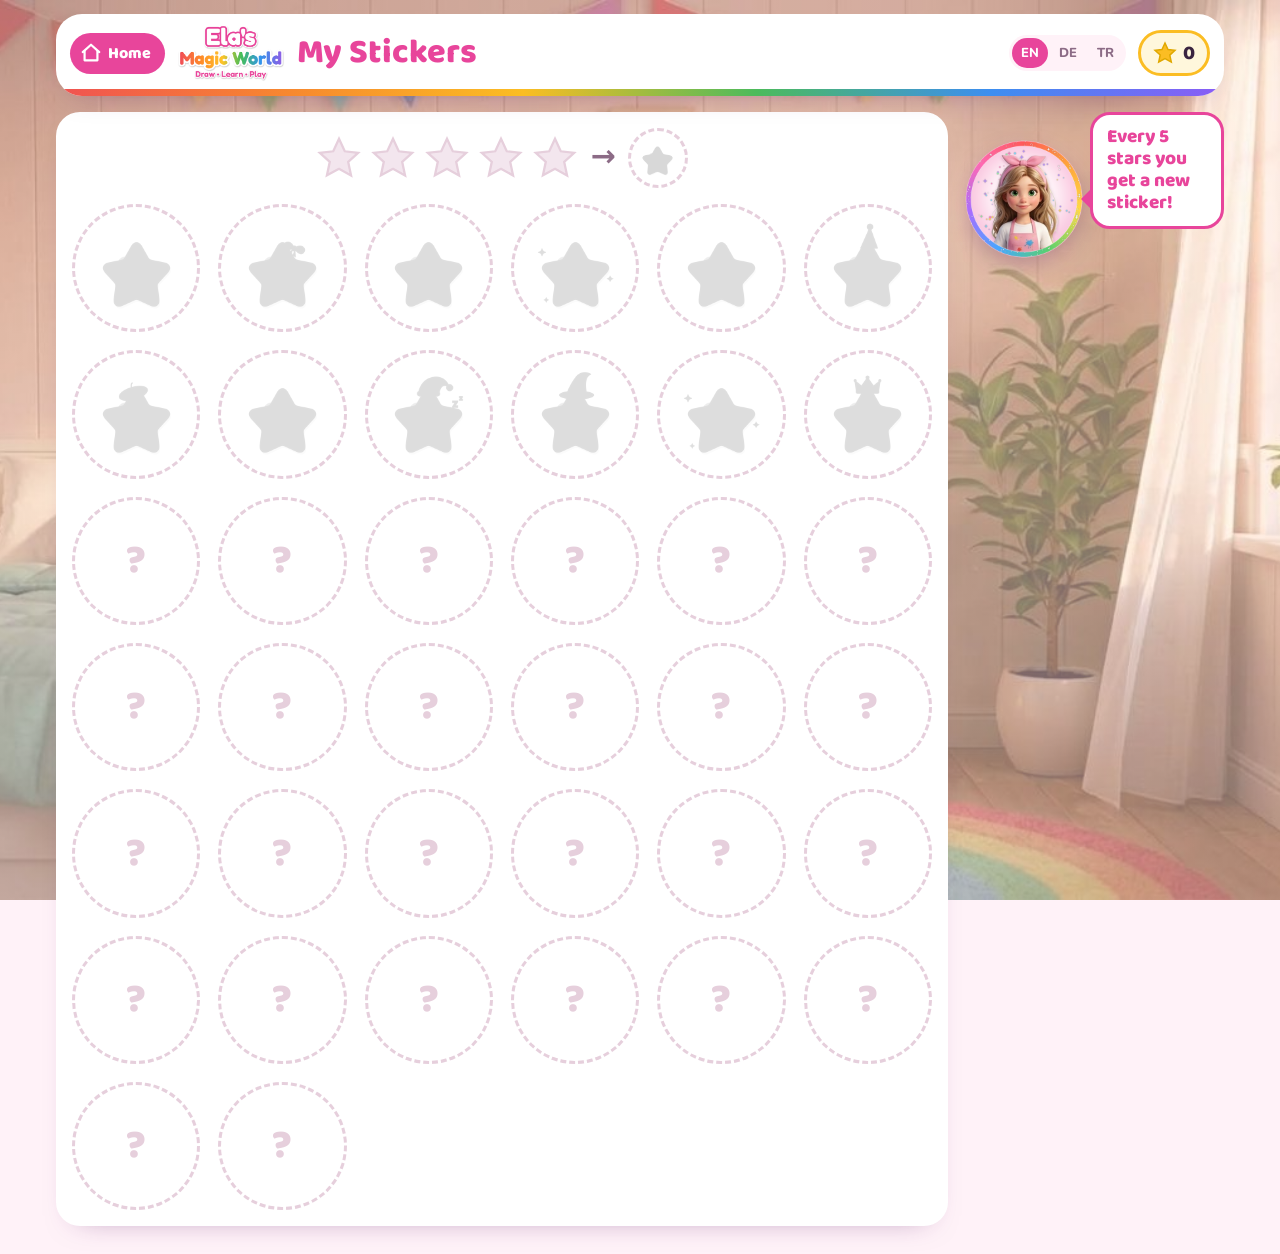
<file: sticker.html>
<!doctype html>
<html lang="en">
<head>
<meta charset="utf-8">
<meta name="viewport" content="width=device-width, initial-scale=1, viewport-fit=cover">
<title>My Stickers – Ela's Magic World</title>
<link rel="icon" href="bilder/ela-rund.png">
<link rel="stylesheet" href="schriften/schriften.css">
<link rel="stylesheet" href="gemeinsam.css?v=92">
<style>
/* Sticker-Album: alle 5 Sterne ein Sticker (STICKER in daten.js). Ohne Lesen verständlich: Sticker, leere Plätze mit "?",
   oben 5 Sternchen-Plätze = wie weit es bis zum nächsten Sticker ist. */
.top h1{color:var(--pink)}
.main{display:grid;grid-template-columns:minmax(0,1fr) 260px;gap:16px;align-items:start}
@media (max-width:860px){.main{grid-template-columns:minmax(0,1fr)}.main .ela{order:-1}}
.weiter{display:flex;justify-content:center;align-items:center;gap:8px;margin:0 0 16px}
.weiter svg{width:clamp(34px,8vw,46px);height:auto}
.weiter .voll{fill:var(--yellow);stroke:#e0a800;stroke-width:1.2}
.weiter .leer{fill:#f3e6ee;stroke:#e6cfdc;stroke-width:1.2}
.weiter .naechster img{width:86%;height:86%;object-fit:contain;filter:brightness(0);opacity:.15}
.weiter .pfeil{font-family:var(--display);font-weight:800;font-size:30px;color:var(--muted);margin:0 4px}
.weiter .naechster{width:clamp(46px,11vw,60px);aspect-ratio:1;border-radius:50%;background:#fff;border:3px dashed #e6cfdc;display:grid;place-items:center;
  font-family:var(--display);font-weight:800;font-size:26px;color:#e6cfdc}
.album{display:grid;grid-template-columns:repeat(auto-fill,minmax(clamp(84px,22vw,120px),1fr));gap:clamp(10px,2.5vw,18px)}
.platz{aspect-ratio:1;border-radius:50%;display:grid;place-items:center}
.platz.zu{background:#fff;border:3px dashed #e6cfdc;font-family:var(--display);font-weight:800;font-size:clamp(28px,7vw,40px);color:#e6cfdc}
.platz.auf{background:#fff;box-shadow:0 0 0 5px #fff,0 0 0 8px var(--c,var(--yellow)),0 10px 16px -8px rgba(58,36,64,.45);transform:rotate(var(--r,0deg));cursor:pointer;border:0;padding:0}
.platz.schatten img{width:86%;height:86%;object-fit:contain;filter:brightness(0);opacity:.13}
.platz.auf img{width:92%;height:92%;object-fit:contain;border-radius:50%}
.platz.neu{animation:neu-hopp 1s ease-in-out 3}
@keyframes neu-hopp{0%,100%{transform:rotate(var(--r,0deg)) scale(1)}50%{transform:rotate(0) scale(1.15)}}
.platz.auf:active{transform:scale(.94)}
@media (prefers-reduced-motion:reduce){.platz.neu{animation:none}}
</style>
</head>
<body>
<div class="app">
  <header class="top">
    <a class="home" href="index.html"><svg viewBox="0 0 24 24" fill="none" stroke="currentColor" stroke-width="2.4" stroke-linecap="round" stroke-linejoin="round"><path d="M3 11l9-8 9 8"/><path d="M5 10v10h14V10"/></svg><span data-t="start"></span></a>
    <img class="logo" src="bilder/logo.png" alt="Ela's Magic World">
    <h1 data-t="t_sticker"></h1>
    <div class="lang" id="lang"></div>
    <div class="stars" data-t-label="stars"><svg viewBox="0 0 24 24"><path d="M12 2l3 6.5 7 .8-5.2 4.8 1.5 7L12 17.6 5.7 21l1.5-7L2 9.3l7-.8z"/></svg><span id="stars-n">0</span></div>
  </header>

  <div class="main">
    <section class="card">
      <div class="weiter" id="weiter" aria-hidden="true"></div>
      <div class="album" id="album"></div>
    </section>
    <aside class="ela">
      <img class="round tippbar" id="ela-tipp" src="bilder/ela-rund.png" alt="Ela">
      <div class="bubble" id="bubble" role="status" data-t="st_hint"></div>
    </aside>
  </div>
</div>

<script src="gemeinsam.js?v=92"></script>
<script src="daten.js?v=92"></script>
<script>
const STERN = '<path d="M12 2l3 6.5 7 .8-5.2 4.8 1.5 7L12 17.6 5.7 21l1.5-7L2 9.3l7-.8z"/>';
const RAHMEN = ["#fbbd23","#e8459b","#8b5cf6","#3d8ef0","#4cbb5c","#f7882f"];
const n = sterne(), frei = Math.min(STICKER.length, Math.floor(n / STICKER_ALLE));
const gesehen = parseInt(store.get("ela-sticker-gesehen") || "0", 10) || 0;

/* Oben: 5 Sternchen-Plätze (gefüllt = schon gesammelt) → leerer Sticker-Platz = so weit ist es bis zum nächsten Sticker */
const weiter = document.getElementById("weiter");
if (frei < STICKER.length) {
  const voll = n % STICKER_ALLE;
  for (let i = 0; i < STICKER_ALLE; i++) weiter.insertAdjacentHTML("beforeend", `<svg viewBox="0 0 24 24" class="${i < voll ? "voll" : "leer"}">${STERN}</svg>`);
  const naechster = STICKER[frei];   // der nächste Sticker – Sterne schon als Silhouette, sonst "?"
  weiter.insertAdjacentHTML("beforeend", `<span class="pfeil">→</span><span class="naechster">${naechster.includes("/sterne/") ? `<img src="${naechster}" alt="">` : "?"}</span>`);
}

/* Album: freie Sticker (leicht schräg, bunter Rand), danach leere Plätze mit "?" */
const album = document.getElementById("album");
STICKER.forEach((bild, i) => {
  if (i < frei) {
    const b = document.createElement("button"); b.type = "button"; b.className = "platz auf";
    b.style.setProperty("--r", ((i * 37) % 17 - 8) + "deg"); b.style.setProperty("--c", RAHMEN[i % RAHMEN.length]);
    b.innerHTML = `<img src="${bild}" alt="">`;
    if (i >= gesehen) b.classList.add("neu");               // seit dem letzten Besuch neu dazugekommen
    b.onclick = () => stickerNeu(bild);                      // antippen = groß ansehen
    album.appendChild(b);
  } else {
    // Sterne (durchsichtig) als graue Silhouette – man sieht schon die Form; andere Sticker als "?"
    album.insertAdjacentHTML("beforeend", bild.includes("/sterne/")
      ? `<div class="platz zu schatten"><img src="${bild}" alt=""></div>` : `<div class="platz zu">?</div>`);
  }
});
store.set("ela-sticker-gesehen", String(frei));
if (frei > gesehen) { sternRegen(); say(t("st_new")); if (LANG === "en") elaSagt([zufall(STIMMEN.lob)]); }

/* Ela antippen: sie lobt mit ihrer Stimme */
document.getElementById("ela-tipp").onclick = () => elaSagt([zufall(STIMMEN.lob)]);
</script>
</body>
</html>
</file>
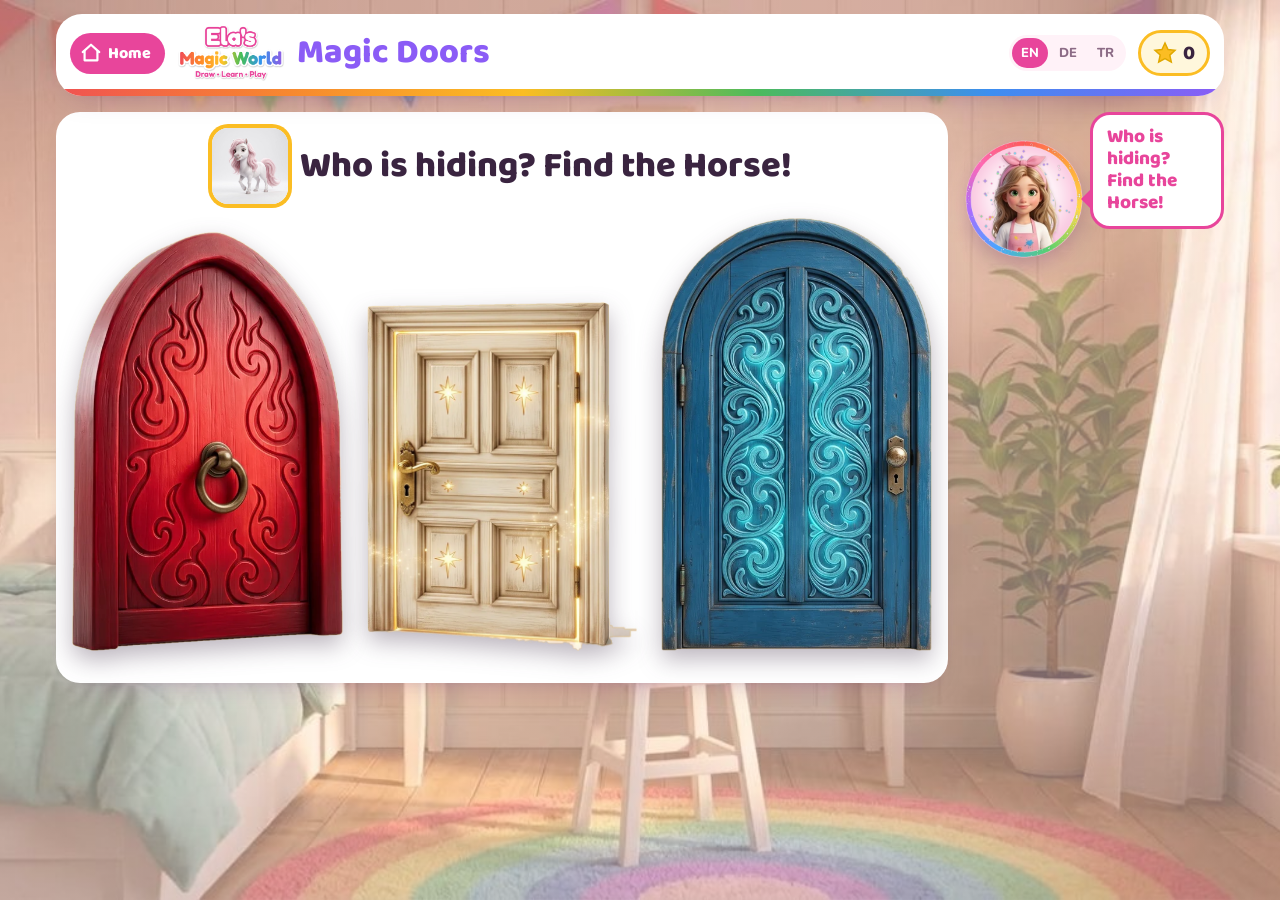
<file: tueren.html>
<!doctype html>
<html lang="en">
<head>
<meta charset="utf-8">
<meta name="viewport" content="width=device-width, initial-scale=1, viewport-fit=cover">
<title>Magic Doors – Ela's Magic World</title>
<link rel="icon" href="bilder/ela-rund.png">
<link rel="stylesheet" href="schriften/schriften.css">
<link rel="stylesheet" href="gemeinsam.css?v=92">
<style>
/* Zaubertüren (aus "Ela & Papa", Episode 1): drei Türen in Rot, Gelb, Blau, hinter jeder ein Tier aus dem ABC (3D-Bilder).
   Ela: "Who is hiding? Find the Bear!" – oben sieht man klein, wer gesucht wird (auch für Kinder, die noch nicht lesen). */
.top h1{color:var(--purple)}
.main{display:grid;grid-template-columns:1fr 260px;gap:16px;align-items:start}
@media (max-width:860px){.main{grid-template-columns:1fr}.main .ela{order:-1}}
.q{font-family:var(--display);font-weight:800;font-size:clamp(24px,5vw,36px);color:var(--ink);margin:0 0 14px;text-align:center;
  display:flex;align-items:center;justify-content:center;gap:12px;flex-wrap:wrap}
.q img{width:clamp(56px,12vw,76px);aspect-ratio:1;object-fit:cover;border-radius:16px;box-shadow:0 0 0 4px var(--yellow)}
.tueren{display:grid;grid-template-columns:repeat(3,1fr);gap:clamp(10px,3vw,24px);align-items:end}
/* Die drei Zaubertüren sind freigestellte 3D-Bilder (bilder/tueren/). Dahinter warmes Licht in genau der Türform (Maske = Türbild). */
.tuer{position:relative;border:0;padding:0;background:none;cursor:pointer;width:100%;aspect-ratio:var(--ar);perspective:1000px}
.tuer .dahinter{position:absolute;inset:0;background:radial-gradient(circle at 50% 50%,#fffbe6,#ffe08a 55%,#f7c35c);
  -webkit-mask:var(--bild) center/100% 100% no-repeat;mask:var(--bild) center/100% 100% no-repeat;display:grid;place-items:center}
.tuer .dahinter img{width:72%;aspect-ratio:1;object-fit:cover;border-radius:16px;box-shadow:0 6px 14px -8px rgba(90,50,30,.6)}
.tuer .blatt{position:absolute;inset:0;width:100%;height:100%;transform-origin:left center;transition:transform .8s ease;
  filter:drop-shadow(0 10px 12px rgba(58,36,64,.35))}
.tuer.rechts .blatt{transform-origin:right center}
.tuer.offen .blatt{transform:rotateY(-100deg)}
.tuer.rechts.offen .blatt{transform:rotateY(100deg)}
.tuer:focus-visible{outline:3px solid var(--orange);outline-offset:4px;border-radius:20px}
.tuer.wackel{animation:wiggle .4s ease}
.tuer.richtig .dahinter img{box-shadow:0 0 0 5px var(--green)}
.leiste{display:flex;justify-content:center;margin-top:16px}
.nochmal{background:var(--purple);color:#fff}
@media (prefers-reduced-motion:reduce){.tuer .blatt{transition:none}}
</style>
</head>
<body>
<div class="app">
  <header class="top">
    <a class="home" href="index.html"><svg viewBox="0 0 24 24" fill="none" stroke="currentColor" stroke-width="2.4" stroke-linecap="round" stroke-linejoin="round"><path d="M3 11l9-8 9 8"/><path d="M5 10v10h14V10"/></svg><span data-t="start"></span></a>
    <img class="logo" src="bilder/logo.png" alt="Ela's Magic World">
    <h1 data-t="t_tueren"></h1>
    <div class="lang" id="lang"></div>
    <div class="stars" data-t-label="stars"><svg viewBox="0 0 24 24"><path d="M12 2l3 6.5 7 .8-5.2 4.8 1.5 7L12 17.6 5.7 21l1.5-7L2 9.3l7-.8z"/></svg><span id="stars-n">0</span></div>
  </header>

  <div class="main">
    <section class="card">
      <p class="q" id="frage"><img id="ziel" alt=""><span id="frage-text"></span></p>
      <div class="tueren" id="tueren"></div>
      <div class="leiste"><button class="btn nochmal" id="nochmal" type="button" hidden data-t="d_again"></button></div>
    </section>
    <aside class="ela">
      <img class="round tippbar" id="ela-tipp" src="bilder/ela-rund.png" alt="Ela">
      <div class="bubble" id="bubble" role="status"></div>
    </aside>
  </div>
</div>

<script src="gemeinsam.js?v=92"></script>
<script src="daten.js?v=92"></script>
<script>
// Red, yellow and blue! – Bild, Seitenverhältnis, Scharnier-Seite (die gelbe Tür hat den Griff links)
const TUEREN = [{ bild: "bilder/tueren/tuer-rot.webp",  ar: "465/720", rechts: false },
                { bild: "bilder/tueren/tuer-gelb.webp", ar: "558/720", rechts: true },
                { bild: "bilder/tueren/tuer-blau.webp", ar: "450/720", rechts: false }];
const mischen = a => a.map(v => [Math.random(), v]).sort((x, y) => x[0] - y[0]).map(v => v[1]);
const TIERE = Object.keys(ABC_WOERTER).filter(L => ABC_WOERTER[L].foto);
const S = STIMMEN.tueren, EN = () => LANG === "en";
let ziel = null, letztes = null, fertig = false;
const tueren = document.getElementById("tueren");
const wortVon = L => EN() ? ABC_WOERTER[L].en : tx(ABC_WOERTER[L]);

function neueRunde(){
  fertig = false;
  document.getElementById("nochmal").hidden = true;
  const drei = mischen(TIERE.filter(L => L !== letztes)).slice(0, 3);
  ziel = zufall(drei); letztes = ziel;
  const w = ABC_WOERTER[ziel];
  document.getElementById("ziel").src = w.foto;
  document.getElementById("frage-text").textContent = t("d_find", { w: wortVon(ziel) });
  tueren.innerHTML = "";
  drei.forEach((L, i) => {
    const b = document.createElement("button"); b.type = "button"; b.className = "tuer";
    const tuer = TUEREN[i];
    b.style.setProperty("--bild", `url("${tuer.bild}")`); b.style.setProperty("--ar", tuer.ar);
    if (tuer.rechts) b.classList.add("rechts");
    b.setAttribute("aria-label", "Door " + (i + 1));
    b.innerHTML = `<span class="dahinter"><img src="${ABC_WOERTER[L].foto}" alt="${ABC_WOERTER[L].en}"></span><img class="blatt" src="${tuer.bild}" alt="">`;
    b.onclick = () => oeffnen(b, L);
    tueren.appendChild(b);
  });
  frageSagen();
}

/* "Who is hiding? Find the Bear!" – mit Elas Stimme, sobald die Aufnahme da ist ("Find the Bear!"),
   sonst "Who is hiding?" + Elas Wort ("Bear") bzw. die Geräte-Stimme */
function frageSagen(){
  say(t("d_find", { w: wortVon(ziel) }));
  if (!EN()) return speak(t("d_find", { w: wortVon(ziel) }));
  const en = ABC_WOERTER[ziel].en;
  if (S.tier[ziel]) elaKette([{ datei: S.wer, text: "Who is hiding?" }, { datei: S.tier[ziel], text: `Find the ${en}!` }]);
  else if (STIMMEN.wort[ziel]) elaKette([{ datei: S.wer, text: "Who is hiding?" }, { datei: STIMMEN.wort[ziel], text: en }]);
  else elaKette([{ datei: S.wer, text: "Who is hiding?" }, { text: `Find the ${en}!` }]);
}
document.getElementById("frage").onclick = frageSagen;

function oeffnen(b, L){
  if (fertig || b.classList.contains("offen")) return;
  b.classList.add("offen");
  const en = ABC_WOERTER[L].en;
  if (L === ziel) {
    fertig = true; b.classList.add("richtig");
    say(`${lob()} ${t("d_right", { w: wortVon(L) })}`);
    // "You found it!" – "B is for Bear!"
    if (EN()) elaKette([{ datei: S.gefunden, text: "You found it!" }, { datei: STIMMEN.abc[L], text: `${L} is for ${en}!` }]);
    else speak(`${lob()} ${t("d_right", { w: wortVon(L) })}`);
    sternDazu(); sternRegen();
    // alle Türen aufmachen, damit man sieht, wer sich noch versteckt hat
    setTimeout(() => [...tueren.children].forEach(x => x.classList.add("offen")), 1400);
    setTimeout(() => { document.getElementById("nochmal").hidden = false; }, 1900);
  } else {
    // ein anderes Tier: "G is for Giraffe! Try another door." – sanft, nie bestrafen
    say(t("d_wrong", { L, w: wortVon(L) }));
    if (EN()) elaKette([{ datei: STIMMEN.abc[L], text: `${L} is for ${en}!` }, { datei: S.andere, text: "Try another door!" }]);
    else speak(t("d_wrong", { L, w: wortVon(L) }));
  }
}

document.getElementById("nochmal").onclick = neueRunde;
/* Auf Ela tippen: "Open a door!" (solange noch gesucht wird), danach die Frage nochmal */
document.getElementById("ela-tipp").onclick = () => {
  if (fertig || !EN()) return frageSagen();
  say(t("d_find", { w: wortVon(ziel) }));
  elaKette([{ datei: S.oeffne, text: "Open a door!" }]);
};
neueRunde();
</script>
</body>
</html>
</file>
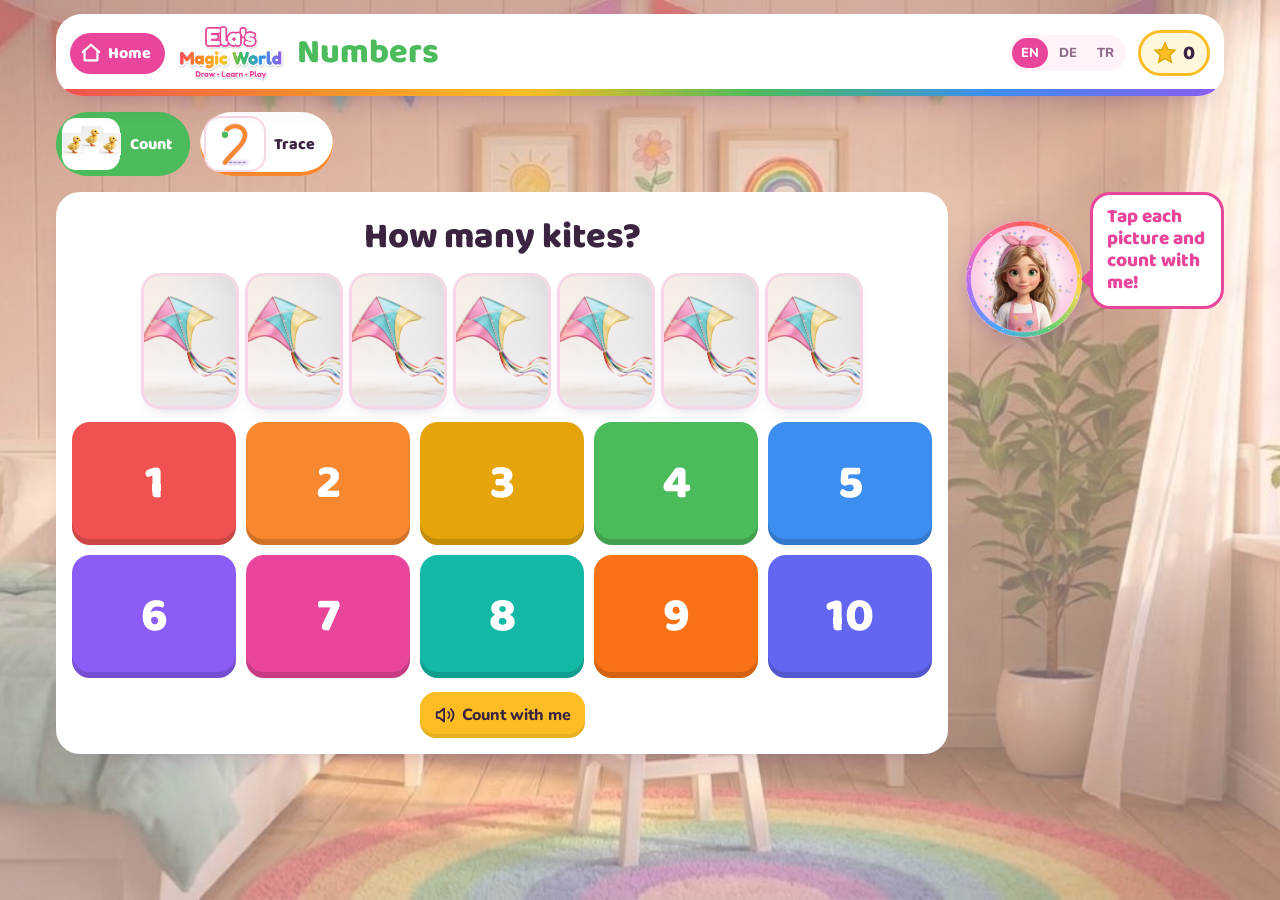
<file: zahlen.html>
<!doctype html>
<html lang="en">
<head>
<meta charset="utf-8">
<meta name="viewport" content="width=device-width, initial-scale=1, viewport-fit=cover">
<title>Numbers – Ela's Magic World</title>
<link rel="icon" href="bilder/ela-rund.png">
<link rel="stylesheet" href="schriften/schriften.css">
<link rel="stylesheet" href="gemeinsam.css?v=92">
<style>
/* Zahlen: 2–10 gleiche Dinge (Äpfel, Eis, Drachen, Enten, Sterne) antippen und mit Ela zählen ("One, two, three"), dann die richtige Zahl wählen. */
.top h1{color:var(--green)}
.main{display:grid;grid-template-columns:minmax(0,1fr) 260px;gap:16px;align-items:start}
@media (max-width:860px){.main{grid-template-columns:minmax(0,1fr)}.main .ela{order:-1}}
.q{font-family:var(--display);font-weight:800;font-size:clamp(24px,5vw,36px);color:var(--ink);margin:0 0 10px;text-align:center}
.dinge{display:flex;flex-wrap:wrap;justify-content:center;gap:12px;min-height:130px;margin-bottom:16px}
.ding{position:relative;width:clamp(86px,22vw,120px);aspect-ratio:1;border:0;padding:0;border-radius:20px;overflow:hidden;cursor:pointer;
  background:#fff;box-shadow:0 0 0 3px var(--line),0 8px 16px -10px rgba(90,30,110,.5);transition:transform .15s}
.dinge.viele .ding{width:clamp(58px,15vw,92px);border-radius:16px}
.ding img{width:100%;height:100%;object-fit:cover}
.ding svg{width:78%;height:78%;margin:11%}
.ding.gezaehlt{box-shadow:0 0 0 4px var(--green)}
.ding .nr{position:absolute;top:6px;left:6px;min-width:34px;height:34px;border-radius:50%;background:var(--green);color:#fff;
  font-family:var(--display);font-weight:800;font-size:22px;display:grid;place-items:center;box-shadow:0 0 0 3px #fff}
.ding:active{transform:scale(.95)}
.zahlen{display:grid;grid-template-columns:repeat(5,minmax(0,1fr));gap:clamp(6px,2vw,10px)}
.zahl{border:0;cursor:pointer;border-radius:18px;aspect-ratio:4/3;font-family:var(--display);font-weight:800;font-size:clamp(30px,7vw,48px);
  color:#fff;background:var(--c);box-shadow:inset 0 -6px 0 rgba(0,0,0,.15)}
.zahl.ok{box-shadow:0 0 0 5px var(--green)}
.leiste{display:flex;justify-content:center;margin-top:14px}
.speaker{background:var(--yellow);color:var(--ink)}
</style>
</head>
<body>
<div class="app">
  <header class="top">
    <a class="home" href="index.html"><svg viewBox="0 0 24 24" fill="none" stroke="currentColor" stroke-width="2.4" stroke-linecap="round" stroke-linejoin="round"><path d="M3 11l9-8 9 8"/><path d="M5 10v10h14V10"/></svg><span data-t="start"></span></a>
    <img class="logo" src="bilder/logo.png" alt="Ela's Magic World">
    <h1 data-t="t_zahlen"></h1>
    <div class="lang" id="lang"></div>
    <div class="stars" data-t-label="stars"><svg viewBox="0 0 24 24"><path d="M12 2l3 6.5 7 .8-5.2 4.8 1.5 7L12 17.6 5.7 21l1.5-7L2 9.3l7-.8z"/></svg><span id="stars-n">0</span></div>
  </header>

  <!-- Rechnen: Zählen (diese Seite) und Zahlen nachspuren (schreiben.html?nur=zahl) -->
  <div class="tabs">
    <button class="tab bild" type="button" style="--c:var(--green)" aria-pressed="true"><span class="tab-bild enten3" aria-hidden="true"><img src="bilder/zahlen/ente.jpg" alt=""><img src="bilder/zahlen/ente.jpg" alt=""><img src="bilder/zahlen/ente.jpg" alt=""></span><span data-t="n_tab_count"></span></button>
    <a class="tab bild" href="schreiben.html?nur=zahl" style="--c:var(--orange);text-decoration:none" aria-pressed="false"><span class="tab-bild" aria-hidden="true"><svg viewBox="-8 -12 86 124"><path d="M8 25 C10 -6 62 -6 62 26 C62 50 30 70 8 100 L64 100" fill="none" stroke="#efe6f7" stroke-width="17" stroke-linecap="round" stroke-linejoin="round"/><path d="M8 100 L64 100" fill="none" stroke="#a48fbc" stroke-width="4" stroke-dasharray="6 6" stroke-linecap="round"/><path d="M8 25 C10 -6 62 -6 62 26 C62 50 30 70 8 100" fill="none" stroke="#f7882f" stroke-width="12" stroke-linecap="round"/><circle cx="8" cy="25" r="10" fill="#4cbb5c" stroke="#fff" stroke-width="3"/></svg></span><span data-t="n_tab_trace"></span></a>
  </div>

  <div class="main">
    <section class="card">
      <p class="q" id="frage" data-t="n_q"></p>
      <div class="dinge" id="dinge"></div>
      <div class="zahlen" id="zahlen"></div>
      <div class="leiste"><button class="btn speaker" id="zaehlen" type="button"><svg viewBox="0 0 24 24" fill="none" stroke="currentColor" stroke-width="2" stroke-linecap="round" stroke-linejoin="round"><path d="M11 5L6 9H3v6h3l5 4z"/><path d="M15.5 8.5a5 5 0 0 1 0 7"/><path d="M18.5 5.5a9 9 0 0 1 0 13"/></svg><span data-t="n_count"></span></button></div>
    </section>
    <aside class="ela">
      <img class="round" src="bilder/ela-rund.png" alt="Ela">
      <div class="bubble" id="bubble" role="status" data-t="n_tap"></div>
    </aside>
  </div>
</div>

<script src="gemeinsam.js?v=92"></script>
<script src="daten.js?v=92"></script>
<script>
const FARBEN_Z = ["#f05252","#f7882f","#e5a50a","#4cbb5c","#3d8ef0","#8b5cf6","#e8459b","#14b8a6","#f97316","#6366f1"];
const ZAHLWORT = ["", "one", "two", "three", "four", "five", "six", "seven", "eight", "nine", "ten"];
const STERN = `<svg viewBox="0 0 24 24"><path fill="#fbbd23" stroke="#e5a50a" stroke-width="1.2" stroke-linejoin="round" d="M12 2l3 6.5 7 .8-5.2 4.8 1.5 7L12 17.6 5.7 21l1.5-7L2 9.3l7-.8z"/></svg>`;
/* Dinge, die man gut zählen kann (Mehrzahl in allen Sprachen; Türkisch nach Zahlen ohne Mehrzahl) */
const DINGE = [
  { id: "apples",    bild: ABC_WOERTER.A.foto, name: { en: "apples",     de: "Äpfel",   tr: "elma" } },
  { id: "icecreams", bild: ABC_WOERTER.I.foto, name: { en: "ice creams", de: "Eis",     tr: "dondurma" } },
  { id: "kites",     bild: ABC_WOERTER.K.foto, name: { en: "kites",      de: "Drachen", tr: "uçurtma" } },
  { id: "ducks",     bild: "bilder/zahlen/ente.jpg", name: { en: "ducks", de: "Enten", tr: "ördek" } },   // wie im Video "Look, Papa! Ducks!"
  { id: "stars",     bild: null,               name: { en: "stars",      de: "Sterne",  tr: "yıldız" } },
];
let anzahl = 0, gezaehlt = 0, sperre = false, letztes = 0, ding = DINGE[0];
const dinge = document.getElementById("dinge"), zahlen = document.getElementById("zahlen");

/* Zahl mit Elas Stimme ("One", "Two" …), in anderen Sprachen mit der Geräte-Stimme */
function zahlSagen(n){
  if (LANG === "en" && STIMMEN.zahl[n]) elaSagt([STIMMEN.zahl[n]], ZAHLWORT[n]);
  else speak(String(n));
}

for (let n = 1; n <= 10; n++) {
  const b = document.createElement("button"); b.type = "button"; b.className = "zahl"; b.textContent = n;
  b.style.setProperty("--c", FARBEN_Z[n - 1]); b.setAttribute("aria-label", String(n));
  b.onclick = () => antwort(b, n);
  zahlen.appendChild(b);
}

/* "How many apples?" – Elas Aufnahme, sobald sie in STIMMEN.wieviele steht, sonst Geräte-Stimme */
function frageSagen(){
  const text = t("n_how", { x: tx(ding.name) });
  document.getElementById("frage").textContent = text;
  if (LANG === "en") elaKette([{ datei: STIMMEN.wieviele[ding.id], text }]); else speak(text);
}
document.getElementById("frage").onclick = frageSagen;

function neueRunde(){
  sperre = false; gezaehlt = 0;
  do { anzahl = 2 + Math.floor(Math.random() * 9); } while (anzahl === letztes);   // immer 2–10
  letztes = anzahl;
  ding = zufall(DINGE.filter(d => d !== ding));
  dinge.innerHTML = "";
  dinge.classList.toggle("viele", anzahl > 5);   // ab 6 Dingen kleinere Bilder
  [...zahlen.children].forEach(z => z.classList.remove("ok"));
  for (let i = 0; i < anzahl; i++) {
    const d = document.createElement("button"); d.type = "button"; d.className = "ding";
    d.innerHTML = ding.bild ? `<img src="${ding.bild}" alt="">` : STERN;
    d.setAttribute("aria-label", tx(ding.name));
    d.onclick = () => antippen(d);
    dinge.appendChild(d);
  }
  say(t("n_tap"));
  frageSagen();
}

/* Antippen = mitzählen: jedes Bild bekommt seine Nummer, Ela sagt die Zahl */
function antippen(d){
  if (d.classList.contains("gezaehlt")) return;
  gezaehlt++;
  d.classList.add("gezaehlt");
  d.insertAdjacentHTML("beforeend", `<span class="nr">${gezaehlt}</span>`);
  zahlSagen(gezaehlt);
  if (gezaehlt === anzahl) say(t("n_which"));
}

/* "Count with me": Ela zählt alle Bilder der Reihe nach (von vorn) */
function zusammenZaehlen(){
  gezaehlt = 0;
  [...dinge.children].forEach(d => { d.classList.remove("gezaehlt"); const nr = d.querySelector(".nr"); if (nr) nr.remove(); });
  [...dinge.children].forEach((d, i) => setTimeout(() => antippen(d), 300 + i * 900));
}
/* Ela sagt "Let's count together!" und zählt dann alle Bilder mit (Knopf "Count with me" und nach einer falschen Zahl) */
let zaehltGerade = false;
function mitElaZaehlen(falsch){
  if (zaehltGerade) return;
  zaehltGerade = true; sperre = true;
  say(t(falsch ? "n_again" : "n_together"));
  if (LANG === "en") elaKette([{ datei: STIMMEN.zusammen, text: "Let's count together!" }]);
  setTimeout(() => { zusammenZaehlen(); }, 1900);
  setTimeout(() => { sperre = false; zaehltGerade = false; }, 1900 + anzahl * 900);
}
document.getElementById("zaehlen").onclick = () => mitElaZaehlen(false);

function antwort(b, n){
  if (sperre) return;
  if (n === anzahl) {
    sperre = true; b.classList.add("ok", "yay");
    say(`${lob()} ${t("n_right", { n, x: tx(ding.name) })}`);
    if (LANG === "en") elaKette([{ datei: zufall(STIMMEN.lob), text: lob() }, { datei: STIMMEN.zahl[n], text: ZAHLWORT[n] }, { text: ding.name.en }]);
    else speak(t("n_right", { n, x: tx(ding.name) }));
    sternDazu(); sternRegen();
    setTimeout(neueRunde, 3600);
  } else {
    // sanft: Ela zählt einfach mit dem Kind zusammen
    b.classList.remove("wiggle"); void b.offsetWidth; b.classList.add("wiggle");
    mitElaZaehlen(true);   // "Let's count together!" – dann zählt Ela mit
  }
}

neueRunde();
</script>
</body>
</html>
</file>
<file: schriften/schriften.css>
/* Schriften lokal (statt Google Fonts), damit keine Daten an Google gehen. Nur latin + latin-ext (Deutsch, Türkisch). */
@font-face {
  font-family: 'Baloo 2';
  font-style: normal;
  font-weight: 600;
  font-display: swap;
  src: url(baloo2-latin-ext.woff2) format('woff2');
  unicode-range: U+0100-02BA, U+02BD-02C5, U+02C7-02CC, U+02CE-02D7, U+02DD-02FF, U+0304, U+0308, U+0329, U+1D00-1DBF, U+1E00-1E9F, U+1EF2-1EFF, U+2020, U+20A0-20AB, U+20AD-20C4, U+2113, U+2C60-2C7F, U+A720-A7FF;
}
@font-face {
  font-family: 'Baloo 2';
  font-style: normal;
  font-weight: 600;
  font-display: swap;
  src: url(baloo2-latin.woff2) format('woff2');
  unicode-range: U+0000-00FF, U+0131, U+0152-0153, U+02BB-02BC, U+02C6, U+02DA, U+02DC, U+0304, U+0308, U+0329, U+2000-206F, U+20AC, U+2122, U+2191, U+2193, U+2212, U+2215, U+FEFF, U+FFFD;
}
@font-face {
  font-family: 'Baloo 2';
  font-style: normal;
  font-weight: 800;
  font-display: swap;
  src: url(baloo2-latin-ext.woff2) format('woff2');
  unicode-range: U+0100-02BA, U+02BD-02C5, U+02C7-02CC, U+02CE-02D7, U+02DD-02FF, U+0304, U+0308, U+0329, U+1D00-1DBF, U+1E00-1E9F, U+1EF2-1EFF, U+2020, U+20A0-20AB, U+20AD-20C4, U+2113, U+2C60-2C7F, U+A720-A7FF;
}
@font-face {
  font-family: 'Baloo 2';
  font-style: normal;
  font-weight: 800;
  font-display: swap;
  src: url(baloo2-latin.woff2) format('woff2');
  unicode-range: U+0000-00FF, U+0131, U+0152-0153, U+02BB-02BC, U+02C6, U+02DA, U+02DC, U+0304, U+0308, U+0329, U+2000-206F, U+20AC, U+2122, U+2191, U+2193, U+2212, U+2215, U+FEFF, U+FFFD;
}
@font-face {
  font-family: 'Nunito';
  font-style: normal;
  font-weight: 600;
  font-display: swap;
  src: url(nunito-latin-ext.woff2) format('woff2');
  unicode-range: U+0100-02BA, U+02BD-02C5, U+02C7-02CC, U+02CE-02D7, U+02DD-02FF, U+0304, U+0308, U+0329, U+1D00-1DBF, U+1E00-1E9F, U+1EF2-1EFF, U+2020, U+20A0-20AB, U+20AD-20C4, U+2113, U+2C60-2C7F, U+A720-A7FF;
}
@font-face {
  font-family: 'Nunito';
  font-style: normal;
  font-weight: 600;
  font-display: swap;
  src: url(nunito-latin.woff2) format('woff2');
  unicode-range: U+0000-00FF, U+0131, U+0152-0153, U+02BB-02BC, U+02C6, U+02DA, U+02DC, U+0304, U+0308, U+0329, U+2000-206F, U+20AC, U+2122, U+2191, U+2193, U+2212, U+2215, U+FEFF, U+FFFD;
}
@font-face {
  font-family: 'Nunito';
  font-style: normal;
  font-weight: 800;
  font-display: swap;
  src: url(nunito-latin-ext.woff2) format('woff2');
  unicode-range: U+0100-02BA, U+02BD-02C5, U+02C7-02CC, U+02CE-02D7, U+02DD-02FF, U+0304, U+0308, U+0329, U+1D00-1DBF, U+1E00-1E9F, U+1EF2-1EFF, U+2020, U+20A0-20AB, U+20AD-20C4, U+2113, U+2C60-2C7F, U+A720-A7FF;
}
@font-face {
  font-family: 'Nunito';
  font-style: normal;
  font-weight: 800;
  font-display: swap;
  src: url(nunito-latin.woff2) format('woff2');
  unicode-range: U+0000-00FF, U+0131, U+0152-0153, U+02BB-02BC, U+02C6, U+02DA, U+02DC, U+0304, U+0308, U+0329, U+2000-206F, U+20AC, U+2122, U+2191, U+2193, U+2212, U+2215, U+FEFF, U+FFFD;
}
</file>
<file: gemeinsam.css>
/* Gemeinsames Design für alle Seiten von Ela's Magic World.
   Farben aus dem Logo: Pink ("Ela's") + Regenbogen ("Magic World"), weiß umrandet. Ein helles Farbschema für Kinder. */
:root{
  --bg:#fff2f8; --paper:#ffffff; --ink:#3a2440; --muted:#8c6b86; --line:#f6d7e8;
  --pink:#e8459b; --red:#f05252; --orange:#f7882f; --yellow:#fbbd23; --green:#4cbb5c; --blue:#3d8ef0; --purple:#8b5cf6;
  --rainbow:linear-gradient(90deg,#f05252,#f7882f,#fbbd23,#4cbb5c,#3d8ef0,#8b5cf6);
  --display:"Baloo 2","Nunito",system-ui,sans-serif; --body:"Nunito",system-ui,sans-serif;
  color-scheme:light;
}
*{box-sizing:border-box}
[hidden]{display:none!important}
html,body{margin:0}
body{color:var(--ink);font-family:var(--body);-webkit-tap-highlight-color:transparent;min-height:100vh;
  padding-top:env(safe-area-inset-top,0px);padding-bottom:env(safe-area-inset-bottom,0px);
  background-color:var(--bg);}
/* Hintergrund = Elas Zimmer aus den Videos (Maltisch in der Mitte), leicht aufgehellt. Im Oktober das Halloween-Zimmer. */
body::before{content:"";position:fixed;inset:0;z-index:-1;pointer-events:none;
  background:linear-gradient(rgba(255,242,248,.42),rgba(255,242,248,.42)),#f6dccb url("bilder/zimmer.jpg") center 75%/cover no-repeat}
html.halloween body::before{background-image:linear-gradient(rgba(255,242,248,.42),rgba(255,242,248,.42)),url("bilder/zimmer-halloween.jpg")}
.app{max-width:1200px;margin:0 auto;padding-inline:16px;padding-block:14px 28px;display:flex;flex-direction:column;gap:16px}

/* Kopfzeile */
.top{position:relative;background:var(--paper);border-radius:26px;padding:10px 14px 14px;display:flex;align-items:center;gap:12px;
  box-shadow:0 12px 30px -20px rgba(90,30,110,.5);overflow:hidden}
.top::after{content:"";position:absolute;left:0;right:0;bottom:0;height:7px;background:var(--rainbow)}
.top .logo{height:58px;width:auto}
.top h1{font-family:var(--display);font-weight:800;font-size:clamp(22px,4vw,34px);margin:0;line-height:1;flex:1;min-width:0}
.home{flex:none;display:flex;align-items:center;gap:6px;text-decoration:none;font-family:var(--display);font-weight:800;font-size:16px;
  color:#fff;background:var(--purple);border-radius:999px;padding:8px 14px 8px 10px}
.home{background:var(--pink)}
.home svg{width:22px;height:22px}
.stars{flex:none;display:flex;align-items:center;gap:6px;font-family:var(--display);font-weight:800;font-size:20px;
  background:#fff7dc;border:3px solid var(--yellow);border-radius:999px;padding:4px 12px;font-variant-numeric:tabular-nums}
.stars svg{width:24px;height:24px;fill:var(--yellow);stroke:#e0a800;stroke-width:1.5}
@media (max-width:560px){.top .logo{height:44px}.home span{display:none}.home{padding:8px}}

.lang{flex:none;display:flex;background:var(--bg);border-radius:999px;padding:3px;gap:2px}
.lang button{font:inherit;font-weight:800;font-size:13px;border:0;border-radius:999px;padding:6px 9px;cursor:pointer;background:transparent;color:var(--muted)}
.lang button[aria-pressed="true"]{background:var(--pink);color:#fff}
@media (max-width:560px){.top{flex-wrap:wrap}.top h1{order:5;flex-basis:100%;font-size:22px}}

/* Ela mit Sprechblase */
.ela{display:flex;align-items:flex-end;gap:6px}
.ela img{width:130px;height:auto;flex:none;filter:drop-shadow(0 8px 10px rgba(90,30,110,.25))}
.bubble{position:relative;background:var(--paper);border-radius:20px;padding:12px 14px;font-family:var(--display);font-weight:800;font-size:19px;line-height:1.15;
  color:var(--pink);margin-bottom:30px;border:3px solid var(--pink)}
.bubble::after{content:"";position:absolute;left:-12px;bottom:18px;border:9px solid transparent;border-right-color:var(--pink);border-left:0}
.bubble.pop{animation:pop .45s ease}
@keyframes pop{0%{transform:scale(.85)}60%{transform:scale(1.08)}100%{transform:scale(1)}}
@media (max-width:860px){.ela img{width:90px}.bubble{margin-bottom:20px;font-size:17px}}

.ela img.round{border-radius:50%;width:120px}
@media (max-width:860px){.ela img.round{width:80px}}
/* Ela spricht im Kreis (elaKreisVideo): gleiche Größe wie das runde Bild, Ela in der Mitte */
.ela video.ela-kreis{flex:none;border-radius:50%;object-fit:cover;object-position:50% 30%;background:#f6dccb;cursor:pointer;
  box-shadow:0 0 0 4px #fff,0 0 0 7px var(--pink),0 8px 16px -6px rgba(90,30,110,.4);animation:pop .45s ease}

/* Karten und Knöpfe */
.card{background:var(--paper);border-radius:24px;padding:16px;box-shadow:0 12px 30px -22px rgba(90,30,110,.55)}
.btn{font:inherit;font-weight:800;font-size:16px;border:0;border-radius:16px;padding:12px 14px;cursor:pointer;display:inline-flex;align-items:center;justify-content:center;gap:6px;
  background:var(--bg);color:var(--ink);box-shadow:inset 0 -4px 0 rgba(0,0,0,.08)}
.btn svg{width:22px;height:22px}
.tabs{display:flex;gap:10px;flex-wrap:wrap}
.tab{font-family:var(--display);font-weight:800;font-size:18px;border:0;border-radius:999px;padding:8px 18px;cursor:pointer;background:var(--paper);color:var(--ink);
  box-shadow:inset 0 -4px 0 var(--c,var(--orange))}
.tab[aria-pressed="true"]{background:var(--c,var(--orange));color:#fff}
.btn:focus-visible,.tab:focus-visible,a:focus-visible,button:focus-visible{outline:3px solid var(--orange);outline-offset:2px}

/* richtig / falsch */
.wiggle{animation:wiggle .4s ease}
@keyframes wiggle{0%,100%{transform:translateX(0)}25%{transform:translateX(-8px)}75%{transform:translateX(8px)}}
.yay{animation:yay .5s ease}
@keyframes yay{0%{transform:scale(1)}50%{transform:scale(1.15)}100%{transform:scale(1)}}

/* Sterne-Regen */
.confetti{position:fixed;inset:0;pointer-events:none;overflow:hidden;z-index:50}
.confetti i{position:absolute;top:-40px;width:26px;height:26px;animation:fall 1.4s ease-in forwards}
.confetti i svg{width:100%;height:100%}
@keyframes fall{to{transform:translateY(110vh) rotate(320deg)}}
@media (prefers-reduced-motion:reduce){.bubble.pop,.wiggle,.yay{animation:none}.confetti{display:none}}

.tippbar{cursor:pointer}

/* Ela-Video-Fenster (elaVideo() in gemeinsam.js) */
.ela-video{position:fixed;inset:0;z-index:70;background:rgba(58,36,64,.6);display:flex;align-items:center;justify-content:center;padding:16px}
.ela-video .fenster{position:relative;width:min(640px,100%);border-radius:24px;overflow:hidden;background:#000;box-shadow:0 0 0 6px #fff,0 20px 40px -10px rgba(0,0,0,.5)}
.ela-video video{display:block;width:100%;height:auto}
.ela-video .zu{position:absolute;top:8px;right:8px;width:44px;height:44px;border:0;border-radius:50%;background:#fff;color:var(--ink);font-size:22px;font-weight:800;cursor:pointer;box-shadow:0 4px 10px rgba(0,0,0,.3)}

/* Fußzeile (Startseite) mit Datenschutz + Impressum */
.fuss{text-align:center;color:var(--muted);font-weight:800;font-size:14px;padding:8px 0 4px}
.fuss p{margin:4px 0}
.fuss a{color:var(--pink)}

/* Neuer Sticker (alle 5 Sterne) */
.sticker-neu{position:fixed;inset:0;z-index:80;display:grid;place-items:center;background:rgba(58,36,64,.35);cursor:pointer;transition:opacity .5s}
.sticker-neu img{width:min(300px,64vw);aspect-ratio:1;object-fit:contain;border-radius:50%;background:#fff;padding:14px;
  box-shadow:0 0 0 8px #fff,0 0 0 13px var(--yellow),0 20px 40px -10px rgba(58,36,64,.6);animation:sticker-rein .9s cubic-bezier(.2,1.4,.4,1)}
.sticker-neu.weg{opacity:0}
.sticker-neu.weg img{transform:translate(38vw,-42vh) scale(.1);transition:transform .6s ease-in}
@keyframes sticker-rein{0%{transform:scale(0) rotate(-200deg)}100%{transform:scale(1) rotate(0)}}
@media (prefers-reduced-motion:reduce){.sticker-neu img{animation:none}}

/* Eltern-Sperre vor YouTube (elternSperre() in gemeinsam.js) */
.eltern{position:fixed;inset:0;z-index:90;display:grid;place-items:center;padding:16px;background:rgba(58,36,64,.55)}
.eltern .karte{position:relative;width:min(420px,100%);background:#fff;border-radius:24px;padding:22px 20px 20px;box-shadow:0 20px 40px -12px rgba(0,0,0,.45)}
.eltern .titel{font-family:var(--display);font-weight:800;font-size:24px;margin:0 36px 6px 0;color:var(--ink)}
.eltern .info{margin:0 0 14px;color:var(--muted);font-weight:700;font-size:15px}
.eltern .frage{display:block;font-weight:800;font-size:18px;margin-bottom:8px}
.eltern .zeile{display:flex;gap:8px}
.eltern input{font:inherit;font-weight:800;font-size:20px;width:110px;padding:8px 10px;border:3px solid var(--line);border-radius:14px}
.eltern .ok{background:var(--pink);color:#fff}
.eltern .falsch{color:var(--red);font-weight:800;margin:8px 0 0}
.eltern .offen{margin-top:4px;background:#ff0033;color:#fff;text-decoration:none;font-size:18px}
.eltern .zu{position:absolute;top:10px;right:10px;width:40px;height:40px;border:0;border-radius:50%;background:var(--bg);font-size:18px;font-weight:800;cursor:pointer;color:var(--ink)}

/* Tabs mit Bild (Kinder können noch nicht lesen): großes Bild im weißen Kästchen, das Wort klein daneben für die Eltern */
.tab.bild{display:inline-flex;align-items:center;gap:10px;padding:6px 18px 6px 6px;font-size:16px}
.tab-bild{display:grid;place-items:center;width:58px;height:52px;border-radius:14px;background:#fff;box-shadow:0 0 0 2px var(--line)}
.tab-bild svg{width:40px;height:46px}
.tab-bild.enten3{display:flex;gap:0;padding:0 3px}
.tab-bild.enten3 img{width:22px;height:22px;object-fit:contain;margin:0 -2px}
.tab-bild.enten3 img:nth-child(2){transform:translateY(-7px)}
.tab.bild[aria-pressed="true"] .tab-bild{box-shadow:none}
.tab-bild .tb-L{font-family:var(--display);font-weight:800;font-size:28px;line-height:1}
.tab-bild .tb-mini{width:24px;height:24px;object-fit:contain}
.tab-bild:has(.tb-L){display:flex;align-items:center;justify-content:center;gap:1px}
.tb-blase{position:relative;display:grid;place-items:center;width:30px;height:30px;border-radius:50%;font-style:normal;font-family:var(--display);font-weight:800;font-size:17px;color:var(--c);
  background:radial-gradient(circle at 32% 28%,#fff 0 14%,transparent 15%),color-mix(in srgb,var(--c) 18%,#fff);box-shadow:0 0 0 2px color-mix(in srgb,var(--c) 45%,#fff)}
.tb-blase.klein{width:22px;height:22px;font-size:12px;margin:-18px 0 0 -6px}
.tab-bild:has(.tb-blase){display:flex;align-items:center;justify-content:center}
.tb-punkte{display:grid;grid-template-columns:repeat(3,13px);gap:4px;place-content:center}
.tb-punkte i{width:13px;height:13px;border-radius:50%}
.tb-finger{position:relative;grid-template-columns:repeat(3,13px);align-content:start;padding-top:9px}
.tb-finger i.an{box-shadow:0 0 0 2px #fff,0 0 0 4px var(--ink)}
.tb-finger b{position:absolute;left:21px;top:22px;font-size:18px;line-height:1}
.tb-karten{display:flex;gap:3px;place-content:center;align-items:center}
.tb-karte{width:24px;height:30px;border-radius:6px;object-fit:contain;background:#fff;box-shadow:0 0 0 2px var(--orange)}
b.tb-karte{display:grid;place-items:center;font-family:var(--display);font-weight:800;font-size:18px;color:var(--orange)}
</file>
